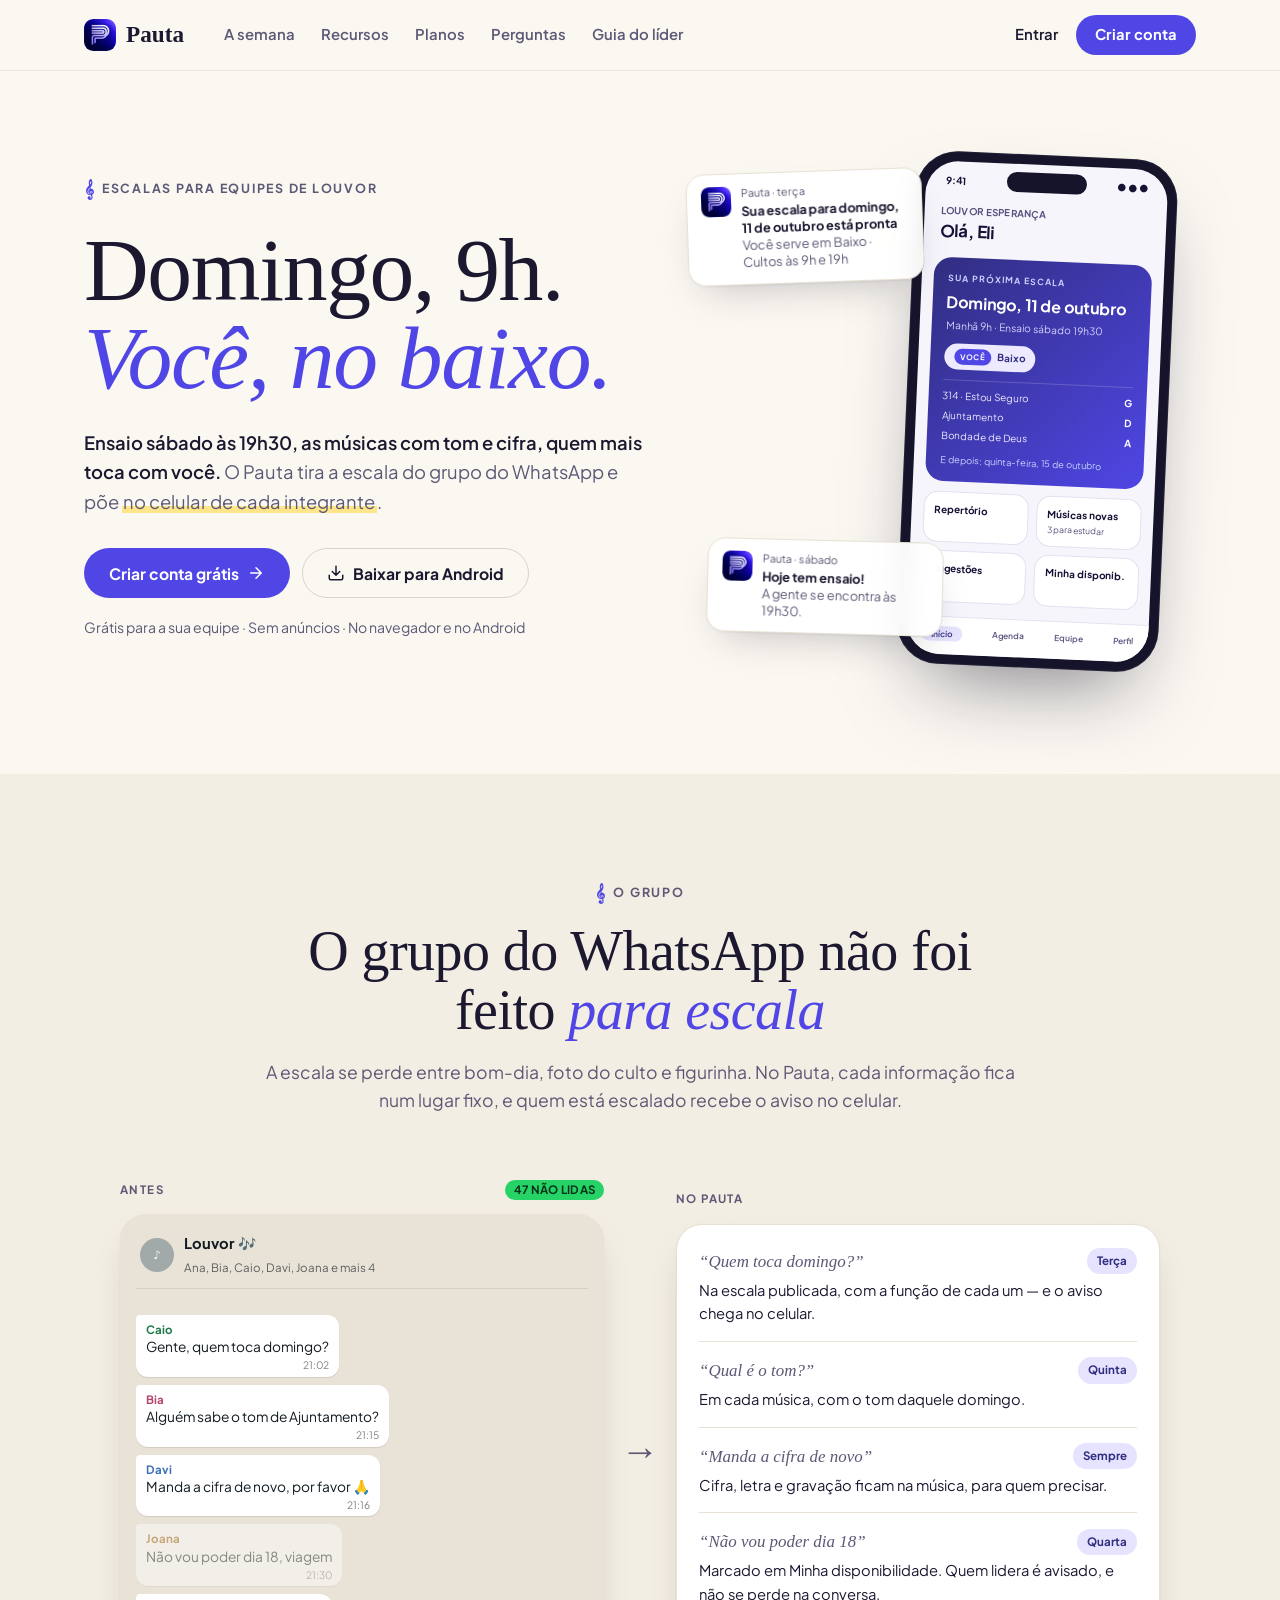
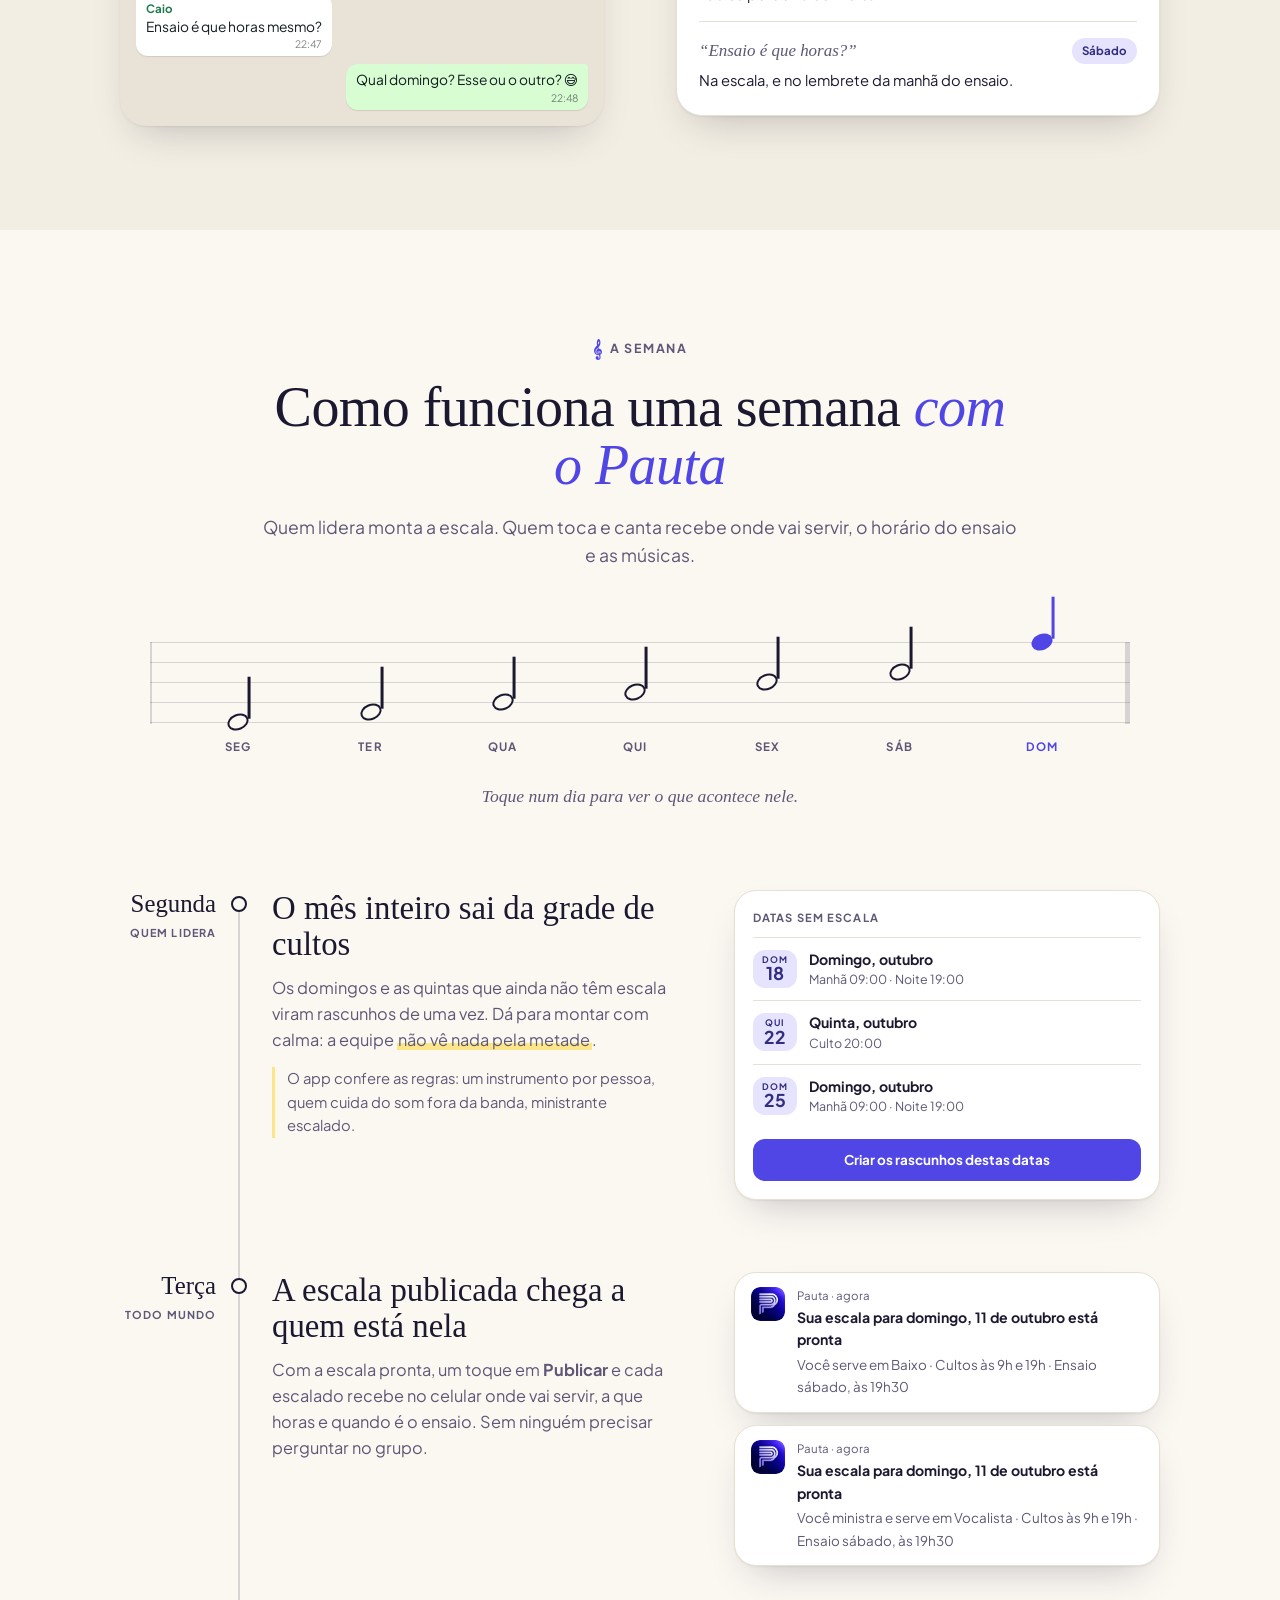
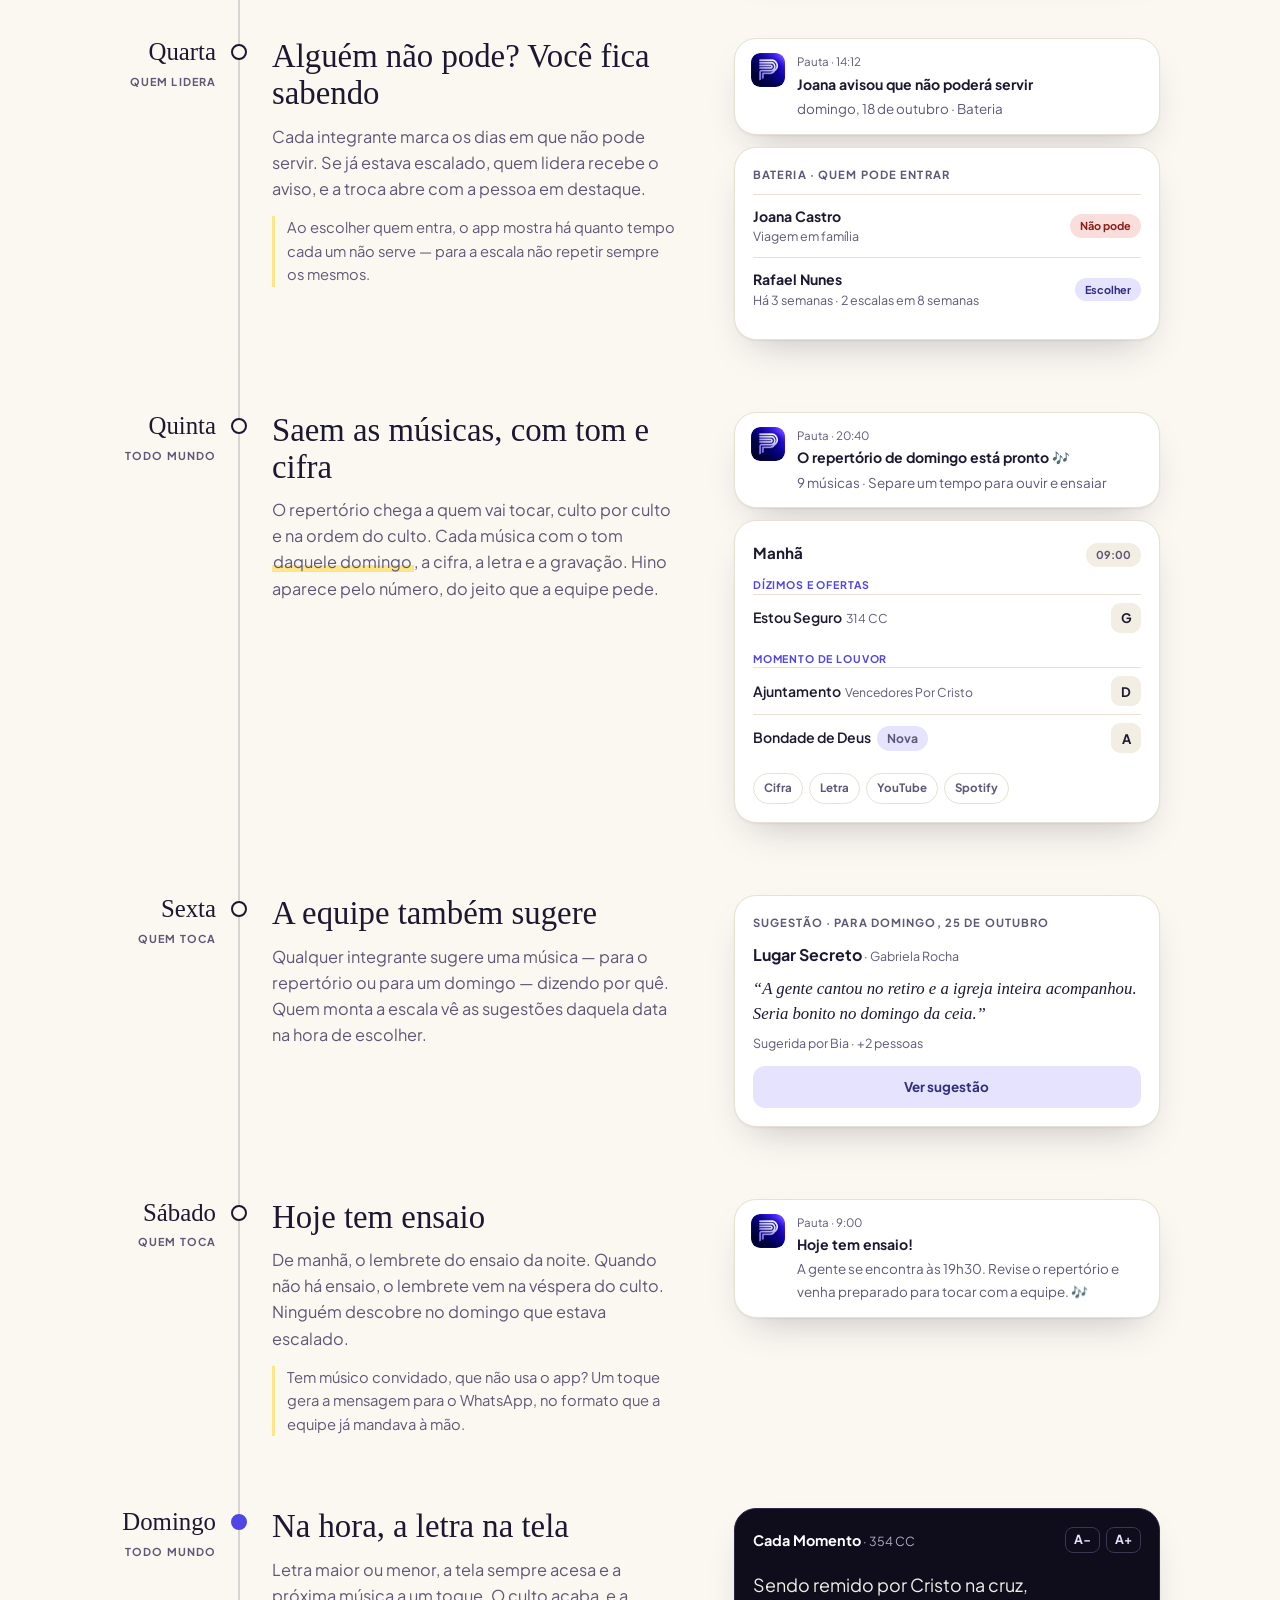
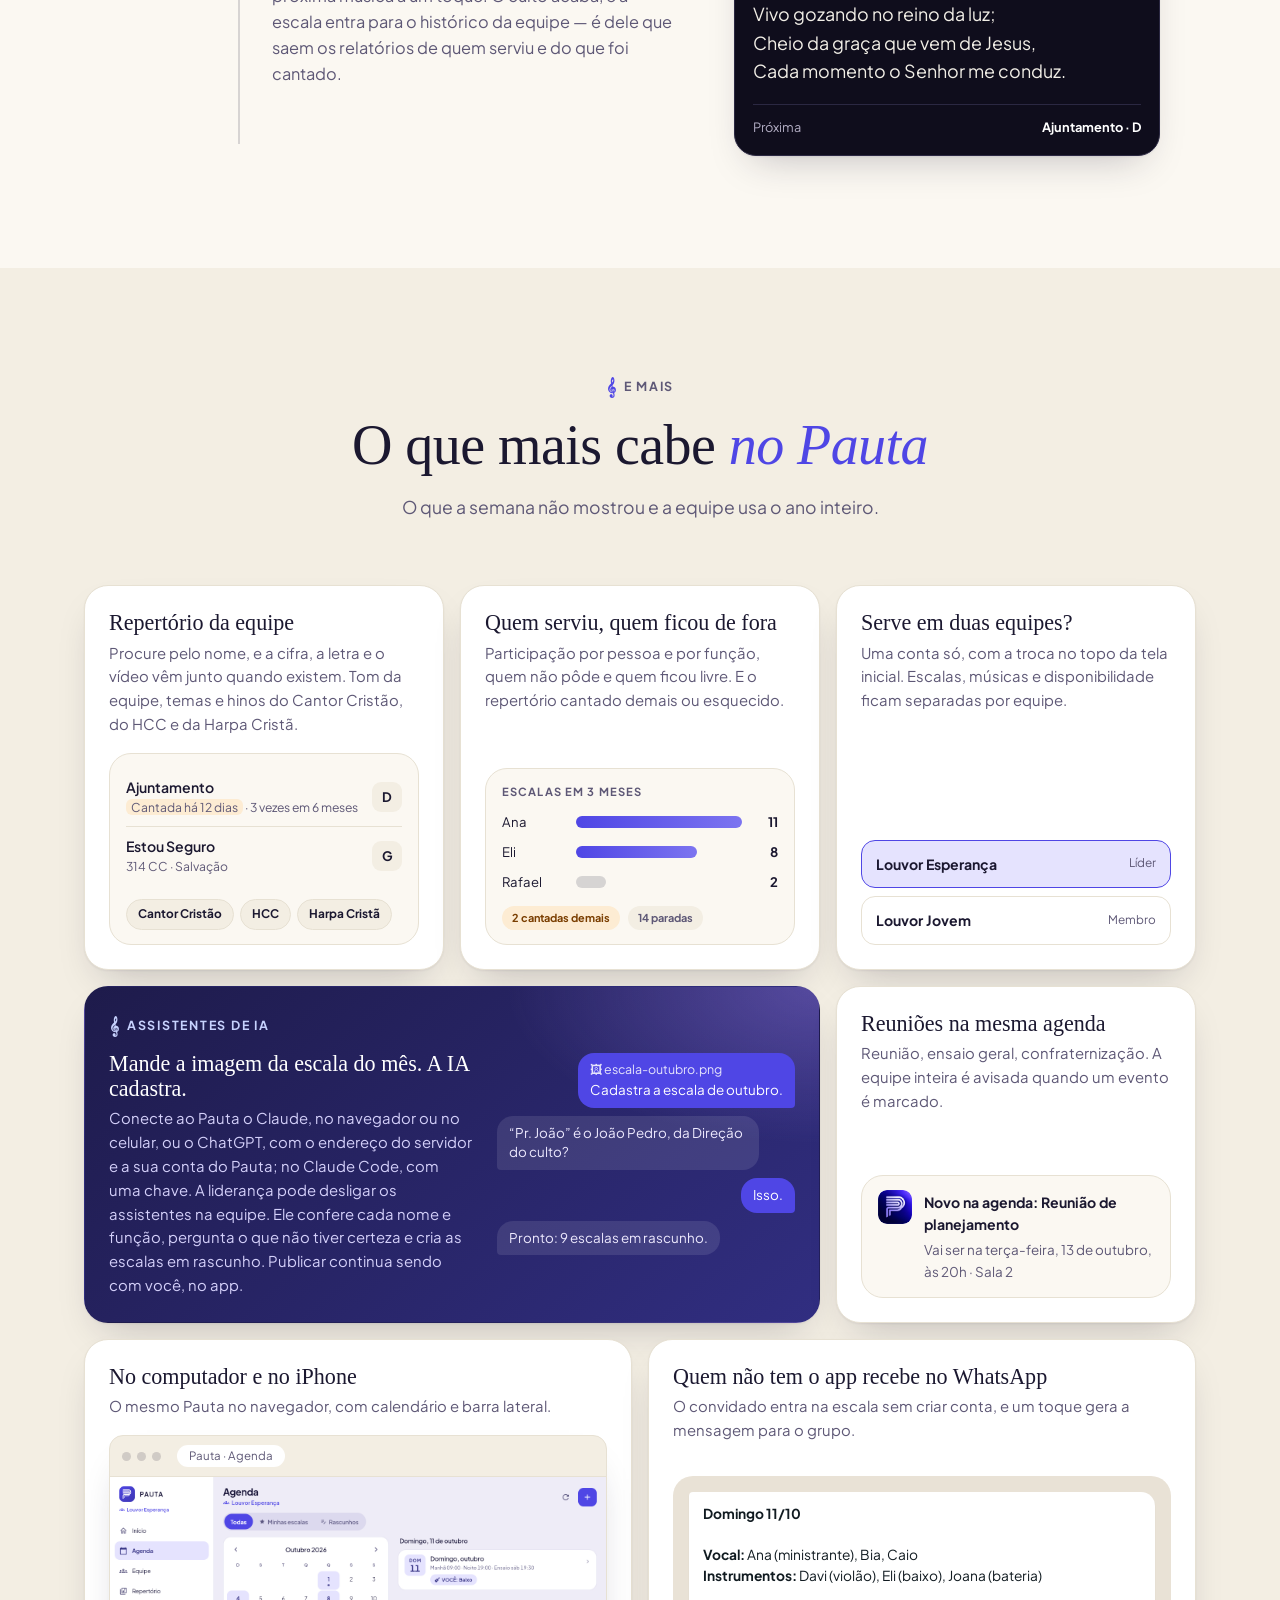
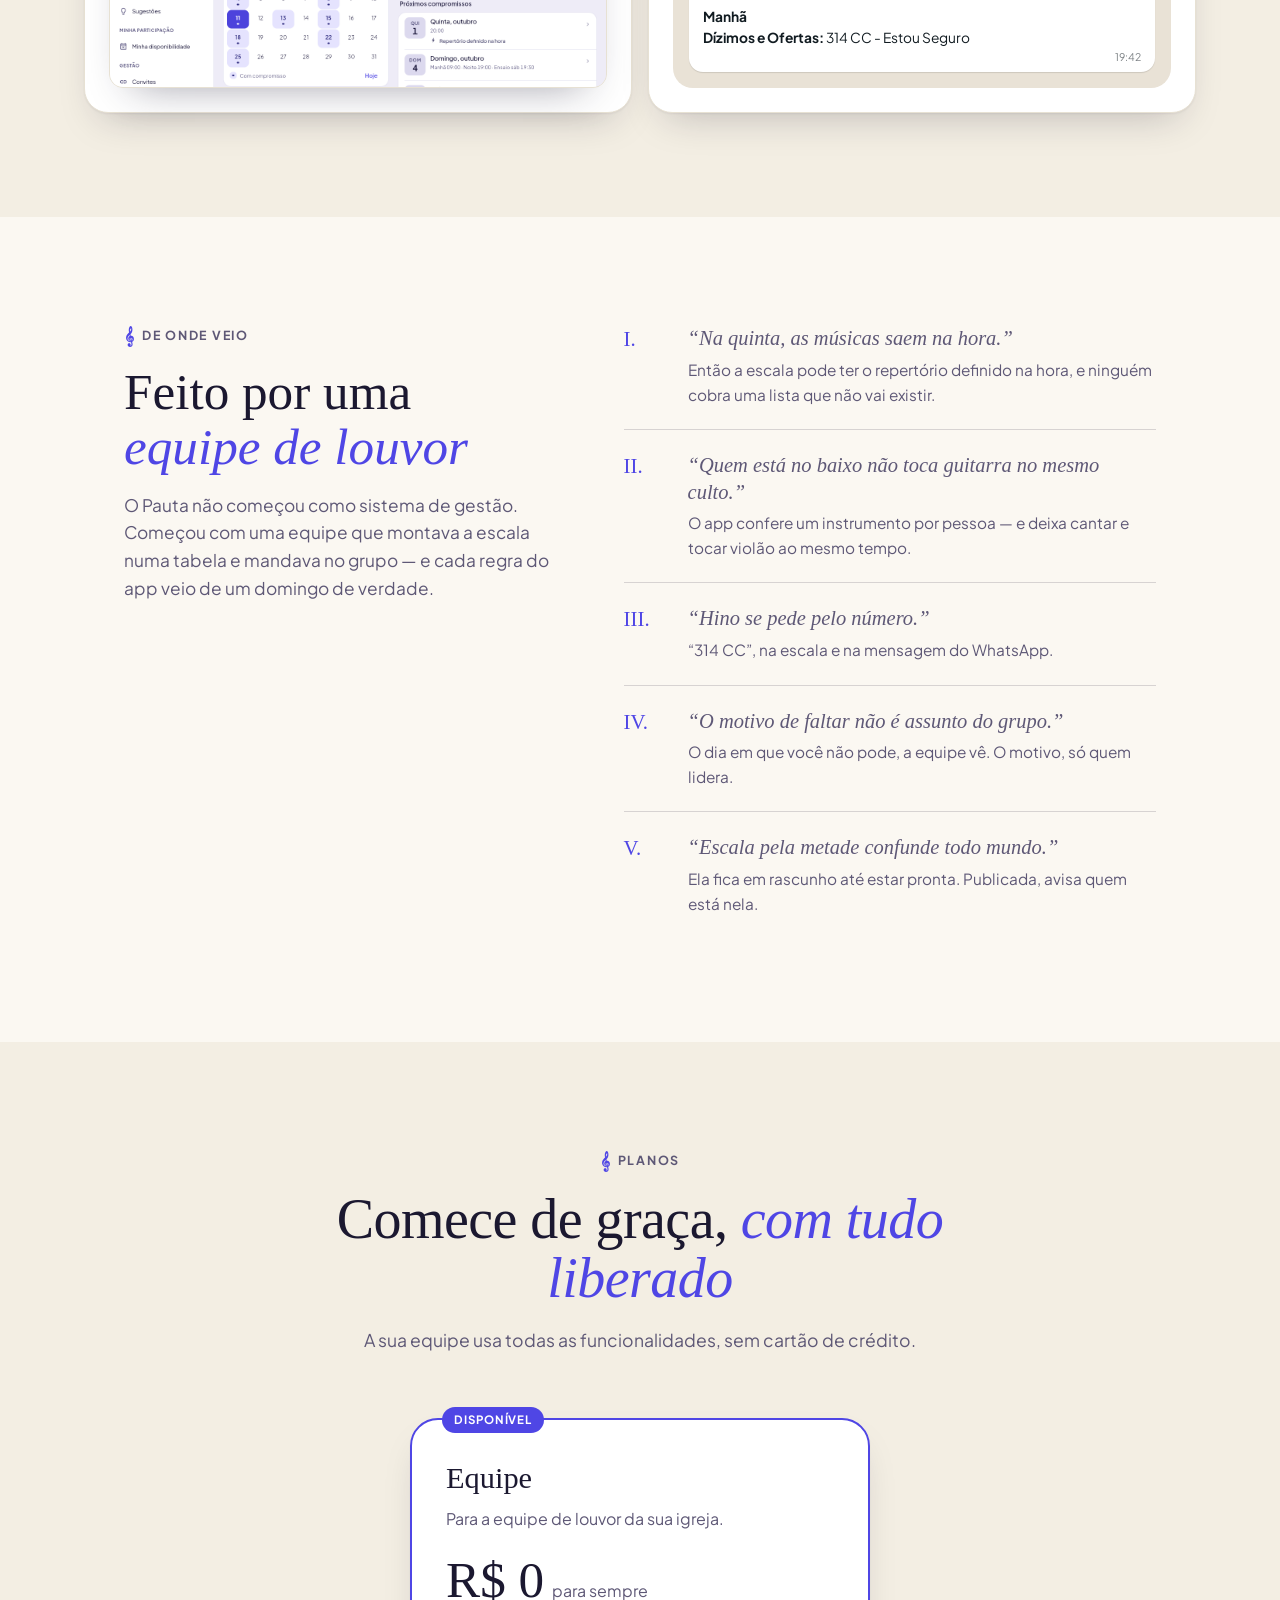
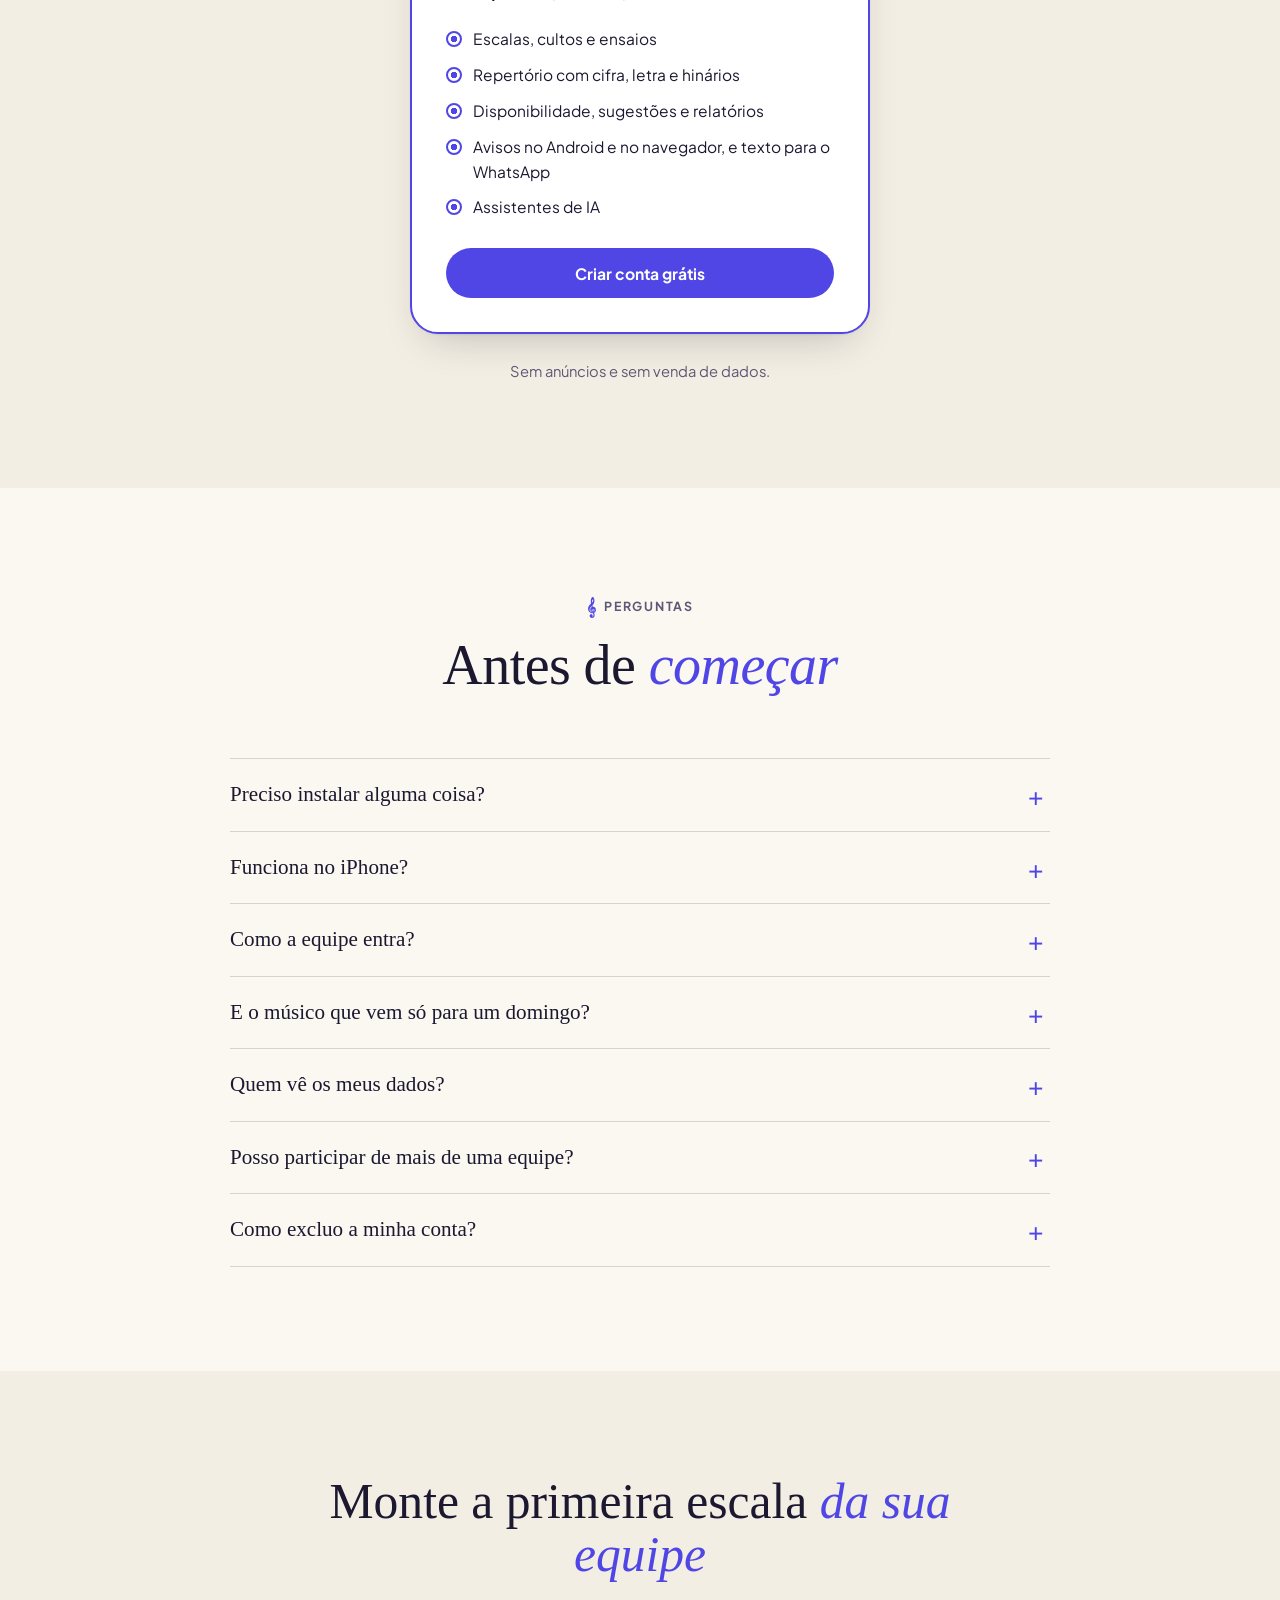
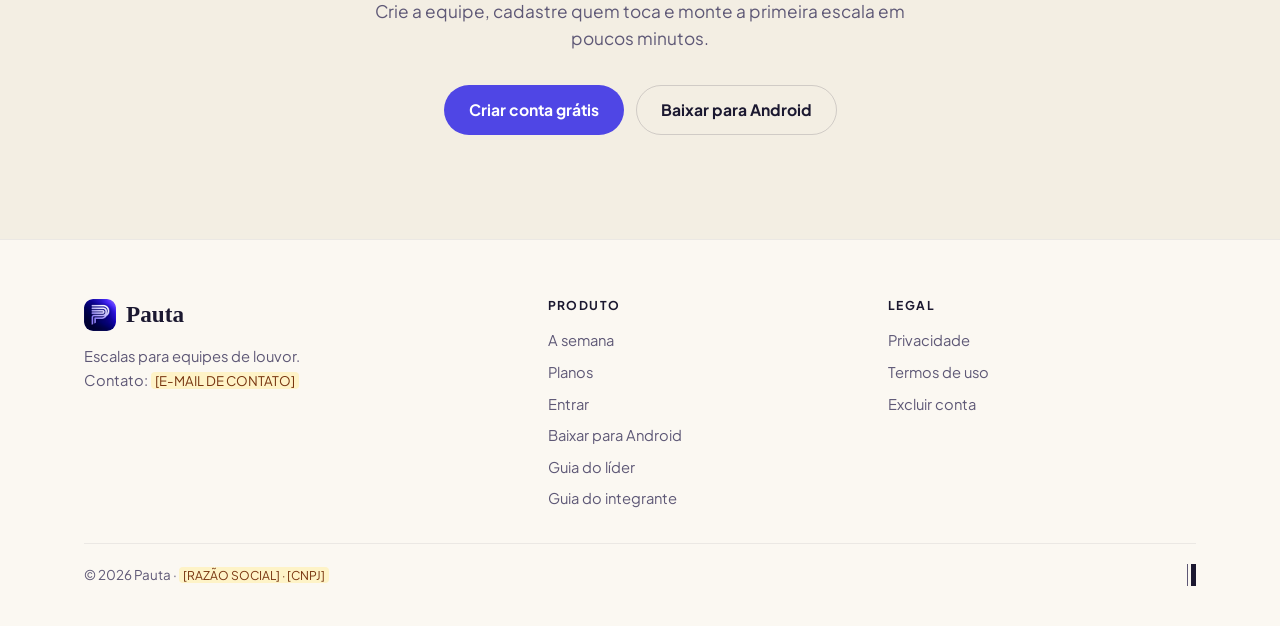
<file: index.html>
<!DOCTYPE html>
<html lang="pt-BR">
<head>
  <meta charset="UTF-8">
  <meta name="viewport" content="width=device-width, initial-scale=1">
  <title>Pauta — Escalas para equipes de louvor</title>
  <meta name="description" content="O Pauta organiza a semana da equipe de louvor: a escala, o ensaio e as músicas com tom, cifra e letra, no celular de cada um. No navegador e no Android.">
  <meta name="theme-color" content="#FBF8F2">
  <link rel="icon" type="image/png" sizes="32x32" href="assets/img/icon-32.png">
  <link rel="apple-touch-icon" href="assets/img/icon-180.png">
  <link rel="preload" href="assets/fonts/PlusJakartaSans-Regular.ttf" as="font" type="font/ttf" crossorigin>
  <link rel="stylesheet" href="assets/styles.css">

  <meta property="og:type" content="website">
  <meta property="og:locale" content="pt_BR">
  <meta property="og:site_name" content="Pauta">
  <meta property="og:title" content="Pauta — Escalas para equipes de louvor">
  <meta property="og:description" content="Domingo, 9h. Você, no baixo. A escala, o ensaio e as músicas com tom e cifra no celular de cada um.">
  <meta property="og:url" content="https://pautalouvor.com.br/">
  <meta property="og:image" content="https://pautalouvor.com.br/assets/img/og.png">
  <meta property="og:image:width" content="1200">
  <meta property="og:image:height" content="630">
  <link rel="canonical" href="https://pautalouvor.com.br/">
  <meta name="twitter:card" content="summary_large_image">
  <!--
    Página estática, sem build e sem JavaScript. Desde 15/10/2026 o site é
    pautalouvor.com.br e o app é app.pautalouvor.com.br (os endereços antigos
    do Railway continuam respondendo); ao trocar de novo, procure pelos dois
    neste arquivo, nos guias, no robots.txt e no sitemap.xml.

    Regra herdada do AGENTS.md: o que esta página promete é o que o código
    faz. Os avisos reproduzem os textos reais do backend
    (backend/src/modules/notifications); mudou o texto lá, mude aqui.
  -->
</head>
<body>
  <a class="skip" href="#conteudo">Pular para o conteúdo</a>

  <header class="topbar">
    <div class="wrap">
      <a class="brand" href="#topo" aria-label="Pauta, início">
        <img src="assets/img/icon-96.png" alt="" width="32" height="32">
        <span>Pauta</span>
      </a>
      <nav class="nav" aria-label="Seções">
        <a href="#semana">A semana</a>
        <a href="#recursos">Recursos</a>
        <a href="#planos">Planos</a>
        <a href="#perguntas">Perguntas</a>
        <a href="guia/lider.html">Guia do líder</a>
      </nav>
      <div class="topbar-actions">
        <a class="login" href="https://app.pautalouvor.com.br/#/login">Entrar</a>
        <a class="btn btn-primary btn-sm" href="https://app.pautalouvor.com.br/#/cadastro">Criar conta</a>
      </div>
    </div>
  </header>

  <main id="conteudo">
    <section class="hero" id="topo">
      <div class="wrap grid">
        <div>
          <span class="kicker">Escalas para equipes de louvor</span>
          <h1>Domingo, 9h.<br><em>Você, no baixo.</em></h1>
          <p class="lead">
            <strong>Ensaio sábado às 19h30, as músicas com tom e cifra, quem mais toca com você.</strong>
            O Pauta tira a escala do grupo do WhatsApp e põe <span class="hl">no celular de cada integrante</span>.
          </p>
          <div class="ctas">
            <a class="btn btn-primary" href="https://app.pautalouvor.com.br/#/cadastro">
              Criar conta grátis
              <svg viewBox="0 0 24 24" fill="none" stroke="currentColor" stroke-width="2" stroke-linecap="round" stroke-linejoin="round" aria-hidden="true"><path d="M5 12h14M12 5l7 7-7 7"/></svg>
            </a>
            <a class="btn btn-line" href="https://github.com/simonscabello/pauta-app/releases/latest/download/louve.apk">
              <svg viewBox="0 0 24 24" fill="none" stroke="currentColor" stroke-width="2" stroke-linecap="round" stroke-linejoin="round" aria-hidden="true"><path d="M21 15v4a2 2 0 0 1-2 2H5a2 2 0 0 1-2-2v-4"/><path d="m7 10 5 5 5-5M12 15V3"/></svg>
              Baixar para Android
            </a>
          </div>
          <p class="fine">Grátis para a sua equipe · Sem anúncios · No navegador e no Android</p>
        </div>

        <div class="stage" aria-hidden="true">
          <div class="toast t1">
            <img src="assets/img/icon-96.png" alt="">
            <div>
              <div class="meta">Pauta · terça</div>
              <strong>Sua escala para domingo, 11 de outubro está pronta</strong>
              <span>Você serve em Baixo · Cultos às 9h e 19h</span>
            </div>
          </div>

          <div class="phone">
            <div class="screen">
              <div class="notch"></div>
              <div class="m-status"><span>9:41</span><span>● ● ●</span></div>
              <div class="m-head">
                <div class="m-team">LOUVOR ESPERANÇA</div>
                <div class="m-title">Olá, Eli</div>
              </div>
              <div class="m-hero">
                <div class="m-kicker">Sua próxima escala</div>
                <div class="m-date">Domingo, 11 de outubro</div>
                <div class="m-sub">Manhã 9h · Ensaio sábado 19h30</div>
                <div class="m-role"><b>VOCÊ</b> Baixo</div>
                <div class="m-songs">
                  <div class="m-song"><span>314 · Estou Seguro</span><span>G</span></div>
                  <div class="m-song"><span>Ajuntamento</span><span>D</span></div>
                  <div class="m-song"><span>Bondade de Deus</span><span>A</span></div>
                </div>
                <div class="m-next">E depois: quinta-feira, 15 de outubro</div>
              </div>
              <div class="m-grid">
                <div class="m-tile"><strong>Repertório</strong><small>&nbsp;</small></div>
                <div class="m-tile"><strong>Músicas novas</strong><small>3 para estudar</small></div>
                <div class="m-tile"><strong>Sugestões</strong><small>&nbsp;</small></div>
                <div class="m-tile"><strong>Minha disponib.</strong><small>&nbsp;</small></div>
              </div>
              <div class="m-nav"><span class="on">Início</span><span>Agenda</span><span>Equipe</span><span>Perfil</span></div>
            </div>
          </div>

          <div class="toast t2">
            <img src="assets/img/icon-96.png" alt="">
            <div>
              <div class="meta">Pauta · sábado</div>
              <strong>Hoje tem ensaio!</strong>
              <span>A gente se encontra às 19h30.</span>
            </div>
          </div>
        </div>
      </div>
    </section>

    <section class="block alt" id="grupo">
      <div class="wrap">
        <div class="section-head">
          <span class="kicker">O grupo</span>
          <h2>O grupo do WhatsApp não foi feito <em>para escala</em></h2>
          <p>A escala se perde entre bom-dia, foto do culto e figurinha. No Pauta, cada informação fica num lugar fixo, e quem está escalado recebe o aviso no celular.</p>
        </div>

        <div class="versus">
          <div>
            <div class="cap"><span>Antes</span><span class="unread">47 não lidas</span></div>
            <div class="group" aria-label="Exemplo de conversa no grupo da equipe">
              <div class="head">
                <span class="avatar">♪</span>
                <div><b>Louvor 🎶</b><span>Ana, Bia, Caio, Davi, Joana e mais 4</span></div>
              </div>
              <div class="msg"><span class="who c1">Caio</span>Gente, quem toca domingo?<span class="t">21:02</span></div>
              <div class="msg"><span class="who c2">Bia</span>Alguém sabe o tom de Ajuntamento?<span class="t">21:15</span></div>
              <div class="msg"><span class="who c3">Davi</span>Manda a cifra de novo, por favor 🙏<span class="t">21:16</span></div>
              <div class="msg faded"><span class="who c4">Joana</span>Não vou poder dia 18, viagem<span class="t">21:30</span></div>
              <div class="msg"><span class="who c1">Caio</span>Ensaio é que horas mesmo?<span class="t">22:47</span></div>
              <div class="msg me">Qual domingo? Esse ou o outro? 😅<span class="t">22:48</span></div>
            </div>
          </div>

          <div class="arrow" aria-hidden="true">→</div>

          <div>
            <div class="cap"><span>No Pauta</span></div>
            <div class="answers">
              <div class="answer"><span class="q">“Quem toca domingo?”</span><span class="tag">Terça</span><span class="where">Na escala publicada, com a função de cada um — e o aviso chega no celular.</span></div>
              <div class="answer"><span class="q">“Qual é o tom?”</span><span class="tag">Quinta</span><span class="where">Em cada música, com o tom daquele domingo.</span></div>
              <div class="answer"><span class="q">“Manda a cifra de novo”</span><span class="tag">Sempre</span><span class="where">Cifra, letra e gravação ficam na música, para quem precisar.</span></div>
              <div class="answer"><span class="q">“Não vou poder dia 18”</span><span class="tag">Quarta</span><span class="where">Marcado em Minha disponibilidade. Quem lidera é avisado, e não se perde na conversa.</span></div>
              <div class="answer"><span class="q">“Ensaio é que horas?”</span><span class="tag">Sábado</span><span class="where">Na escala, e no lembrete da manhã do ensaio.</span></div>
            </div>
          </div>
        </div>
      </div>
    </section>

    <section class="week" id="semana">
      <div class="wrap">
        <div class="section-head">
          <span class="kicker">A semana</span>
          <h2>Como funciona uma semana <em>com o Pauta</em></h2>
          <p>Quem lidera monta a escala. Quem toca e canta recebe onde vai servir, o horário do ensaio e as músicas.</p>
        </div>
        <div class="staff-band in-week">
          <nav class="staff" aria-label="Os dias da semana de uma escala">
            <a class="note" href="#segunda" style="left:9%"><i style="top:80px"></i><b>Seg</b></a>
            <a class="note" href="#terca" style="left:22.5%"><i style="top:70px"></i><b>Ter</b></a>
            <a class="note" href="#quarta" style="left:36%"><i style="top:60px"></i><b>Qua</b></a>
            <a class="note" href="#quinta" style="left:49.5%"><i style="top:50px"></i><b>Qui</b></a>
            <a class="note" href="#sexta" style="left:63%"><i style="top:40px"></i><b>Sex</b></a>
            <a class="note" href="#sabado" style="left:76.5%"><i style="top:30px"></i><b>Sáb</b></a>
            <a class="note sun" href="#domingo" style="left:91%"><i style="top:0"></i><b>Dom</b></a>
          </nav>
          <p class="staff-caption">Toque num dia para ver o que acontece nele.</p>
        </div>

        <div class="days">
          <article class="day" id="segunda">
            <div class="when"><span class="d">Segunda</span><span class="who">Quem lidera</span></div>
            <div class="copy">
              <h3>O mês inteiro sai da grade de cultos</h3>
              <p>Os domingos e as quintas que ainda não têm escala viram rascunhos de uma vez. Dá para montar com calma: a equipe <span class="hl">não vê nada pela metade</span>.</p>
              <p class="aside">O app confere as regras: um instrumento por pessoa, quem cuida do som fora da banda, ministrante escalado.</p>
            </div>
            <div class="snip" aria-hidden="true">
              <div class="label">Datas sem escala</div>
              <div class="snip-row"><div class="datebox"><small>DOM</small><strong>18</strong></div><div class="t"><strong>Domingo, outubro</strong><span>Manhã 09:00 · Noite 19:00</span></div></div>
              <div class="snip-row"><div class="datebox"><small>QUI</small><strong>22</strong></div><div class="t"><strong>Quinta, outubro</strong><span>Culto 20:00</span></div></div>
              <div class="snip-row"><div class="datebox"><small>DOM</small><strong>25</strong></div><div class="t"><strong>Domingo, outubro</strong><span>Manhã 09:00 · Noite 19:00</span></div></div>
              <span class="snip-btn">Criar os rascunhos destas datas</span>
            </div>
          </article>

          <article class="day" id="terca">
            <div class="when"><span class="d">Terça</span><span class="who">Todo mundo</span></div>
            <div class="copy">
              <h3>A escala publicada chega a quem está nela</h3>
              <p>Com a escala pronta, um toque em <strong>Publicar</strong> e cada escalado recebe no celular onde vai servir, a que horas e quando é o ensaio. Sem ninguém precisar perguntar no grupo.</p>
            </div>
            <div aria-hidden="true">
              <div class="snip small push">
                <img src="assets/img/icon-96.png" alt="">
                <div>
                  <div class="meta">Pauta · agora</div>
                  <strong>Sua escala para domingo, 11 de outubro está pronta</strong>
                  <span>Você serve em Baixo · Cultos às 9h e 19h · Ensaio sábado, às 19h30</span>
                </div>
              </div>
              <div class="snip small push">
                <img src="assets/img/icon-96.png" alt="">
                <div>
                  <div class="meta">Pauta · agora</div>
                  <strong>Sua escala para domingo, 11 de outubro está pronta</strong>
                  <span>Você ministra e serve em Vocalista · Cultos às 9h e 19h · Ensaio sábado, às 19h30</span>
                </div>
              </div>
            </div>
          </article>

          <article class="day" id="quarta">
            <div class="when"><span class="d">Quarta</span><span class="who">Quem lidera</span></div>
            <div class="copy">
              <h3>Alguém não pode? Você fica sabendo</h3>
              <p>Cada integrante marca os dias em que não pode servir. Se já estava escalado, quem lidera recebe o aviso, e a troca abre com a pessoa em destaque.</p>
              <p class="aside">Ao escolher quem entra, o app mostra há quanto tempo cada um não serve — para a escala não repetir sempre os mesmos.</p>
            </div>
            <div aria-hidden="true">
              <div class="snip small push">
                <img src="assets/img/icon-96.png" alt="">
                <div>
                  <div class="meta">Pauta · 14:12</div>
                  <strong>Joana avisou que não poderá servir</strong>
                  <span>domingo, 18 de outubro · Bateria</span>
                </div>
              </div>
              <div class="snip">
                <div class="label">Bateria · quem pode entrar</div>
                <div class="snip-row"><div class="t"><strong>Joana Castro</strong><span>Viagem em família</span></div><span class="pill warn">Não pode</span></div>
                <div class="snip-row"><div class="t"><strong>Rafael Nunes</strong><span>Há 3 semanas · 2 escalas em 8 semanas</span></div><span class="pill brand">Escolher</span></div>
              </div>
            </div>
          </article>

          <article class="day" id="quinta">
            <div class="when"><span class="d">Quinta</span><span class="who">Todo mundo</span></div>
            <div class="copy">
              <h3>Saem as músicas, com tom e cifra</h3>
              <p>O repertório chega a quem vai tocar, culto por culto e na ordem do culto. Cada música com o tom <span class="hl">daquele domingo</span>, a cifra, a letra e a gravação. Hino aparece pelo número, do jeito que a equipe pede.</p>
            </div>
            <div aria-hidden="true">
              <div class="snip small push">
                <img src="assets/img/icon-96.png" alt="">
                <div>
                  <div class="meta">Pauta · 20:40</div>
                  <strong>O repertório de domingo está pronto 🎶</strong>
                  <span>9 músicas · Separe um tempo para ouvir e ensaiar</span>
                </div>
              </div>
              <div class="snip">
                <div class="set-h"><strong>Manhã</strong><span class="pill">09:00</span></div>
                <div class="moment">Dízimos e Ofertas</div>
                <div class="song"><div class="n"><strong>Estou Seguro</strong><span>314 CC</span></div><span class="key">G</span></div>
                <div class="moment">Momento de Louvor</div>
                <div class="song"><div class="n"><strong>Ajuntamento</strong><span>Vencedores Por Cristo</span></div><span class="key">D</span></div>
                <div class="song"><div class="n"><strong>Bondade de Deus</strong> <span class="pill brand">Nova</span></div><span class="key">A</span></div>
                <div class="chips"><span class="chip">Cifra</span><span class="chip">Letra</span><span class="chip">YouTube</span><span class="chip">Spotify</span></div>
              </div>
            </div>
          </article>

          <article class="day" id="sexta">
            <div class="when"><span class="d">Sexta</span><span class="who">Quem toca</span></div>
            <div class="copy">
              <h3>A equipe também sugere</h3>
              <p>Qualquer integrante sugere uma música — para o repertório ou para um domingo — dizendo por quê. Quem monta a escala vê as sugestões daquela data na hora de escolher.</p>
            </div>
            <div class="snip" aria-hidden="true">
              <div class="label">Sugestão · para domingo, 25 de outubro</div>
              <strong style="font-size:1rem">Lugar Secreto</strong> <span class="by">· Gabriela Rocha</span>
              <p class="quote">“A gente cantou no retiro e a igreja inteira acompanhou. Seria bonito no domingo da ceia.”</p>
              <p class="by">Sugerida por Bia · +2 pessoas</p>
              <span class="snip-btn soft">Ver sugestão</span>
            </div>
          </article>

          <article class="day" id="sabado">
            <div class="when"><span class="d">Sábado</span><span class="who">Quem toca</span></div>
            <div class="copy">
              <h3>Hoje tem ensaio</h3>
              <p>De manhã, o lembrete do ensaio da noite. Quando não há ensaio, o lembrete vem na véspera do culto. Ninguém descobre no domingo que estava escalado.</p>
              <p class="aside">Tem músico convidado, que não usa o app? Um toque gera a mensagem para o WhatsApp, no formato que a equipe já mandava à mão.</p>
            </div>
            <div aria-hidden="true">
              <div class="snip small push">
                <img src="assets/img/icon-96.png" alt="">
                <div>
                  <div class="meta">Pauta · 9:00</div>
                  <strong>Hoje tem ensaio!</strong>
                  <span>A gente se encontra às 19h30. Revise o repertório e venha preparado para tocar com a equipe. 🎶</span>
                </div>
              </div>
            </div>
          </article>

          <article class="day sun" id="domingo">
            <div class="when"><span class="d">Domingo</span><span class="who">Todo mundo</span></div>
            <div class="copy">
              <h3>Na hora, a letra na tela</h3>
              <p>Letra maior ou menor, a tela sempre acesa e a próxima música a um toque. O culto acaba, e a escala entra para o histórico da equipe — é dele que saem os relatórios de quem serviu e do que foi cantado.</p>
            </div>
            <div class="snip lyrics" aria-hidden="true">
              <div class="top"><span><b>Cada Momento</b> · 354 CC</span><span class="ctrl"><span>A−</span><span>A+</span></span></div>
              <!--
                Domínio público: letra de Daniel Webster Whittle (1840–1901),
                tradução de Salomão Luiz Ginsburg (1867–1927), 1909. É o texto
                do Cantor Cristão, e não o do HCC 183, que pode ter sido revisto.
                Letra de outra música não entra aqui sem a mesma conferência.
              -->
              <p class="verse">Sendo remido por Cristo na cruz,<br>Vivo gozando no reino da luz;<br>Cheio da graça que vem de Jesus,<br>Cada momento o Senhor me conduz.</p>
              <div class="next"><span>Próxima</span><b>Ajuntamento · D</b></div>
            </div>
          </article>
        </div>
      </div>
    </section>

    <section class="block alt" id="recursos">
      <div class="wrap">
        <div class="section-head">
          <span class="kicker">E mais</span>
          <h2>O que mais cabe <em>no Pauta</em></h2>
          <p>O que a semana não mostrou e a equipe usa o ano inteiro.</p>
        </div>

        <div class="bento">
          <article class="tile w2">
            <div>
              <h3>Repertório da equipe</h3>
              <p>Procure pelo nome, e a cifra, a letra e o vídeo vêm junto quando existem. Tom da equipe, temas e hinos do Cantor Cristão, do HCC e da Harpa Cristã.</p>
            </div>
            <div class="demo snip" aria-hidden="true">
              <div class="song"><div class="n"><strong>Ajuntamento</strong><span class="hist"><span class="recent">Cantada há 12 dias</span> · 3 vezes em 6 meses</span></div><span class="key">D</span></div>
              <div class="song"><div class="n"><strong>Estou Seguro</strong><span class="hist">314 CC · Salvação</span></div><span class="key">G</span></div>
              <div class="books"><span class="book">Cantor Cristão</span><span class="book">HCC</span><span class="book">Harpa Cristã</span></div>
            </div>
          </article>

          <article class="tile w2">
            <div>
              <h3>Quem serviu, quem ficou de fora</h3>
              <p>Participação por pessoa e por função, quem não pôde e quem ficou livre. E o repertório cantado demais ou esquecido.</p>
            </div>
            <div class="demo snip" aria-hidden="true">
              <div class="label">Escalas em 3 meses</div>
              <div class="bars">
                <div class="bar"><span>Ana</span><i style="width:100%"></i><b>11</b></div>
                <div class="bar"><span>Eli</span><i style="width:73%"></i><b>8</b></div>
                <div class="bar"><span>Rafael</span><i class="low" style="width:18%"></i><b>2</b></div>
              </div>
              <div class="flags"><span class="pill draft">2 cantadas demais</span><span class="pill">14 paradas</span></div>
            </div>
          </article>

          <article class="tile w2">
            <div>
              <h3>Serve em duas equipes?</h3>
              <p>Uma conta só, com a troca no topo da tela inicial. Escalas, músicas e disponibilidade ficam separadas por equipe.</p>
            </div>
            <div class="demo teams hide-sm" aria-hidden="true">
              <div class="teamrow on"><b>Louvor Esperança</b><span>Líder</span></div>
              <div class="teamrow"><b>Louvor Jovem</b><span>Membro</span></div>
            </div>
          </article>

          <article class="tile w4 dark">
            <div class="ai-grid">
              <div>
                <span class="kicker">Assistentes de IA</span>
                <h3 style="margin-top:10px">Mande a imagem da escala do mês. A IA cadastra.</h3>
                <p>Conecte ao Pauta o Claude, no navegador ou no celular, ou o ChatGPT, com o endereço do servidor e a sua conta do Pauta; no Claude Code, com uma chave. A liderança pode desligar os assistentes na equipe. Ele confere cada nome e função, pergunta o que não tiver certeza e cria as escalas em rascunho. Publicar continua sendo com você, no app.</p>
              </div>
              <div class="chat" aria-hidden="true">
                <div class="bubble me"><span class="file">🖼 escala-outubro.png</span>Cadastra a escala de outubro.</div>
                <div class="bubble ai">“Pr. João” é o João Pedro, da Direção do culto?</div>
                <div class="bubble me">Isso.</div>
                <div class="bubble ai">Pronto: 9 escalas em rascunho.</div>
              </div>
            </div>
          </article>

          <article class="tile w2">
            <div>
              <h3>Reuniões na mesma agenda</h3>
              <p>Reunião, ensaio geral, confraternização. A equipe inteira é avisada quando um evento é marcado.</p>
            </div>
            <div class="demo snip small push hide-sm" aria-hidden="true">
              <img src="assets/img/icon-96.png" alt="">
              <div>
                <strong>Novo na agenda: Reunião de planejamento</strong>
                <span>Vai ser na terça-feira, 13 de outubro, às 20h · Sala 2</span>
              </div>
            </div>
          </article>

          <article class="tile w3">
            <div>
              <h3>No computador e no iPhone</h3>
              <p>O mesmo Pauta no navegador, com calendário e barra lateral.</p>
            </div>
            <div class="demo browser hide-sm" aria-hidden="true">
              <div class="bar-top"><i></i><i></i><i></i><span>Pauta · Agenda</span></div>
              <img src="assets/img/app-agenda.png" alt="" width="1280" height="800" loading="lazy">
            </div>
          </article>

          <article class="tile w3">
            <div>
              <h3>Quem não tem o app recebe no WhatsApp</h3>
              <p>O convidado entra na escala sem criar conta, e um toque gera a mensagem para o grupo.</p>
            </div>
            <div class="demo wa-wrap" aria-hidden="true">
              <div class="wa-msg"><b>Domingo 11/10</b>

<b>Vocal:</b> Ana (ministrante), Bia, Caio
<b>Instrumentos:</b> Davi (violão), Eli (baixo), Joana (bateria)

<b>Manhã</b>
<b>Dízimos e Ofertas:</b> 314 CC - Estou Seguro<span class="time">19:42</span></div>
            </div>
          </article>
        </div>
      </div>
    </section>

    <section class="block" id="origem">
      <div class="wrap origin">
        <div class="intro">
          <span class="kicker">De onde veio</span>
          <h2>Feito por uma <em>equipe de louvor</em></h2>
          <p>O Pauta não começou como sistema de gestão. Começou com uma equipe que montava a escala numa tabela e mandava no grupo — e cada regra do app veio de um domingo de verdade.</p>
        </div>
        <ol class="rules">
          <li><span class="q">“Na quinta, as músicas saem na hora.”</span><span>Então a escala pode ter o repertório definido na hora, e ninguém cobra uma lista que não vai existir.</span></li>
          <li><span class="q">“Quem está no baixo não toca guitarra no mesmo culto.”</span><span>O app confere um instrumento por pessoa — e deixa cantar e tocar violão ao mesmo tempo.</span></li>
          <li><span class="q">“Hino se pede pelo número.”</span><span>“314 CC”, na escala e na mensagem do WhatsApp.</span></li>
          <li><span class="q">“O motivo de faltar não é assunto do grupo.”</span><span>O dia em que você não pode, a equipe vê. O motivo, só quem lidera.</span></li>
          <li><span class="q">“Escala pela metade confunde todo mundo.”</span><span>Ela fica em rascunho até estar pronta. Publicada, avisa quem está nela.</span></li>
        </ol>
      </div>
    </section>

    <section class="block alt" id="planos">
      <div class="wrap">
        <div class="section-head">
          <span class="kicker">Planos</span>
          <h2>Comece de graça, <em>com tudo liberado</em></h2>
          <p>A sua equipe usa todas as funcionalidades, sem cartão de crédito.</p>
        </div>
        <div class="plans">
          <article class="plan featured">
            <span class="ribbon">Disponível</span>
            <h3>Equipe</h3>
            <p class="for">Para a equipe de louvor da sua igreja.</p>
            <div class="price"><strong>R$ 0</strong><span>para sempre</span></div>
            <ul class="ticks">
              <li>Escalas, cultos e ensaios</li>
              <li>Repertório com cifra, letra e hinários</li>
              <li>Disponibilidade, sugestões e relatórios</li>
              <li>Avisos no Android e no navegador, e texto para o WhatsApp</li>
              <li>Assistentes de IA</li>
            </ul>
            <a class="btn btn-primary" href="https://app.pautalouvor.com.br/#/cadastro">Criar conta grátis</a>
          </article>
          <!-- O plano "Igreja" fica escondido até o dono decidir os
               diferenciais e o preço: no ar, ele mostrava o marcador
               [DIFERENCIAIS DO PLANO]. Para mostrar, tire o `hidden`. -->
          <article class="plan" hidden>
            <h3>Igreja</h3>
            <p class="for">Para igrejas com várias equipes e ministérios.</p>
            <div class="price"><strong class="ask">Sob consulta</strong></div>
            <ul class="ticks">
              <li>Tudo do plano Equipe</li>
              <li><mark class="todo">[DIFERENCIAIS DO PLANO]</mark></li>
            </ul>
            <a class="btn btn-line" href="#contato">Fale com a gente</a>
          </article>
        </div>
        <p class="plans-note">Sem anúncios e sem venda de dados.</p>
      </div>
    </section>

    <section class="block" id="perguntas">
      <div class="wrap">
        <div class="section-head">
          <span class="kicker">Perguntas</span>
          <h2>Antes de <em>começar</em></h2>
        </div>
        <div class="faq">
          <details>
            <summary>Preciso instalar alguma coisa?</summary>
            <p>Não. O Pauta funciona no navegador do celular ou do computador. No Android, também dá para instalar o aplicativo, que é o que recebe os avisos de escala e os lembretes.</p>
          </details>
          <details>
            <summary>Funciona no iPhone?</summary>
            <p>Sim, pelo navegador (Safari ou outro). Ainda não há aplicativo na App Store, e por isso o iPhone não recebe os avisos no celular.</p>
          </details>
          <details>
            <summary>Como a equipe entra?</summary>
            <p>Quem lidera cria a equipe e cadastra os integrantes. Depois, manda a cada um um convite com código; a pessoa cria a conta e já cai na equipe, com as funções que exerce.</p>
          </details>
          <details>
            <summary>E o músico que vem só para um domingo?</summary>
            <p>Ele entra como convidado: aparece na escala e na mensagem do WhatsApp, sem precisar criar conta.</p>
          </details>
          <details>
            <summary>Quem vê os meus dados?</summary>
            <p>Só a sua equipe. Outras equipes não veem nada. O motivo de você não poder num domingo fica só com quem lidera, e o Pauta não mostra anúncios nem vende dados.</p>
            <p>Os detalhes estão na <a href="https://app.pautalouvor.com.br/privacidade.html">política de privacidade</a>.</p>
          </details>
          <details>
            <summary>Posso participar de mais de uma equipe?</summary>
            <p>Sim. A mesma conta participa de quantas equipes precisar, e a troca é feita no topo da tela inicial.</p>
          </details>
          <details>
            <summary>Como excluo a minha conta?</summary>
            <p>Pelo próprio app, em Perfil › Meus dados › Excluir minha conta. O passo a passo também está <a href="https://app.pautalouvor.com.br/excluir-conta.html">nesta página</a>.</p>
          </details>
        </div>
      </div>
    </section>

    <section class="end alt">
      <div class="wrap">
        <h2>Monte a primeira escala <em>da sua equipe</em></h2>
        <p>Crie a equipe, cadastre quem toca e monte a primeira escala em poucos minutos.</p>
        <div class="ctas">
          <a class="btn btn-primary" href="https://app.pautalouvor.com.br/#/cadastro">Criar conta grátis</a>
          <a class="btn btn-line" href="https://github.com/simonscabello/pauta-app/releases/latest/download/louve.apk">Baixar para Android</a>
        </div>
      </div>
    </section>
  </main>

  <footer id="contato">
    <div class="wrap">
      <div class="cols">
        <div class="about">
          <a class="brand" href="#topo"><img src="assets/img/icon-96.png" alt="" width="32" height="32"><span>Pauta</span></a>
          <p>Escalas para equipes de louvor.</p>
          <p>Contato: <mark class="todo">[E-MAIL DE CONTATO]</mark></p>
        </div>
        <div>
          <h4>Produto</h4>
          <ul>
            <li><a href="#semana">A semana</a></li>
            <li><a href="#planos">Planos</a></li>
            <li><a href="https://app.pautalouvor.com.br/#/login">Entrar</a></li>
            <li><a href="https://github.com/simonscabello/pauta-app/releases/latest/download/louve.apk">Baixar para Android</a></li>
            <li><a href="guia/lider.html">Guia do líder</a></li>
            <li><a href="guia/integrante.html">Guia do integrante</a></li>
          </ul>
        </div>
        <div>
          <h4>Legal</h4>
          <ul>
            <li><a href="https://app.pautalouvor.com.br/privacidade.html">Privacidade</a></li>
            <li><a href="https://app.pautalouvor.com.br/termos.html">Termos de uso</a></li>
            <li><a href="https://app.pautalouvor.com.br/excluir-conta.html">Excluir conta</a></li>
          </ul>
        </div>
      </div>
      <div class="copy">
        <span>© 2026 Pauta · <mark class="todo">[RAZÃO SOCIAL] · [CNPJ]</mark></span>
        <span class="fim" aria-hidden="true" title="Fim"><i></i><i></i></span>
      </div>
    </div>
  </footer>
</body>
</html>
</file>
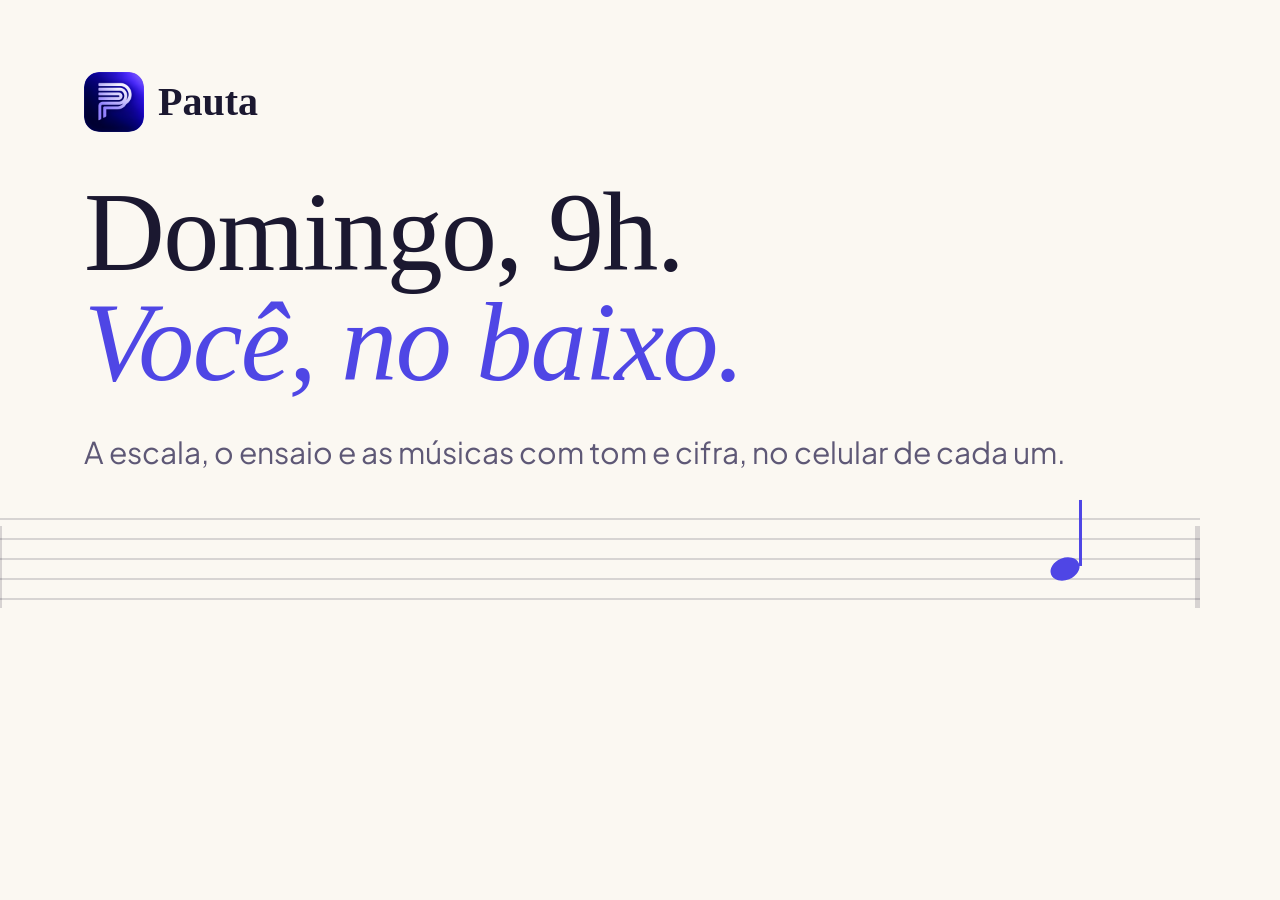
<file: og-source.html>
<!DOCTYPE html><html><head><meta charset="utf-8">
<!-- Fonte da imagem de compartilhamento (assets/img/og.png, 1200x630). Não vai para o ar: o Dockerfile não a copia. Para regerar, veja a seção Site de apresentação do AGENTS.md. -->
<link rel="stylesheet" href="assets/styles.css">
<style>
html,body{margin:0;width:1200px;height:630px;overflow:hidden;background:#FBF8F2;color:#1B1830}
.og{width:1200px;height:630px;box-sizing:border-box;padding:70px 84px;position:relative}
.og .b{display:flex;align-items:center;gap:14px;font-family:var(--serif);font-size:40px;font-weight:600}
.og .b img{width:60px;height:60px;border-radius:15px}
.og h1{font-family:var(--serif);font-weight:400;font-size:112px;line-height:.98;letter-spacing:-.015em;margin:44px 0 30px}
.og h1 em{color:#4F46E5}
.og p{font-size:30px;color:#5E5876;margin:0}
.og .staff{position:absolute;left:0;right:0;bottom:30px;height:82px;max-width:none;
background:repeating-linear-gradient(180deg,rgba(27,24,48,.16) 0 2px,transparent 2px 20px) 0 0/100% 82px no-repeat}
.og .dot{position:absolute;right:120px;bottom:50px;width:30px;height:22px;border-radius:50%;background:#4F46E5;transform:rotate(-22deg)}
.og .dot::after{content:"";position:absolute;right:-2px;bottom:8px;width:3px;height:66px;background:#4F46E5;transform:rotate(22deg);transform-origin:bottom}
</style></head><body><div class="og"><div class="staff"></div><div class="dot"></div>
<div class="b"><img src="assets/img/icon-180.png" alt="">Pauta</div>
<h1>Domingo, 9h.<br><em>Você, no baixo.</em></h1>
<p>A escala, o ensaio e as músicas com tom e cifra, no celular de cada um.</p>
</div></body></html>
</file>
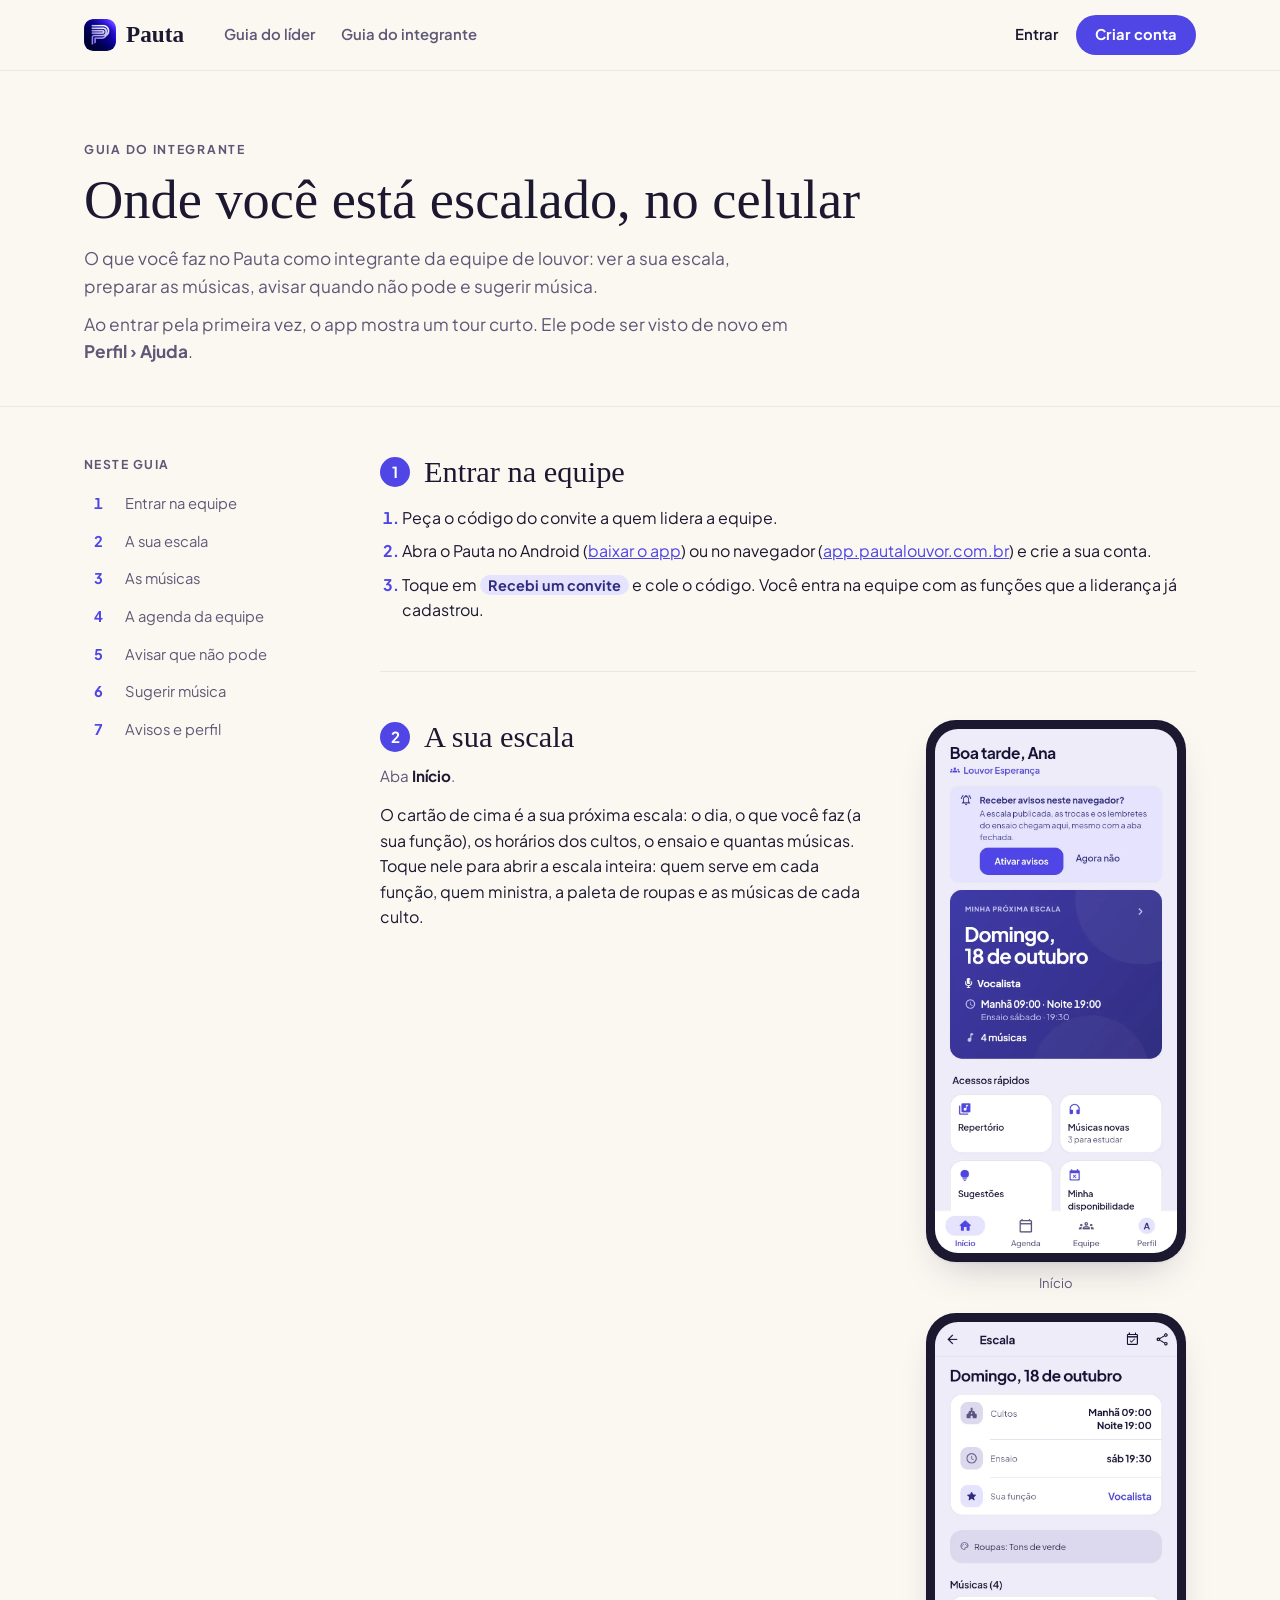
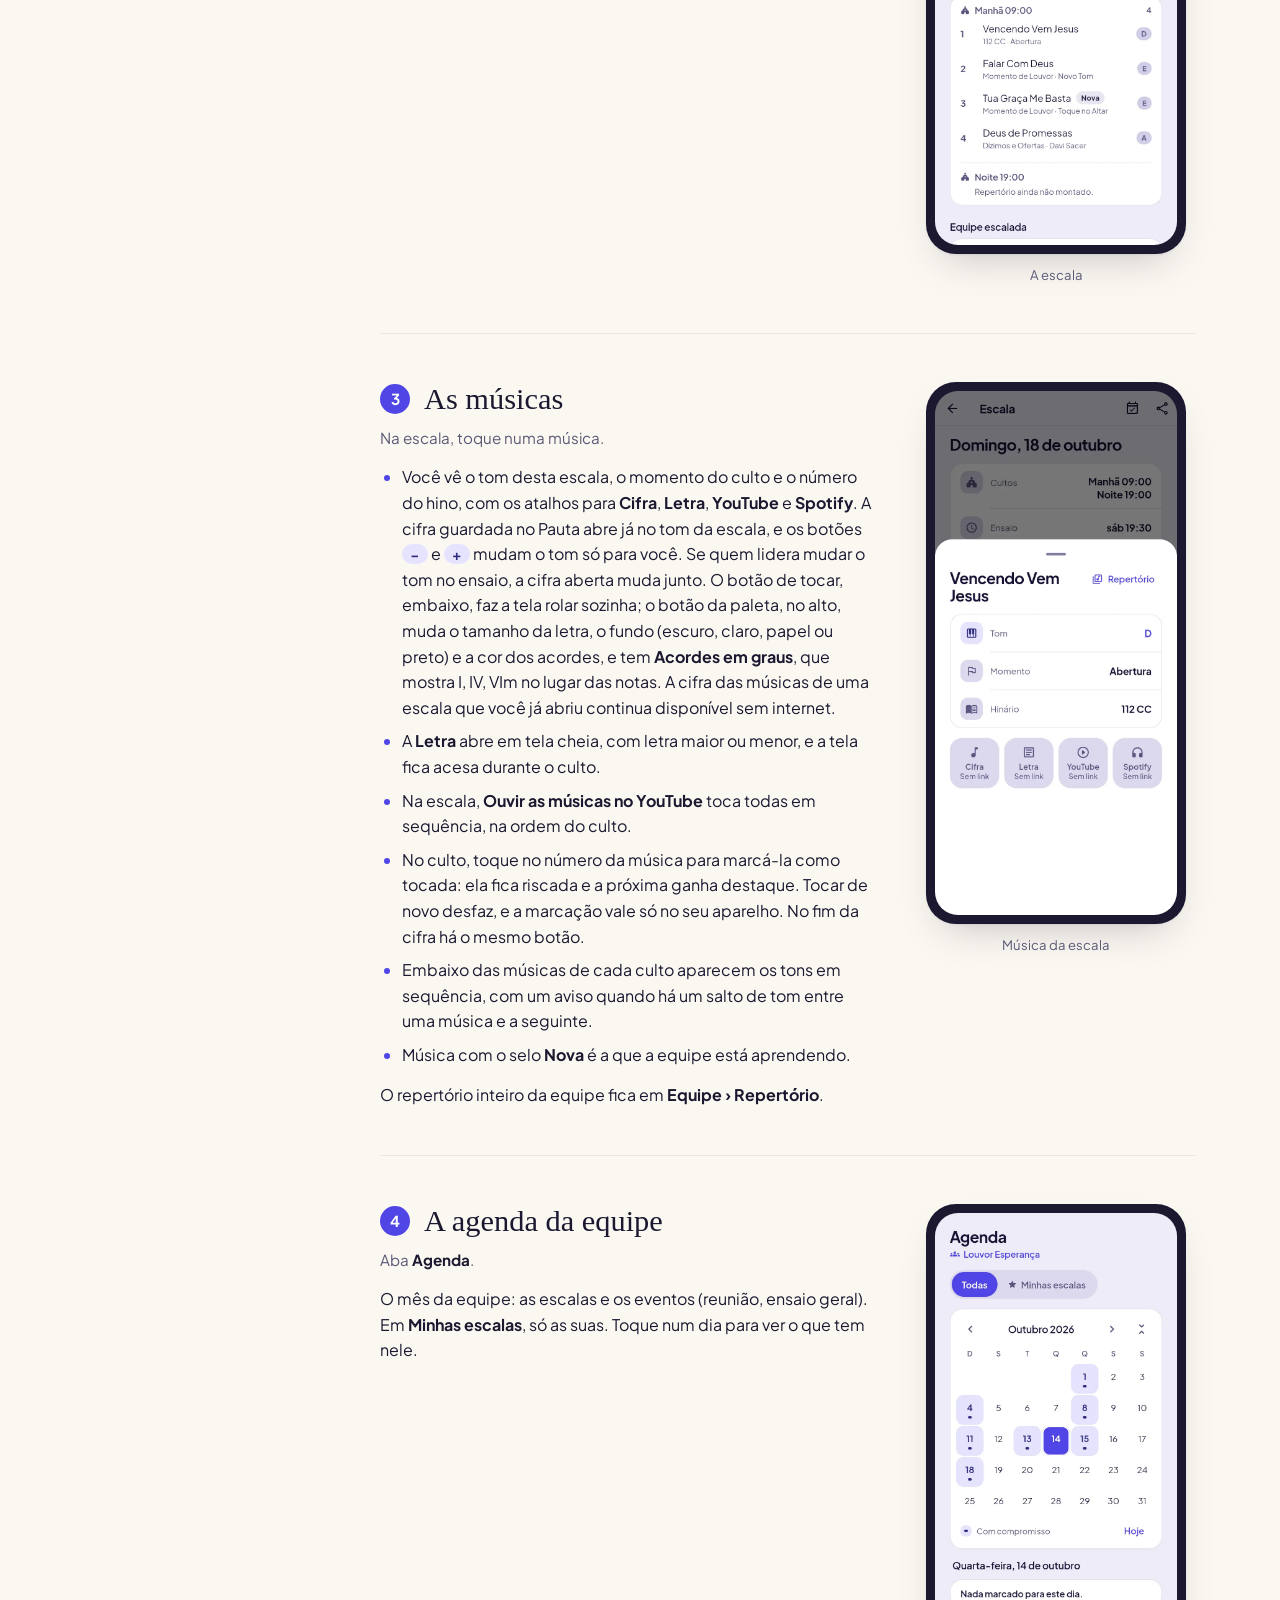
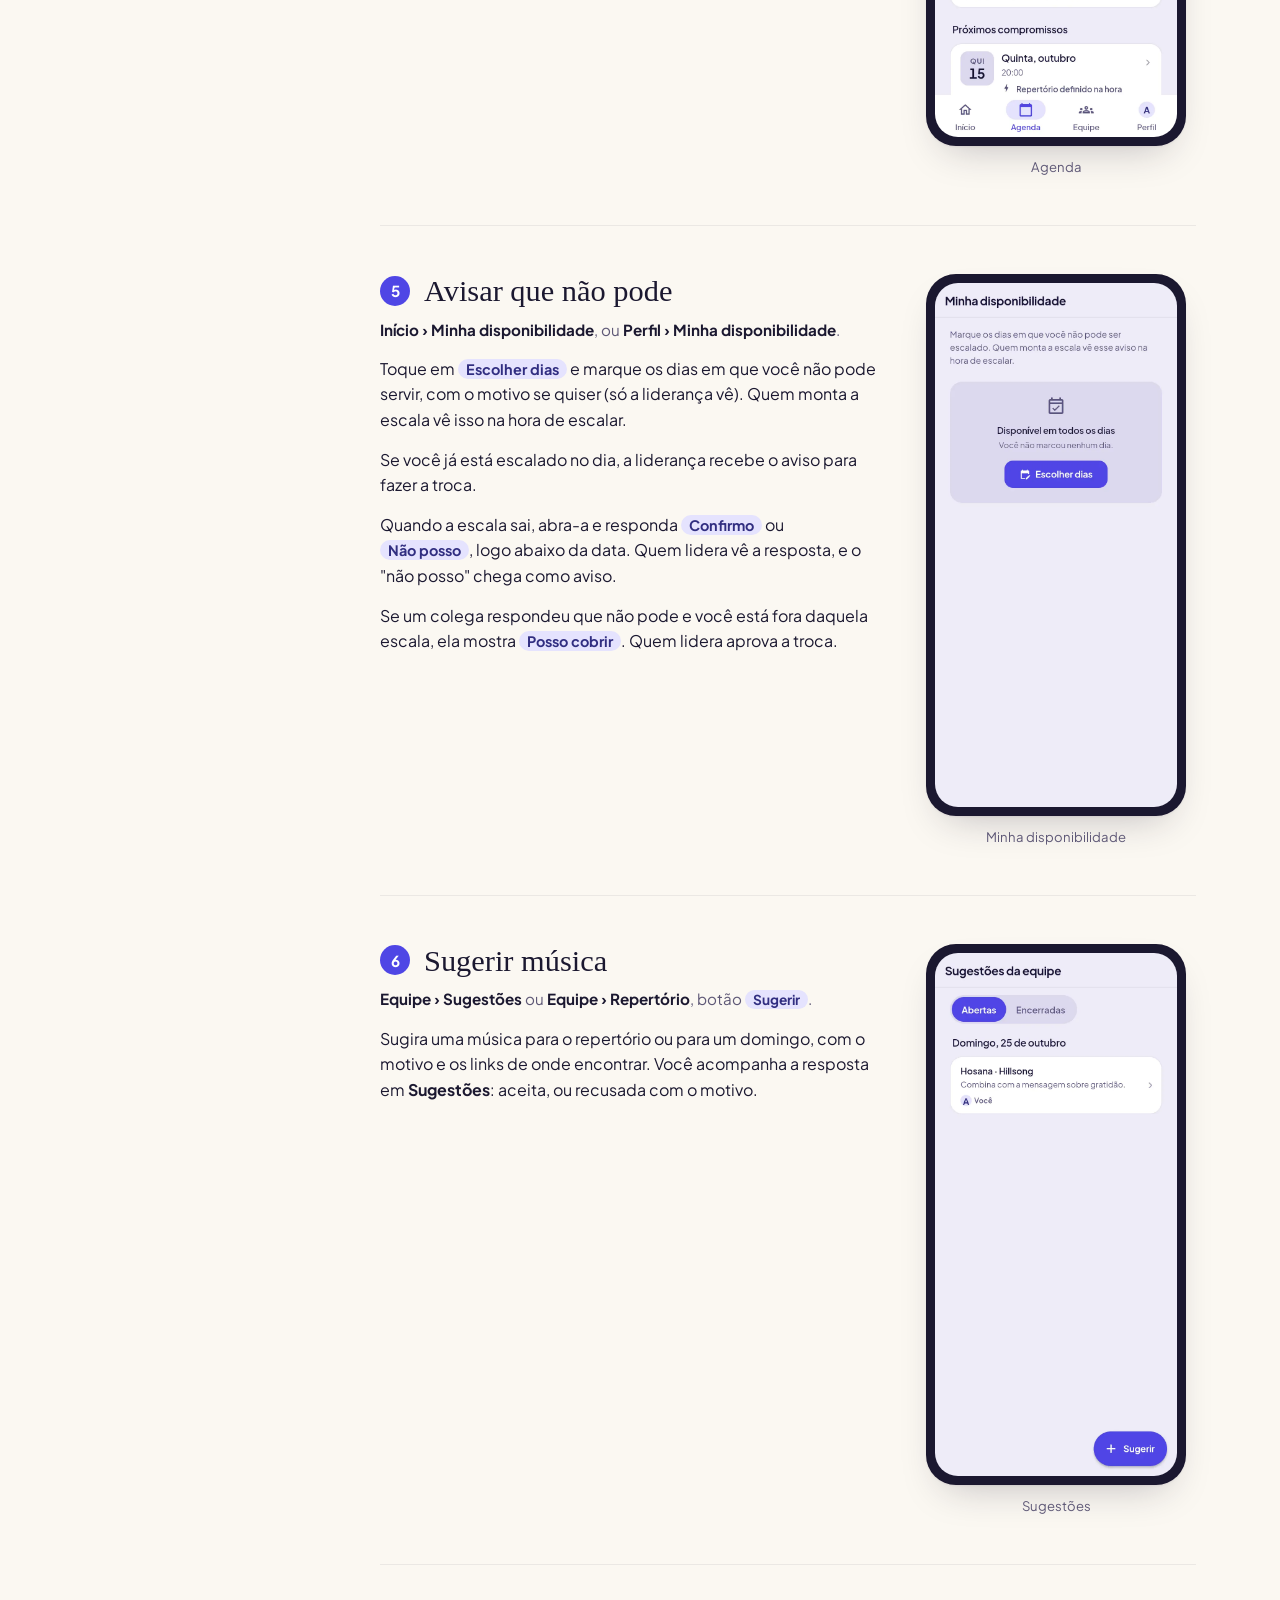
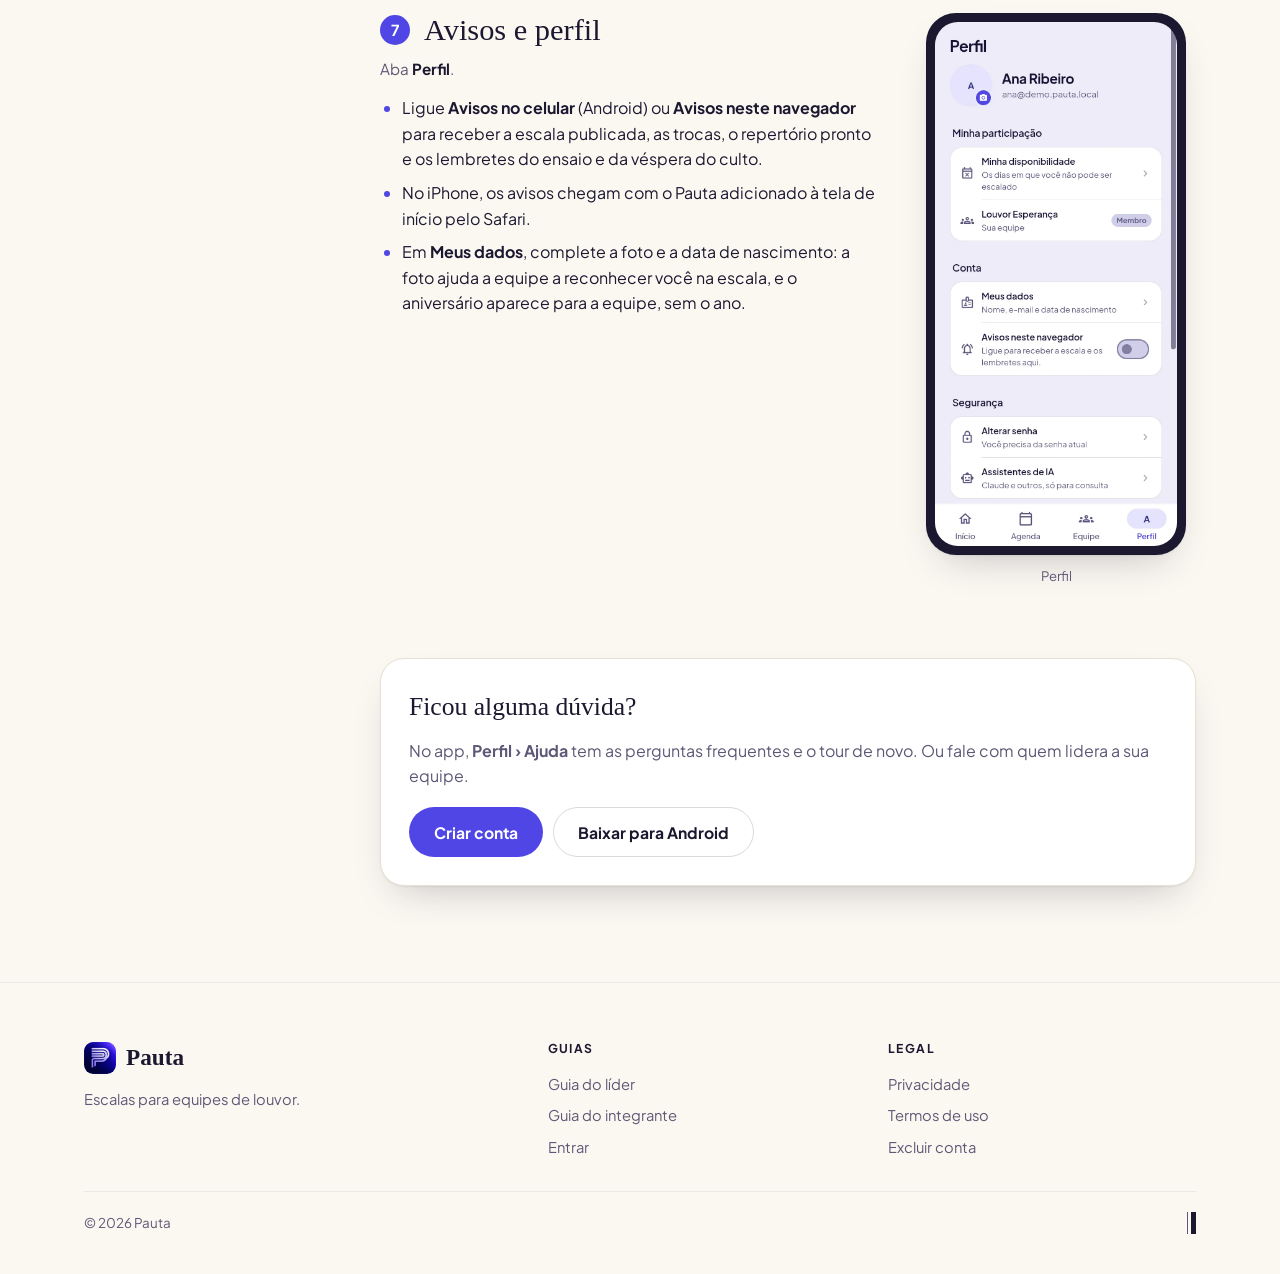
<file: guia/integrante.html>
<!DOCTYPE html>
<html lang="pt-BR">
<head>
  <meta charset="UTF-8">
  <meta name="viewport" content="width=device-width, initial-scale=1">
  <title>Guia do integrante — Pauta</title>
  <meta name="description" content="Como entrar na equipe pelo convite, ver onde você está escalado, ouvir as músicas, avisar que não pode e sugerir música no Pauta.">
  <meta name="theme-color" content="#FBF8F2">
  <link rel="icon" type="image/png" sizes="32x32" href="/assets/img/icon-32.png">
  <link rel="apple-touch-icon" href="/assets/img/icon-180.png">
  <link rel="preload" href="/assets/fonts/PlusJakartaSans-Regular.ttf" as="font" type="font/ttf" crossorigin>
  <link rel="stylesheet" href="/assets/styles.css">

  <meta property="og:type" content="article">
  <meta property="og:locale" content="pt_BR">
  <meta property="og:site_name" content="Pauta">
  <meta property="og:title" content="Guia do integrante — Pauta">
  <meta property="og:description" content="Onde você está escalado, as músicas e os avisos, no celular.">
  <meta property="og:url" content="https://pautalouvor.com.br/guia/integrante.html">
  <meta property="og:image" content="https://pautalouvor.com.br/assets/img/og.png">
  <link rel="canonical" href="https://pautalouvor.com.br/guia/integrante.html">
  <!--
    Descreve o app de hoje, com capturas da equipe fictícia "Louvor Esperança"
    (banco local). Mudou um fluxo citado aqui: mude o guia e a captura na
    mesma entrega. Ver docs/produto/onboarding.md, "Mapa do conteúdo".
  -->
</head>
<body>
  <a class="skip" href="#conteudo">Pular para o conteúdo</a>

  <header class="topbar">
    <div class="wrap">
      <a class="brand" href="/" aria-label="Pauta, início">
        <img src="/assets/img/icon-96.png" alt="" width="32" height="32">
        <span>Pauta</span>
      </a>
      <nav class="nav" aria-label="Guias">
        <a href="/guia/lider.html">Guia do líder</a>
        <a href="/guia/integrante.html" aria-current="page">Guia do integrante</a>
      </nav>
      <div class="topbar-actions">
        <a class="login" href="https://app.pautalouvor.com.br/#/login">Entrar</a>
        <a class="btn btn-primary btn-sm" href="https://app.pautalouvor.com.br/#/cadastro">Criar conta</a>
      </div>
    </div>
  </header>

  <main id="conteudo">
    <section class="guia-topo">
      <div class="wrap">
        <span class="eyebrow">Guia do integrante</span>
        <h1>Onde você está escalado, no celular</h1>
        <p class="lead">O que você faz no Pauta como integrante da equipe de louvor: ver a sua escala, preparar as músicas, avisar quando não pode e sugerir música.</p>
        <p class="lead">Ao entrar pela primeira vez, o app mostra um tour curto. Ele pode ser visto de novo em <b>Perfil › Ajuda</b>.</p>
      </div>
    </section>

    <div class="wrap guia">
      <nav class="indice" aria-label="Neste guia">
        <details open>
          <summary>Neste guia</summary>
          <h2>Neste guia</h2>
          <ol>
            <li><a href="#entrar">Entrar na equipe</a></li>
            <li><a href="#escala">A sua escala</a></li>
            <li><a href="#musicas">As músicas</a></li>
            <li><a href="#agenda">A agenda da equipe</a></li>
            <li><a href="#disponibilidade">Avisar que não pode</a></li>
            <li><a href="#sugerir">Sugerir música</a></li>
            <li><a href="#avisos">Avisos e perfil</a></li>
          </ol>
        </details>
      </nav>

      <div>
        <section class="passo so-texto" id="entrar">
          <div>
            <h2><span class="n">1</span>Entrar na equipe</h2>
            <ol>
              <li>Peça o código do convite a quem lidera a equipe.</li>
              <li>Abra o Pauta no Android (<a href="https://github.com/simonscabello/pauta-app/releases/latest/download/louve.apk">baixar o app</a>) ou no navegador (<a href="https://app.pautalouvor.com.br">app.pautalouvor.com.br</a>) e crie a sua conta.</li>
              <li>Toque em <kbd>Recebi um convite</kbd> e cole o código. Você entra na equipe com as funções que a liderança já cadastrou.</li>
            </ol>
          </div>
        </section>

        <section class="passo" id="escala">
          <div>
            <h2><span class="n">2</span>A sua escala</h2>
            <p class="onde">Aba <b>Início</b>.</p>
            <p>O cartão de cima é a sua próxima escala: o dia, o que você faz (a sua função), os horários dos cultos, o ensaio e quantas músicas. Toque nele para abrir a escala inteira: quem serve em cada função, quem ministra, a paleta de roupas e as músicas de cada culto.</p>
          </div>
          <div class="telas">
            <figure class="celular"><div class="moldura"><img src="/assets/img/guia/membro-inicio-202610.webp" alt="Início, com a próxima escala da pessoa no topo" width="390" height="844" loading="lazy"></div><figcaption>Início</figcaption></figure>
            <figure class="celular"><div class="moldura"><img src="/assets/img/guia/membro-escala-202610.webp" alt="A escala, com cultos, ensaio, a sua função e as músicas" width="390" height="844" loading="lazy"></div><figcaption>A escala</figcaption></figure>
          </div>
        </section>

        <section class="passo" id="musicas">
          <div>
            <h2><span class="n">3</span>As músicas</h2>
            <p class="onde">Na escala, toque numa música.</p>
            <ul>
              <li>Você vê o tom desta escala, o momento do culto e o número do hino, com os atalhos para <b>Cifra</b>, <b>Letra</b>, <b>YouTube</b> e <b>Spotify</b>. A cifra guardada no Pauta abre já no tom da escala, e os botões <kbd>−</kbd> e <kbd>+</kbd> mudam o tom só para você. Se quem lidera mudar o tom no ensaio, a cifra aberta muda junto. O botão de tocar, embaixo, faz a tela rolar sozinha; o botão da paleta, no alto, muda o tamanho da letra, o fundo (escuro, claro, papel ou preto) e a cor dos acordes, e tem <b>Acordes em graus</b>, que mostra I, IV, VIm no lugar das notas. A cifra das músicas de uma escala que você já abriu continua disponível sem internet.</li>
              <li>A <b>Letra</b> abre em tela cheia, com letra maior ou menor, e a tela fica acesa durante o culto.</li>
              <li>Na escala, <b>Ouvir as músicas no YouTube</b> toca todas em sequência, na ordem do culto.</li>
              <li>No culto, toque no número da música para marcá-la como tocada: ela fica riscada e a próxima ganha destaque. Tocar de novo desfaz, e a marcação vale só no seu aparelho. No fim da cifra há o mesmo botão.</li>
              <li>Embaixo das músicas de cada culto aparecem os tons em sequência, com um aviso quando há um salto de tom entre uma música e a seguinte.</li>
              <li>Música com o selo <b>Nova</b> é a que a equipe está aprendendo.</li>
            </ul>
            <p>O repertório inteiro da equipe fica em <b>Equipe › Repertório</b>.</p>
          </div>
          <div class="telas">
            <figure class="celular"><div class="moldura"><img src="/assets/img/guia/membro-musica-202610.webp" alt="Detalhe da música na escala, com tom, momento, hinário e os atalhos" width="390" height="844" loading="lazy"></div><figcaption>Música da escala</figcaption></figure>
          </div>
        </section>

        <section class="passo" id="agenda">
          <div>
            <h2><span class="n">4</span>A agenda da equipe</h2>
            <p class="onde">Aba <b>Agenda</b>.</p>
            <p>O mês da equipe: as escalas e os eventos (reunião, ensaio geral). Em <b>Minhas escalas</b>, só as suas. Toque num dia para ver o que tem nele.</p>
          </div>
          <div class="telas">
            <figure class="celular"><div class="moldura"><img src="/assets/img/guia/membro-agenda-202610.webp" alt="Agenda com o calendário do mês" width="390" height="844" loading="lazy"></div><figcaption>Agenda</figcaption></figure>
          </div>
        </section>

        <section class="passo" id="disponibilidade">
          <div>
            <h2><span class="n">5</span>Avisar que não pode</h2>
            <p class="onde"><b>Início › Minha disponibilidade</b>, ou <b>Perfil › Minha disponibilidade</b>.</p>
            <p>Toque em <kbd>Escolher dias</kbd> e marque os dias em que você não pode servir, com o motivo se quiser (só a liderança vê). Quem monta a escala vê isso na hora de escalar.</p>
            <p>Se você já está escalado no dia, a liderança recebe o aviso para fazer a troca.</p>
            <p>Quando a escala sai, abra-a e responda <kbd>Confirmo</kbd> ou <kbd>Não posso</kbd>, logo abaixo da data. Quem lidera vê a resposta, e o "não posso" chega como aviso.</p>
            <p>Se um colega respondeu que não pode e você está fora daquela escala, ela mostra <kbd>Posso cobrir</kbd>. Quem lidera aprova a troca.</p>
          </div>
          <div class="telas">
            <figure class="celular"><div class="moldura"><img src="/assets/img/guia/membro-disponibilidade-202610.webp" alt="Minha disponibilidade, com o botão Escolher dias" width="390" height="844" loading="lazy"></div><figcaption>Minha disponibilidade</figcaption></figure>
          </div>
        </section>

        <section class="passo" id="sugerir">
          <div>
            <h2><span class="n">6</span>Sugerir música</h2>
            <p class="onde"><b>Equipe › Sugestões</b> ou <b>Equipe › Repertório</b>, botão <kbd>Sugerir</kbd>.</p>
            <p>Sugira uma música para o repertório ou para um domingo, com o motivo e os links de onde encontrar. Você acompanha a resposta em <b>Sugestões</b>: aceita, ou recusada com o motivo.</p>
          </div>
          <div class="telas">
            <figure class="celular"><div class="moldura"><img src="/assets/img/guia/membro-sugestoes-202610.webp" alt="Sugestões da equipe, com uma sugestão sua aberta" width="390" height="844" loading="lazy"></div><figcaption>Sugestões</figcaption></figure>
          </div>
        </section>

        <section class="passo" id="avisos">
          <div>
            <h2><span class="n">7</span>Avisos e perfil</h2>
            <p class="onde">Aba <b>Perfil</b>.</p>
            <ul>
              <li>Ligue <b>Avisos no celular</b> (Android) ou <b>Avisos neste navegador</b> para receber a escala publicada, as trocas, o repertório pronto e os lembretes do ensaio e da véspera do culto.</li>
              <li>No iPhone, os avisos chegam com o Pauta adicionado à tela de início pelo Safari.</li>
              <li>Em <b>Meus dados</b>, complete a foto e a data de nascimento: a foto ajuda a equipe a reconhecer você na escala, e o aniversário aparece para a equipe, sem o ano.</li>
            </ul>
          </div>
          <div class="telas">
            <figure class="celular"><div class="moldura"><img src="/assets/img/guia/membro-perfil-202610.webp" alt="Perfil, com Minha disponibilidade, Meus dados e os avisos" width="390" height="844" loading="lazy"></div><figcaption>Perfil</figcaption></figure>
          </div>
        </section>

        <div class="guia-fim">
          <h2>Ficou alguma dúvida?</h2>
          <p>No app, <b>Perfil › Ajuda</b> tem as perguntas frequentes e o tour de novo. Ou fale com quem lidera a sua equipe.</p>
          <div class="ctas">
            <a class="btn btn-primary" href="https://app.pautalouvor.com.br/#/cadastro">Criar conta</a>
            <a class="btn btn-line" href="https://github.com/simonscabello/pauta-app/releases/latest/download/louve.apk">Baixar para Android</a>
          </div>
        </div>
      </div>
    </div>
  </main>

  <footer id="contato">
    <div class="wrap">
      <div class="cols">
        <div class="about">
          <a class="brand" href="/"><img src="/assets/img/icon-96.png" alt="" width="32" height="32"><span>Pauta</span></a>
          <p>Escalas para equipes de louvor.</p>
        </div>
        <div>
          <h4>Guias</h4>
          <ul>
            <li><a href="/guia/lider.html">Guia do líder</a></li>
            <li><a href="/guia/integrante.html">Guia do integrante</a></li>
            <li><a href="https://app.pautalouvor.com.br/#/login">Entrar</a></li>
          </ul>
        </div>
        <div>
          <h4>Legal</h4>
          <ul>
            <li><a href="https://app.pautalouvor.com.br/privacidade.html">Privacidade</a></li>
            <li><a href="https://app.pautalouvor.com.br/termos.html">Termos de uso</a></li>
            <li><a href="https://app.pautalouvor.com.br/excluir-conta.html">Excluir conta</a></li>
          </ul>
        </div>
      </div>
      <div class="copy">
        <span>© 2026 Pauta</span>
        <span class="fim" aria-hidden="true" title="Fim"><i></i><i></i></span>
      </div>
    </div>
  </footer>
</body>
</html>
</file>
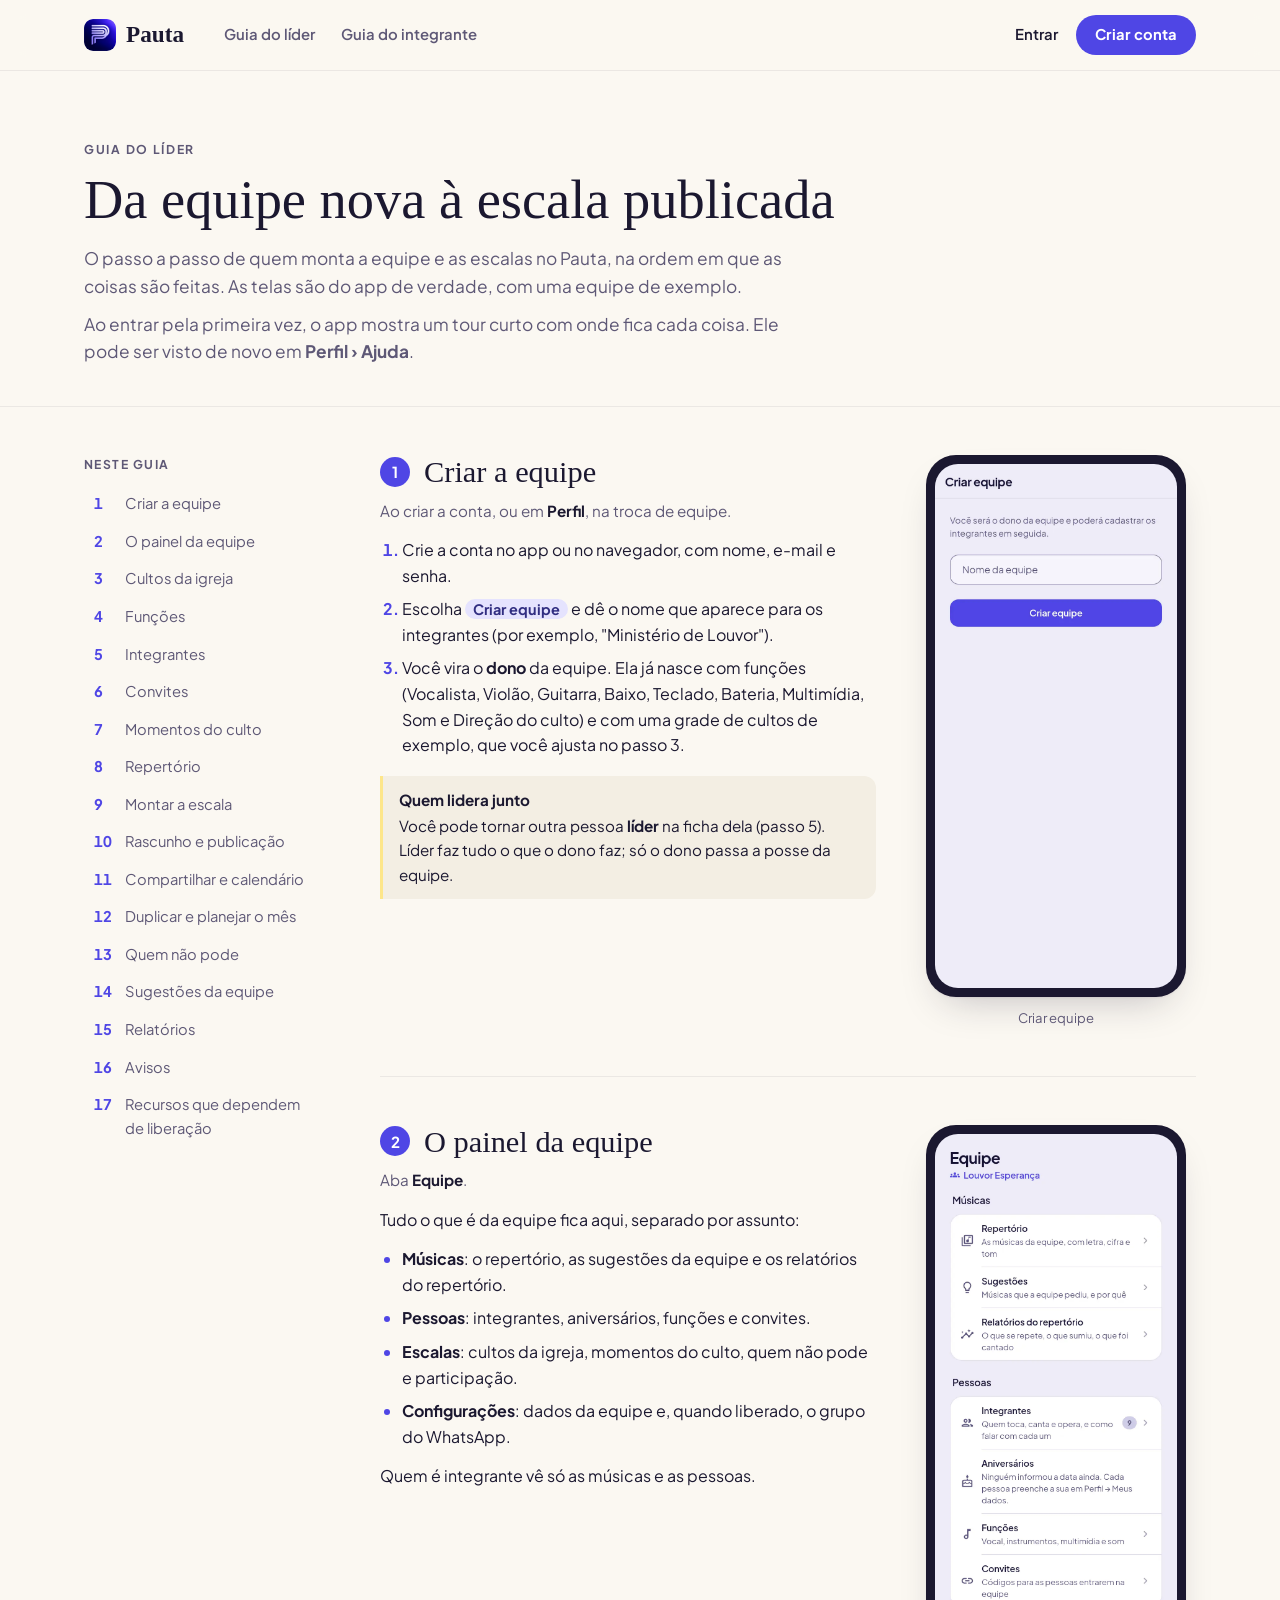
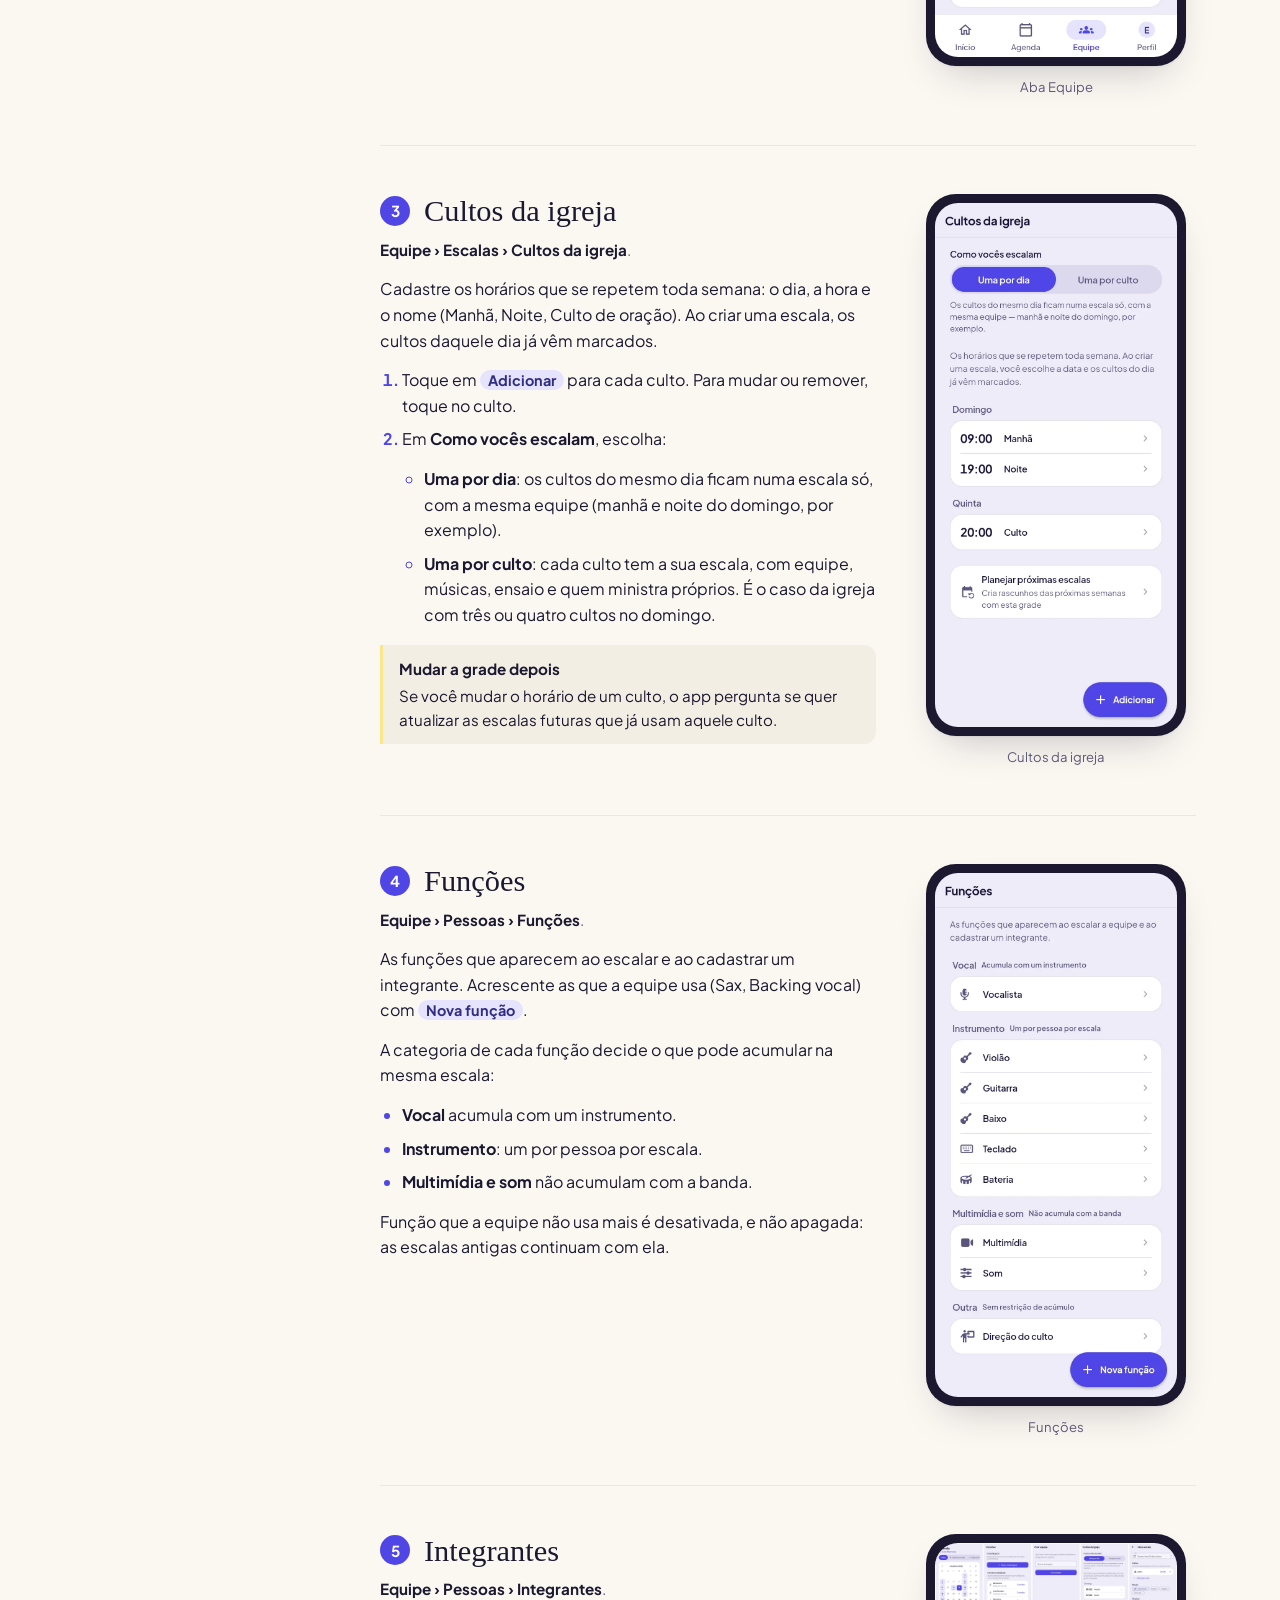
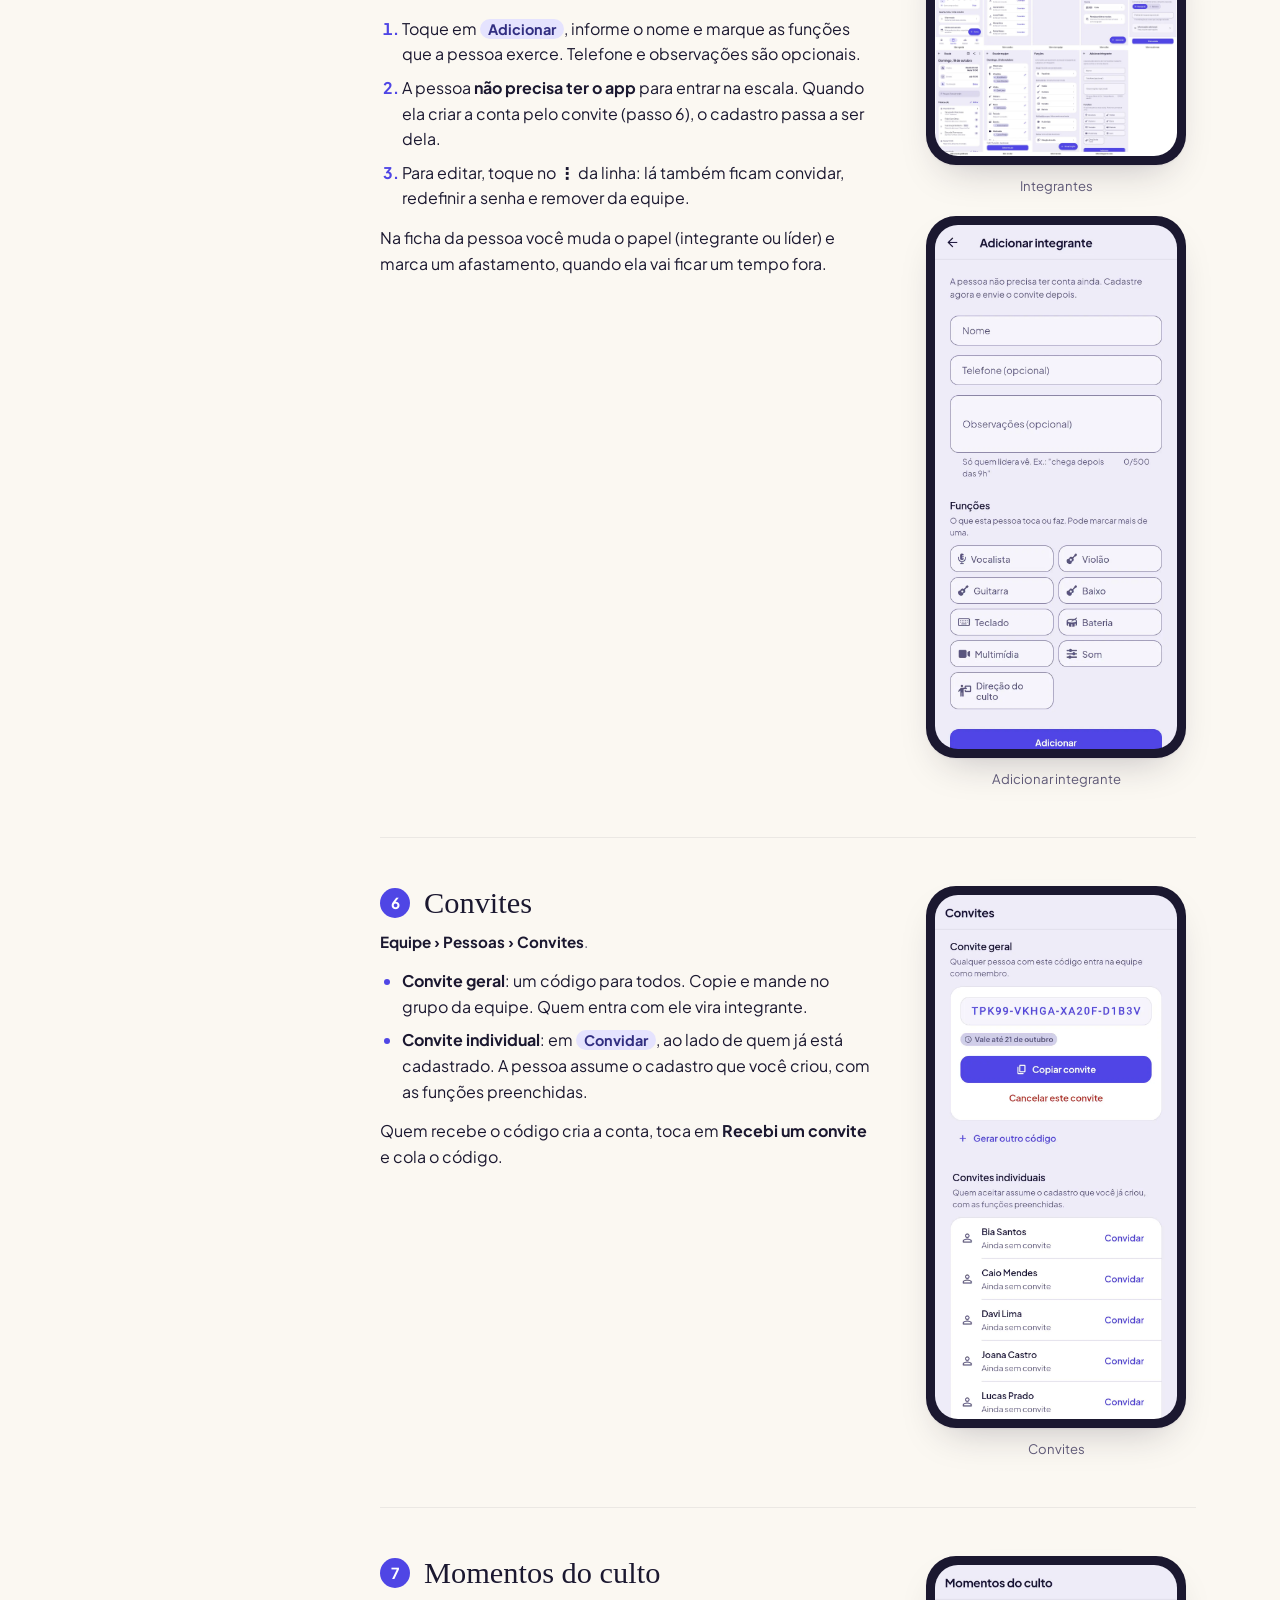
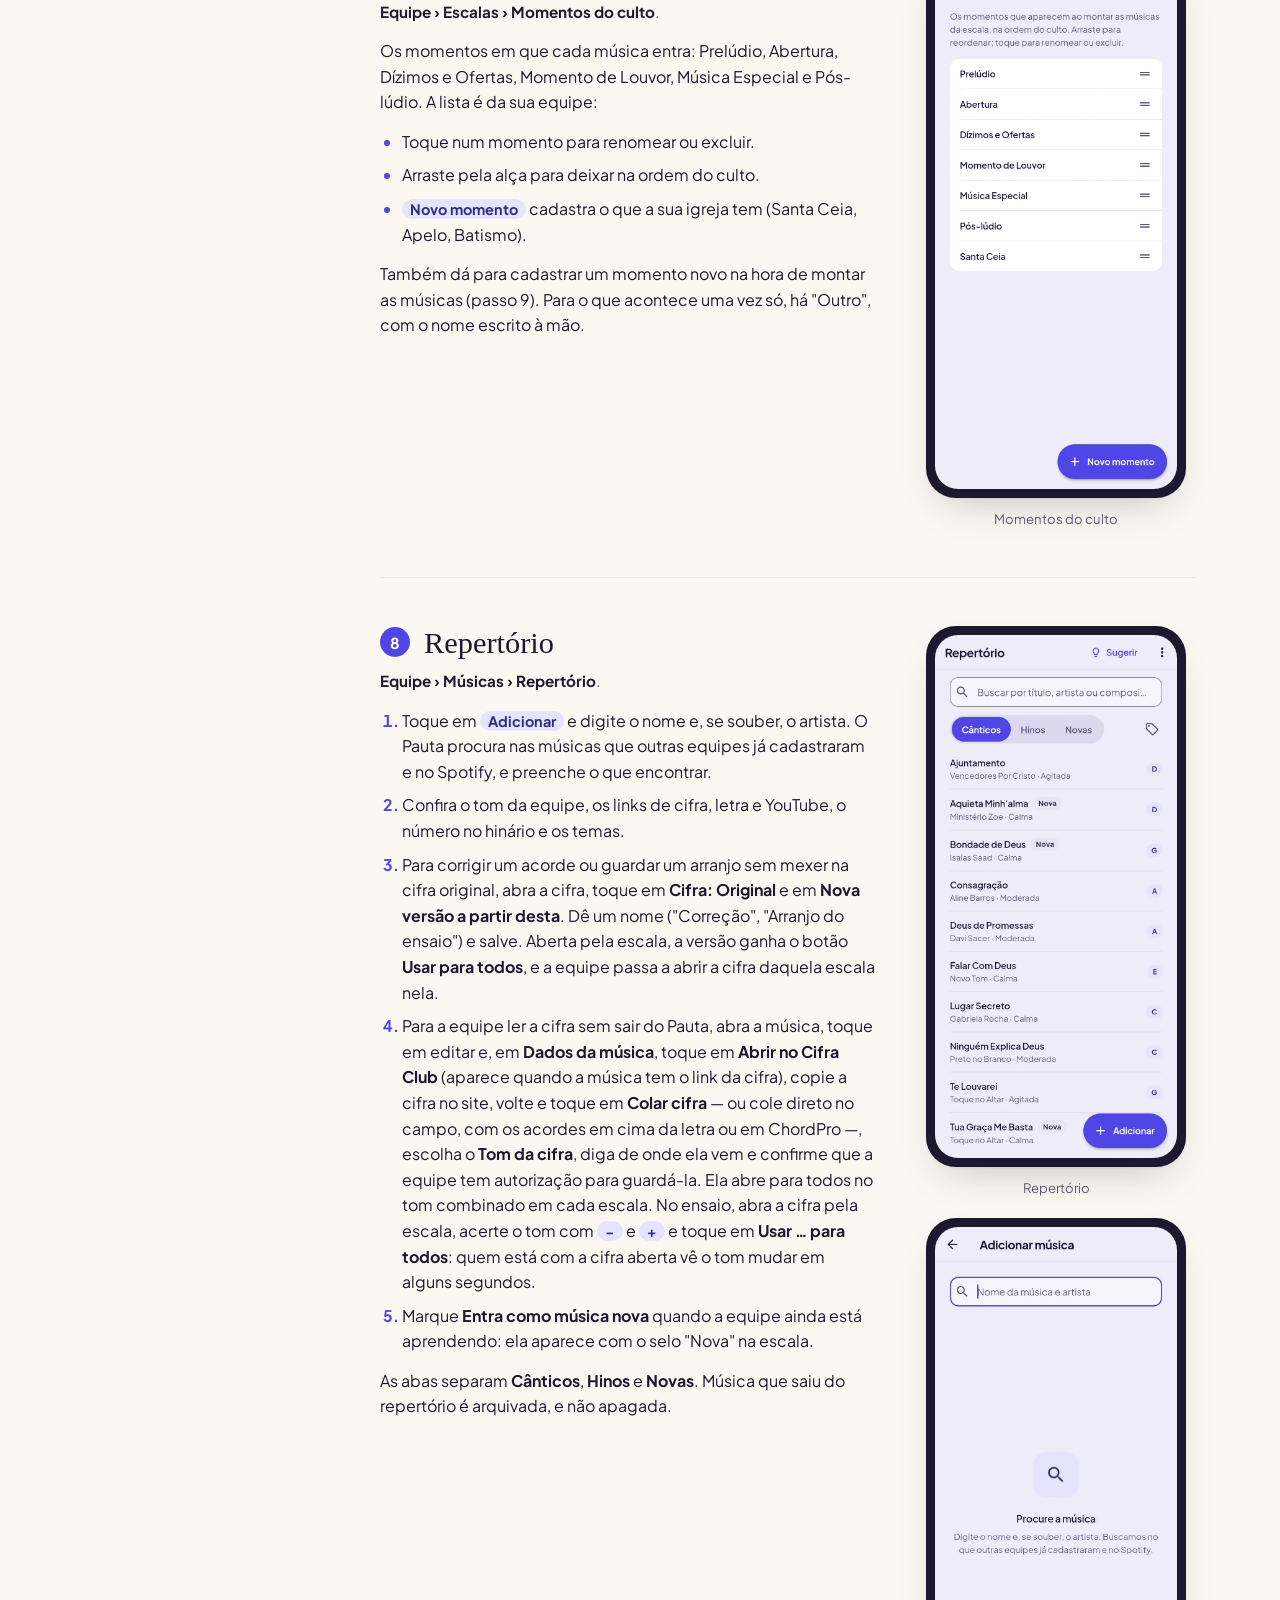
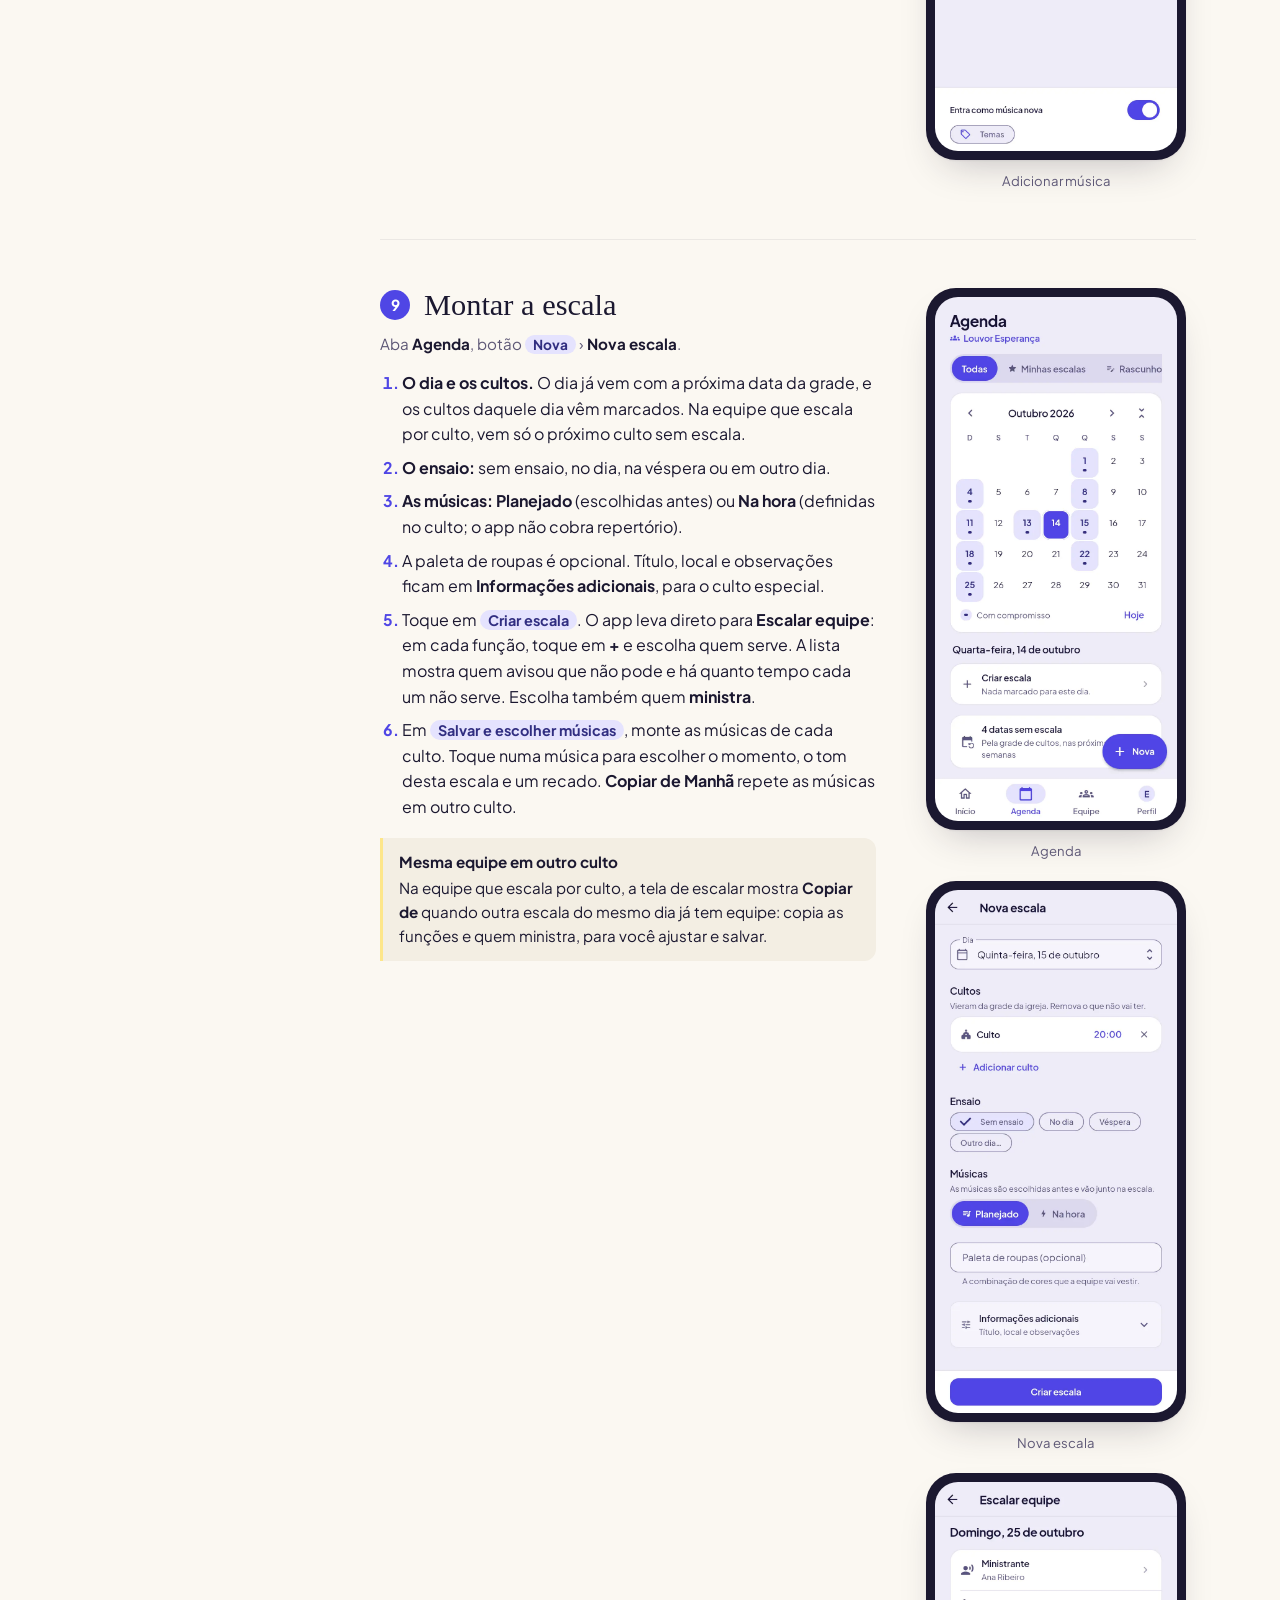
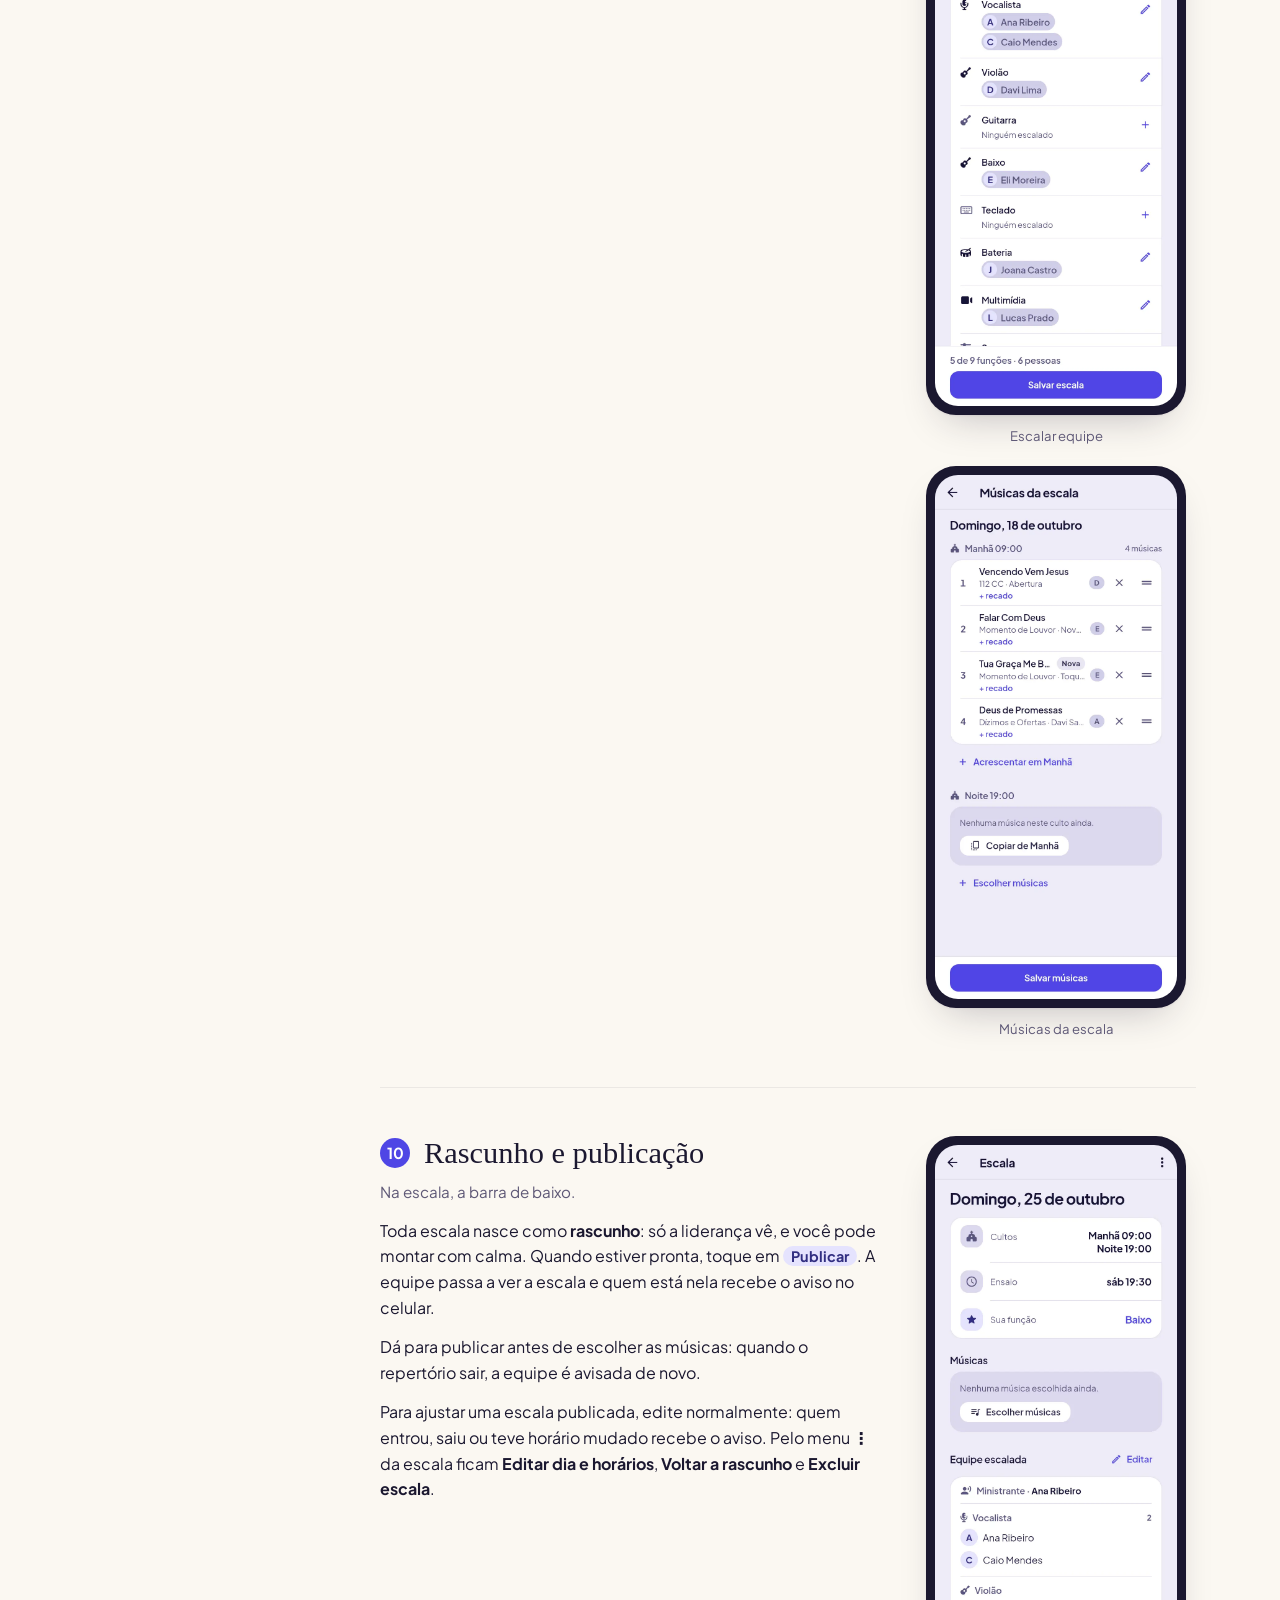
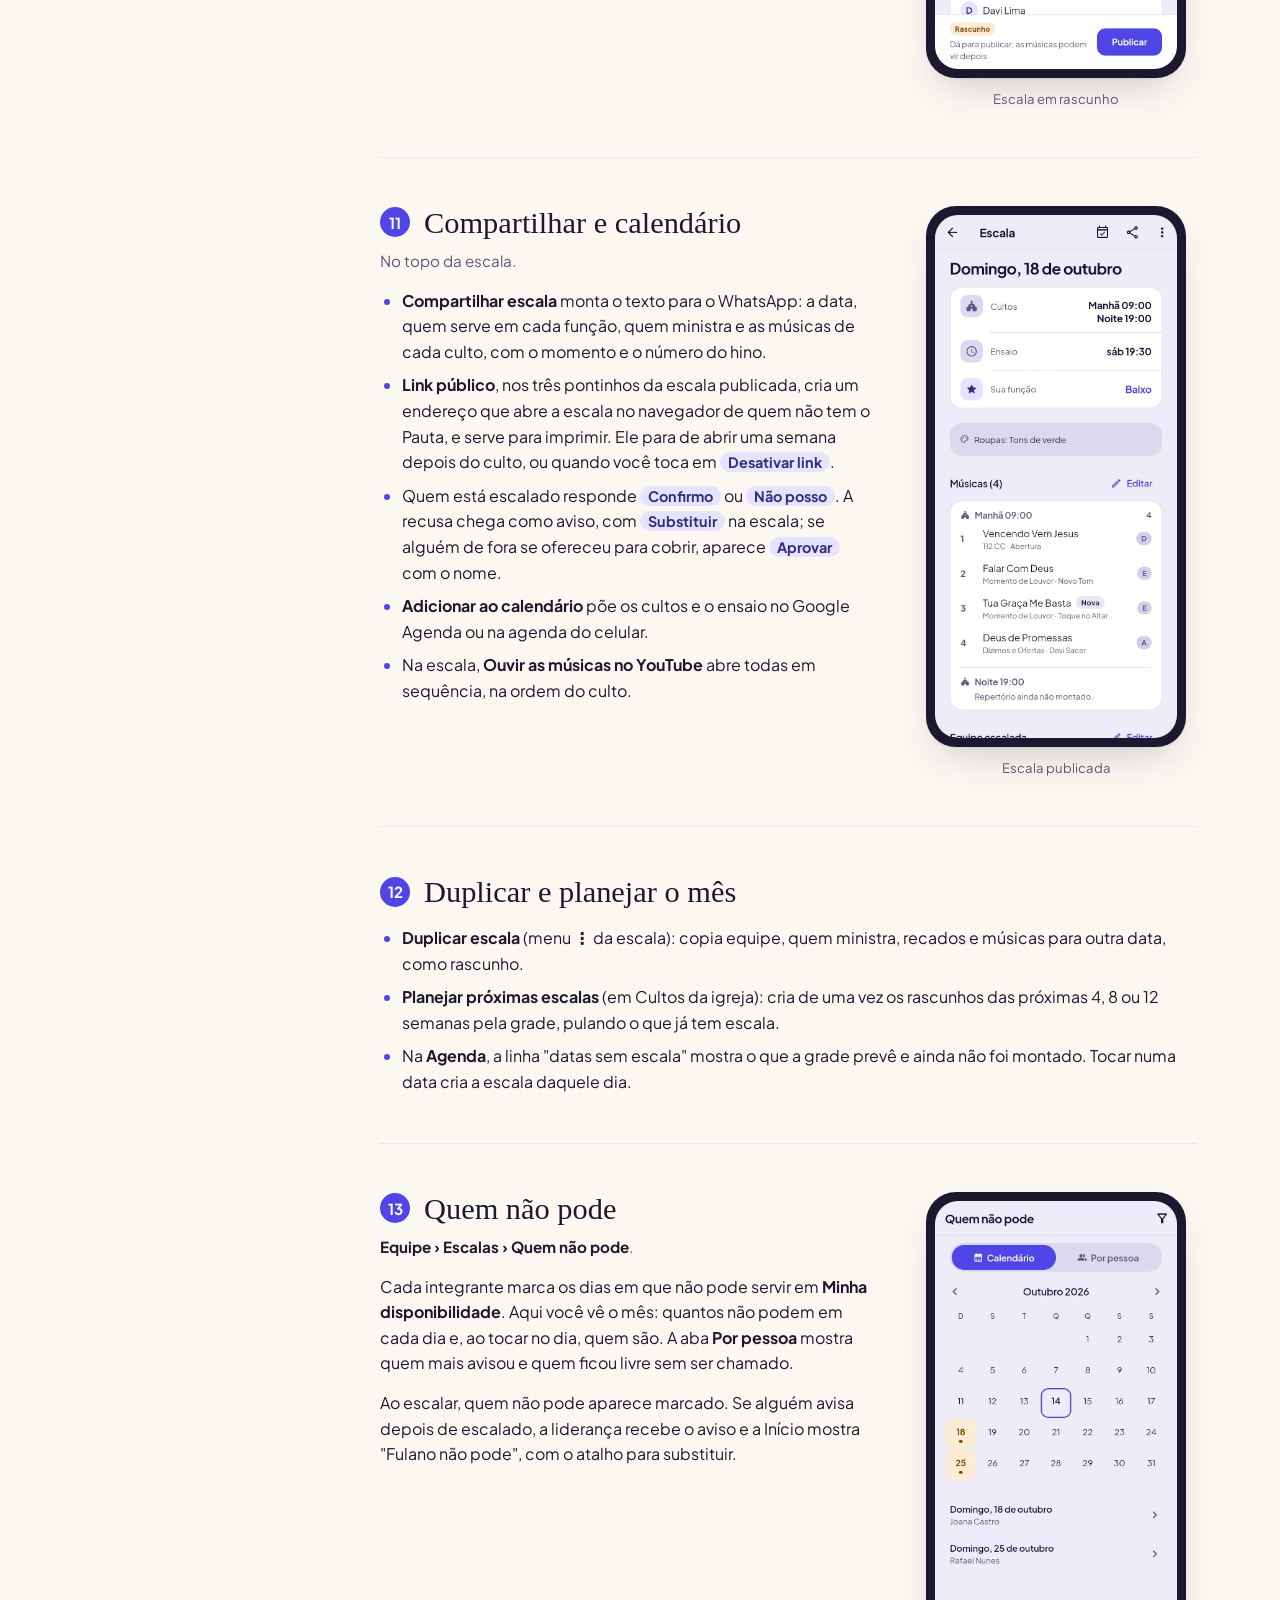
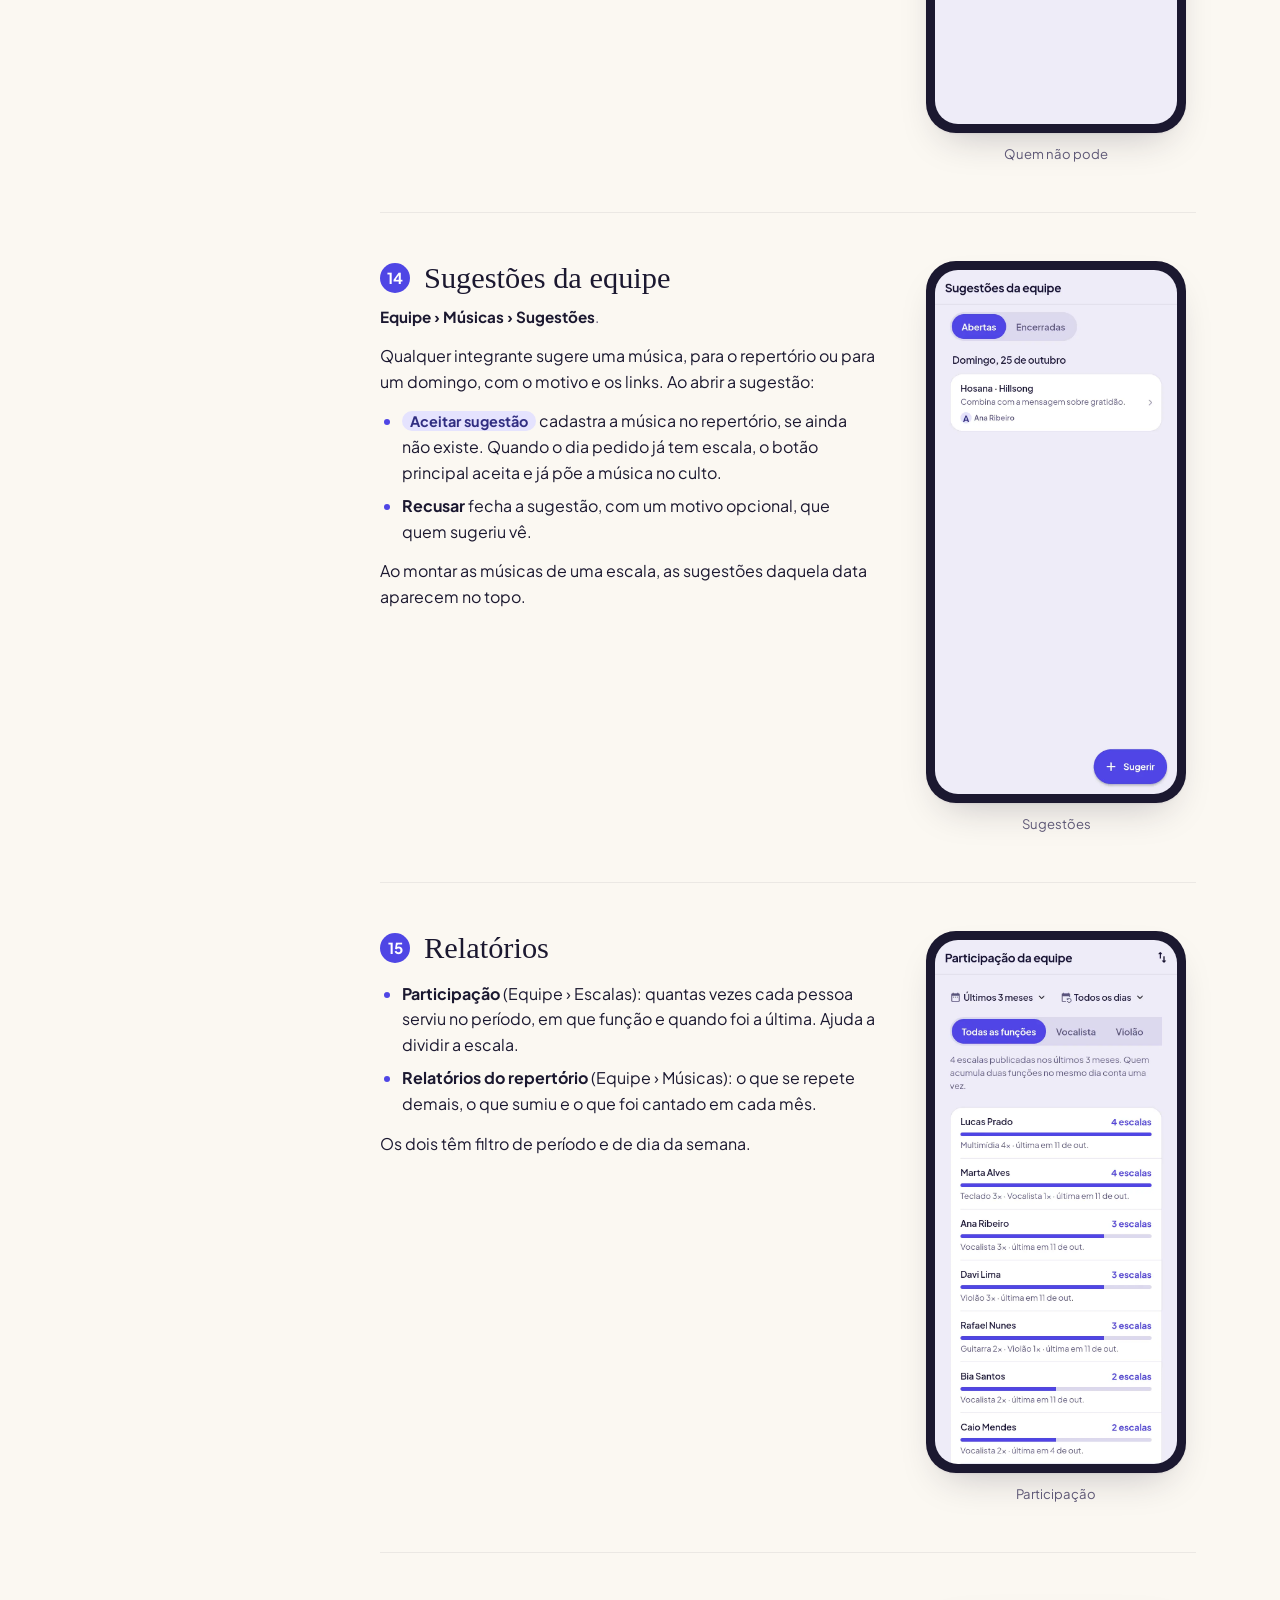
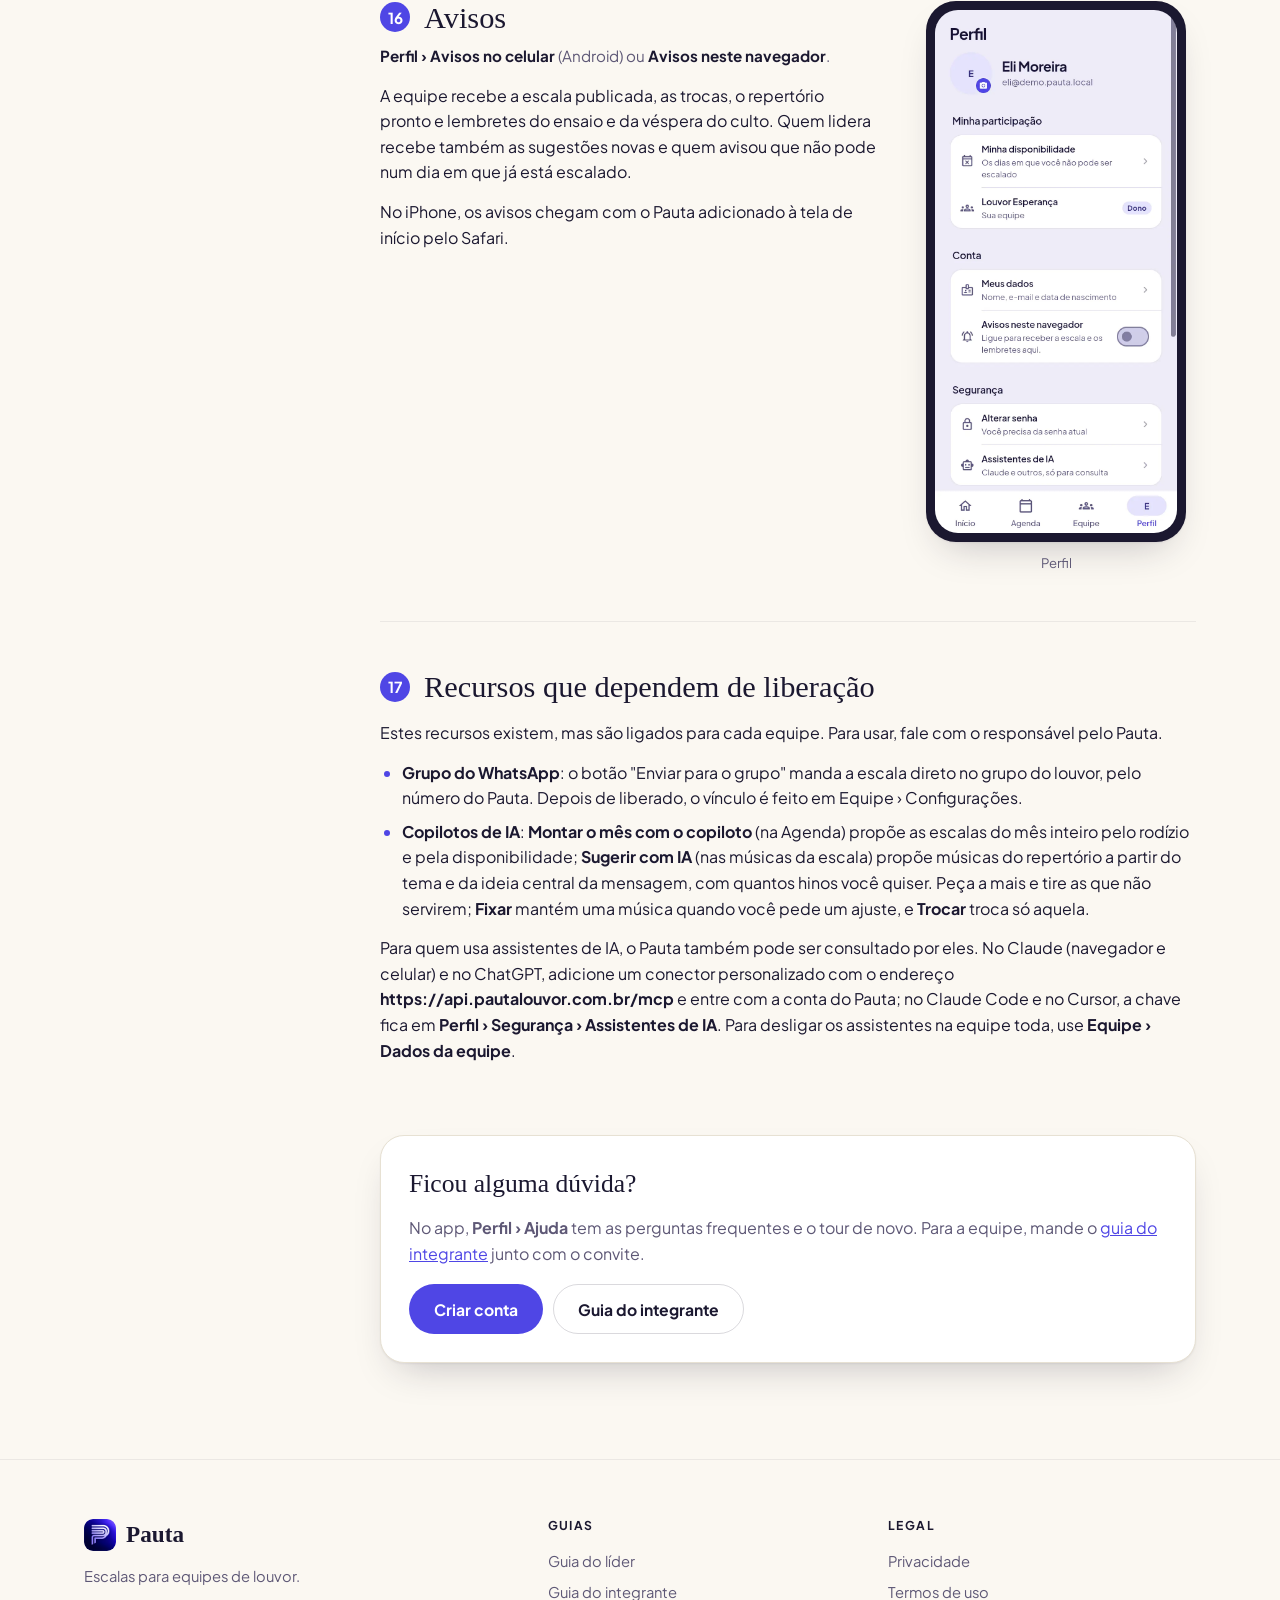
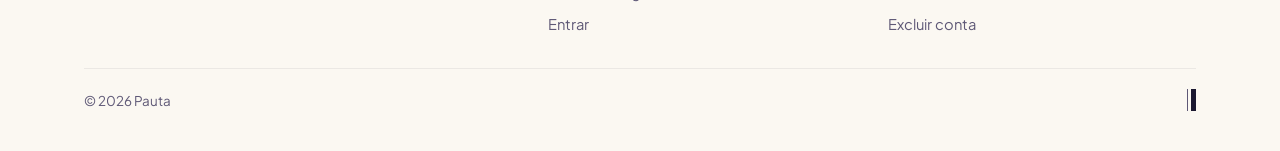
<file: guia/lider.html>
<!DOCTYPE html>
<html lang="pt-BR">
<head>
  <meta charset="UTF-8">
  <meta name="viewport" content="width=device-width, initial-scale=1">
  <title>Guia do líder — Pauta</title>
  <meta name="description" content="Passo a passo para quem lidera a equipe de louvor no Pauta: cultos, integrantes, convites, repertório, montar e publicar a escala.">
  <meta name="theme-color" content="#FBF8F2">
  <link rel="icon" type="image/png" sizes="32x32" href="/assets/img/icon-32.png">
  <link rel="apple-touch-icon" href="/assets/img/icon-180.png">
  <link rel="preload" href="/assets/fonts/PlusJakartaSans-Regular.ttf" as="font" type="font/ttf" crossorigin>
  <link rel="stylesheet" href="/assets/styles.css">

  <meta property="og:type" content="article">
  <meta property="og:locale" content="pt_BR">
  <meta property="og:site_name" content="Pauta">
  <meta property="og:title" content="Guia do líder — Pauta">
  <meta property="og:description" content="Da equipe nova à escala publicada, tela por tela.">
  <meta property="og:url" content="https://pautalouvor.com.br/guia/lider.html">
  <meta property="og:image" content="https://pautalouvor.com.br/assets/img/og.png">
  <link rel="canonical" href="https://pautalouvor.com.br/guia/lider.html">
  <!--
    Este guia descreve o app de hoje, com capturas reais da equipe fictícia
    "Louvor Esperança" do banco local (nunca de uma equipe de verdade).
    Mudou um fluxo, uma tela ou um texto citado aqui: mude o guia e a
    captura na mesma entrega. O mapa do que cada tela afeta está em
    docs/produto/onboarding.md, "Mapa do conteúdo".
  -->
</head>
<body>
  <a class="skip" href="#conteudo">Pular para o conteúdo</a>

  <header class="topbar">
    <div class="wrap">
      <a class="brand" href="/" aria-label="Pauta, início">
        <img src="/assets/img/icon-96.png" alt="" width="32" height="32">
        <span>Pauta</span>
      </a>
      <nav class="nav" aria-label="Guias">
        <a href="/guia/lider.html" aria-current="page">Guia do líder</a>
        <a href="/guia/integrante.html">Guia do integrante</a>
      </nav>
      <div class="topbar-actions">
        <a class="login" href="https://app.pautalouvor.com.br/#/login">Entrar</a>
        <a class="btn btn-primary btn-sm" href="https://app.pautalouvor.com.br/#/cadastro">Criar conta</a>
      </div>
    </div>
  </header>

  <main id="conteudo">
    <section class="guia-topo">
      <div class="wrap">
        <span class="eyebrow">Guia do líder</span>
        <h1>Da equipe nova à escala publicada</h1>
        <p class="lead">O passo a passo de quem monta a equipe e as escalas no Pauta, na ordem em que as coisas são feitas. As telas são do app de verdade, com uma equipe de exemplo.</p>
        <p class="lead">Ao entrar pela primeira vez, o app mostra um tour curto com onde fica cada coisa. Ele pode ser visto de novo em <b>Perfil › Ajuda</b>.</p>
      </div>
    </section>

    <div class="wrap guia">
      <nav class="indice" aria-label="Neste guia">
        <details open>
          <summary>Neste guia</summary>
          <h2>Neste guia</h2>
          <ol>
            <li><a href="#criar">Criar a equipe</a></li>
            <li><a href="#painel">O painel da equipe</a></li>
            <li><a href="#cultos">Cultos da igreja</a></li>
            <li><a href="#funcoes">Funções</a></li>
            <li><a href="#integrantes">Integrantes</a></li>
            <li><a href="#convites">Convites</a></li>
            <li><a href="#momentos">Momentos do culto</a></li>
            <li><a href="#repertorio">Repertório</a></li>
            <li><a href="#escala">Montar a escala</a></li>
            <li><a href="#publicar">Rascunho e publicação</a></li>
            <li><a href="#compartilhar">Compartilhar e calendário</a></li>
            <li><a href="#planejar">Duplicar e planejar o mês</a></li>
            <li><a href="#quem-nao-pode">Quem não pode</a></li>
            <li><a href="#sugestoes">Sugestões da equipe</a></li>
            <li><a href="#relatorios">Relatórios</a></li>
            <li><a href="#avisos">Avisos</a></li>
            <li><a href="#liberacao">Recursos que dependem de liberação</a></li>
          </ol>
        </details>
      </nav>

      <div>
        <section class="passo" id="criar">
          <div>
            <h2><span class="n">1</span>Criar a equipe</h2>
            <p class="onde">Ao criar a conta, ou em <b>Perfil</b>, na troca de equipe.</p>
            <ol>
              <li>Crie a conta no app ou no navegador, com nome, e-mail e senha.</li>
              <li>Escolha <kbd>Criar equipe</kbd> e dê o nome que aparece para os integrantes (por exemplo, "Ministério de Louvor").</li>
              <li>Você vira o <b>dono</b> da equipe. Ela já nasce com funções (Vocalista, Violão, Guitarra, Baixo, Teclado, Bateria, Multimídia, Som e Direção do culto) e com uma grade de cultos de exemplo, que você ajusta no passo 3.</li>
            </ol>
            <div class="dica"><b>Quem lidera junto</b>Você pode tornar outra pessoa <b>líder</b> na ficha dela (passo 5). Líder faz tudo o que o dono faz; só o dono passa a posse da equipe.</div>
          </div>
          <div class="telas">
            <figure class="celular"><div class="moldura"><img src="/assets/img/guia/lider-criar-equipe-202610.webp" alt="Tela Criar equipe, com o campo Nome da equipe" width="390" height="844" loading="lazy"></div><figcaption>Criar equipe</figcaption></figure>
          </div>
        </section>

        <section class="passo" id="painel">
          <div>
            <h2><span class="n">2</span>O painel da equipe</h2>
            <p class="onde">Aba <b>Equipe</b>.</p>
            <p>Tudo o que é da equipe fica aqui, separado por assunto:</p>
            <ul>
              <li><b>Músicas</b>: o repertório, as sugestões da equipe e os relatórios do repertório.</li>
              <li><b>Pessoas</b>: integrantes, aniversários, funções e convites.</li>
              <li><b>Escalas</b>: cultos da igreja, momentos do culto, quem não pode e participação.</li>
              <li><b>Configurações</b>: dados da equipe e, quando liberado, o grupo do WhatsApp.</li>
            </ul>
            <p>Quem é integrante vê só as músicas e as pessoas.</p>
          </div>
          <div class="telas">
            <figure class="celular"><div class="moldura"><img src="/assets/img/guia/lider-painel-202610.webp" alt="Aba Equipe com os grupos Músicas e Pessoas" width="390" height="844" loading="lazy"></div><figcaption>Aba Equipe</figcaption></figure>
          </div>
        </section>

        <section class="passo" id="cultos">
          <div>
            <h2><span class="n">3</span>Cultos da igreja</h2>
            <p class="onde"><b>Equipe › Escalas › Cultos da igreja</b>.</p>
            <p>Cadastre os horários que se repetem toda semana: o dia, a hora e o nome (Manhã, Noite, Culto de oração). Ao criar uma escala, os cultos daquele dia já vêm marcados.</p>
            <ol>
              <li>Toque em <kbd>Adicionar</kbd> para cada culto. Para mudar ou remover, toque no culto.</li>
              <li>Em <b>Como vocês escalam</b>, escolha:
                <ul>
                  <li><b>Uma por dia</b>: os cultos do mesmo dia ficam numa escala só, com a mesma equipe (manhã e noite do domingo, por exemplo).</li>
                  <li><b>Uma por culto</b>: cada culto tem a sua escala, com equipe, músicas, ensaio e quem ministra próprios. É o caso da igreja com três ou quatro cultos no domingo.</li>
                </ul>
              </li>
            </ol>
            <div class="dica"><b>Mudar a grade depois</b>Se você mudar o horário de um culto, o app pergunta se quer atualizar as escalas futuras que já usam aquele culto.</div>
          </div>
          <div class="telas">
            <figure class="celular"><div class="moldura"><img src="/assets/img/guia/lider-cultos-202610.webp" alt="Cultos da igreja, com Como vocês escalam no topo e os cultos de domingo e quinta" width="390" height="844" loading="lazy"></div><figcaption>Cultos da igreja</figcaption></figure>
          </div>
        </section>

        <section class="passo" id="funcoes">
          <div>
            <h2><span class="n">4</span>Funções</h2>
            <p class="onde"><b>Equipe › Pessoas › Funções</b>.</p>
            <p>As funções que aparecem ao escalar e ao cadastrar um integrante. Acrescente as que a equipe usa (Sax, Backing vocal) com <kbd>Nova função</kbd>.</p>
            <p>A categoria de cada função decide o que pode acumular na mesma escala:</p>
            <ul>
              <li><b>Vocal</b> acumula com um instrumento.</li>
              <li><b>Instrumento</b>: um por pessoa por escala.</li>
              <li><b>Multimídia e som</b> não acumulam com a banda.</li>
            </ul>
            <p>Função que a equipe não usa mais é desativada, e não apagada: as escalas antigas continuam com ela.</p>
          </div>
          <div class="telas">
            <figure class="celular"><div class="moldura"><img src="/assets/img/guia/lider-funcoes-202610.webp" alt="Funções agrupadas por Vocal, Instrumento e Multimídia e som" width="390" height="844" loading="lazy"></div><figcaption>Funções</figcaption></figure>
          </div>
        </section>

        <section class="passo" id="integrantes">
          <div>
            <h2><span class="n">5</span>Integrantes</h2>
            <p class="onde"><b>Equipe › Pessoas › Integrantes</b>.</p>
            <ol>
              <li>Toque em <kbd>Adicionar</kbd>, informe o nome e marque as funções que a pessoa exerce. Telefone e observações são opcionais.</li>
              <li>A pessoa <b>não precisa ter o app</b> para entrar na escala. Quando ela criar a conta pelo convite (passo 6), o cadastro passa a ser dela.</li>
              <li>Para editar, toque no <b>⋮</b> da linha: lá também ficam convidar, redefinir a senha e remover da equipe.</li>
            </ol>
            <p>Na ficha da pessoa você muda o papel (integrante ou líder) e marca um afastamento, quando ela vai ficar um tempo fora.</p>
          </div>
          <div class="telas">
            <figure class="celular"><div class="moldura"><img src="/assets/img/guia/lider-integrantes-202610.webp" alt="Lista de integrantes" width="390" height="844" loading="lazy"></div><figcaption>Integrantes</figcaption></figure>
            <figure class="celular"><div class="moldura"><img src="/assets/img/guia/lider-integrante-novo-202610.webp" alt="Formulário Adicionar integrante, com nome e funções" width="390" height="844" loading="lazy"></div><figcaption>Adicionar integrante</figcaption></figure>
          </div>
        </section>

        <section class="passo" id="convites">
          <div>
            <h2><span class="n">6</span>Convites</h2>
            <p class="onde"><b>Equipe › Pessoas › Convites</b>.</p>
            <ul>
              <li><b>Convite geral</b>: um código para todos. Copie e mande no grupo da equipe. Quem entra com ele vira integrante.</li>
              <li><b>Convite individual</b>: em <kbd>Convidar</kbd>, ao lado de quem já está cadastrado. A pessoa assume o cadastro que você criou, com as funções preenchidas.</li>
            </ul>
            <p>Quem recebe o código cria a conta, toca em <b>Recebi um convite</b> e cola o código.</p>
          </div>
          <div class="telas">
            <figure class="celular"><div class="moldura"><img src="/assets/img/guia/lider-convites-202610.webp" alt="Convites, com o código do convite geral e os convites individuais" width="390" height="844" loading="lazy"></div><figcaption>Convites</figcaption></figure>
          </div>
        </section>

        <section class="passo" id="momentos">
          <div>
            <h2><span class="n">7</span>Momentos do culto</h2>
            <p class="onde"><b>Equipe › Escalas › Momentos do culto</b>.</p>
            <p>Os momentos em que cada música entra: Prelúdio, Abertura, Dízimos e Ofertas, Momento de Louvor, Música Especial e Pós-lúdio. A lista é da sua equipe:</p>
            <ul>
              <li>Toque num momento para renomear ou excluir.</li>
              <li>Arraste pela alça para deixar na ordem do culto.</li>
              <li><kbd>Novo momento</kbd> cadastra o que a sua igreja tem (Santa Ceia, Apelo, Batismo).</li>
            </ul>
            <p>Também dá para cadastrar um momento novo na hora de montar as músicas (passo 9). Para o que acontece uma vez só, há "Outro", com o nome escrito à mão.</p>
          </div>
          <div class="telas">
            <figure class="celular"><div class="moldura"><img src="/assets/img/guia/lider-momentos-202610.webp" alt="Momentos do culto, com Santa Ceia no fim da lista" width="390" height="844" loading="lazy"></div><figcaption>Momentos do culto</figcaption></figure>
          </div>
        </section>

        <section class="passo" id="repertorio">
          <div>
            <h2><span class="n">8</span>Repertório</h2>
            <p class="onde"><b>Equipe › Músicas › Repertório</b>.</p>
            <ol>
              <li>Toque em <kbd>Adicionar</kbd> e digite o nome e, se souber, o artista. O Pauta procura nas músicas que outras equipes já cadastraram e no Spotify, e preenche o que encontrar.</li>
              <li>Confira o tom da equipe, os links de cifra, letra e YouTube, o número no hinário e os temas.</li>
              <li>Para corrigir um acorde ou guardar um arranjo sem mexer na cifra original, abra a cifra, toque em <b>Cifra: Original</b> e em <b>Nova versão a partir desta</b>. Dê um nome ("Correção", "Arranjo do ensaio") e salve. Aberta pela escala, a versão ganha o botão <b>Usar para todos</b>, e a equipe passa a abrir a cifra daquela escala nela.</li>
              <li>Para a equipe ler a cifra sem sair do Pauta, abra a música, toque em editar e, em <b>Dados da música</b>, toque em <b>Abrir no Cifra Club</b> (aparece quando a música tem o link da cifra), copie a cifra no site, volte e toque em <b>Colar cifra</b> — ou cole direto no campo, com os acordes em cima da letra ou em ChordPro —, escolha o <b>Tom da cifra</b>, diga de onde ela vem e confirme que a equipe tem autorização para guardá-la. Ela abre para todos no tom combinado em cada escala. No ensaio, abra a cifra pela escala, acerte o tom com <kbd>−</kbd> e <kbd>+</kbd> e toque em <b>Usar … para todos</b>: quem está com a cifra aberta vê o tom mudar em alguns segundos.</li>
              <li>Marque <b>Entra como música nova</b> quando a equipe ainda está aprendendo: ela aparece com o selo "Nova" na escala.</li>
            </ol>
            <p>As abas separam <b>Cânticos</b>, <b>Hinos</b> e <b>Novas</b>. Música que saiu do repertório é arquivada, e não apagada.</p>
          </div>
          <div class="telas">
            <figure class="celular"><div class="moldura"><img src="/assets/img/guia/lider-repertorio-202610.webp" alt="Repertório da equipe, com as abas Cânticos, Hinos e Novas" width="390" height="844" loading="lazy"></div><figcaption>Repertório</figcaption></figure>
            <figure class="celular"><div class="moldura"><img src="/assets/img/guia/lider-musica-nova-202610.webp" alt="Adicionar música, com a busca por nome e artista" width="390" height="844" loading="lazy"></div><figcaption>Adicionar música</figcaption></figure>
          </div>
        </section>

        <section class="passo" id="escala">
          <div>
            <h2><span class="n">9</span>Montar a escala</h2>
            <p class="onde">Aba <b>Agenda</b>, botão <kbd>Nova</kbd> › <b>Nova escala</b>.</p>
            <ol>
              <li><b>O dia e os cultos.</b> O dia já vem com a próxima data da grade, e os cultos daquele dia vêm marcados. Na equipe que escala por culto, vem só o próximo culto sem escala.</li>
              <li><b>O ensaio:</b> sem ensaio, no dia, na véspera ou em outro dia.</li>
              <li><b>As músicas:</b> <b>Planejado</b> (escolhidas antes) ou <b>Na hora</b> (definidas no culto; o app não cobra repertório).</li>
              <li>A paleta de roupas é opcional. Título, local e observações ficam em <b>Informações adicionais</b>, para o culto especial.</li>
              <li>Toque em <kbd>Criar escala</kbd>. O app leva direto para <b>Escalar equipe</b>: em cada função, toque em <b>+</b> e escolha quem serve. A lista mostra quem avisou que não pode e há quanto tempo cada um não serve. Escolha também quem <b>ministra</b>.</li>
              <li>Em <kbd>Salvar e escolher músicas</kbd>, monte as músicas de cada culto. Toque numa música para escolher o momento, o tom desta escala e um recado. <b>Copiar de Manhã</b> repete as músicas em outro culto.</li>
            </ol>
            <div class="dica"><b>Mesma equipe em outro culto</b>Na equipe que escala por culto, a tela de escalar mostra <b>Copiar de</b> quando outra escala do mesmo dia já tem equipe: copia as funções e quem ministra, para você ajustar e salvar.</div>
          </div>
          <div class="telas">
            <figure class="celular"><div class="moldura"><img src="/assets/img/guia/lider-agenda-202610.webp" alt="Agenda com o calendário do mês e o botão Nova" width="390" height="844" loading="lazy"></div><figcaption>Agenda</figcaption></figure>
            <figure class="celular"><div class="moldura"><img src="/assets/img/guia/lider-escala-nova-202610.webp" alt="Nova escala, com dia, cultos, ensaio e músicas" width="390" height="844" loading="lazy"></div><figcaption>Nova escala</figcaption></figure>
            <figure class="celular"><div class="moldura"><img src="/assets/img/guia/lider-escalar-202610.webp" alt="Escalar equipe, com ministrante e as funções preenchidas" width="390" height="844" loading="lazy"></div><figcaption>Escalar equipe</figcaption></figure>
            <figure class="celular"><div class="moldura"><img src="/assets/img/guia/lider-musicas-escala-202610.webp" alt="Músicas da escala, por culto, com momento e tom" width="390" height="844" loading="lazy"></div><figcaption>Músicas da escala</figcaption></figure>
          </div>
        </section>

        <section class="passo" id="publicar">
          <div>
            <h2><span class="n">10</span>Rascunho e publicação</h2>
            <p class="onde">Na escala, a barra de baixo.</p>
            <p>Toda escala nasce como <b>rascunho</b>: só a liderança vê, e você pode montar com calma. Quando estiver pronta, toque em <kbd>Publicar</kbd>. A equipe passa a ver a escala e quem está nela recebe o aviso no celular.</p>
            <p>Dá para publicar antes de escolher as músicas: quando o repertório sair, a equipe é avisada de novo.</p>
            <p>Para ajustar uma escala publicada, edite normalmente: quem entrou, saiu ou teve horário mudado recebe o aviso. Pelo menu <b>⋮</b> da escala ficam <b>Editar dia e horários</b>, <b>Voltar a rascunho</b> e <b>Excluir escala</b>.</p>
          </div>
          <div class="telas">
            <figure class="celular"><div class="moldura"><img src="/assets/img/guia/lider-rascunho-202610.webp" alt="Escala em rascunho, com o botão Publicar na barra de baixo" width="390" height="844" loading="lazy"></div><figcaption>Escala em rascunho</figcaption></figure>
          </div>
        </section>

        <section class="passo" id="compartilhar">
          <div>
            <h2><span class="n">11</span>Compartilhar e calendário</h2>
            <p class="onde">No topo da escala.</p>
            <ul>
              <li><b>Compartilhar escala</b> monta o texto para o WhatsApp: a data, quem serve em cada função, quem ministra e as músicas de cada culto, com o momento e o número do hino.</li>
              <li><b>Link público</b>, nos três pontinhos da escala publicada, cria um endereço que abre a escala no navegador de quem não tem o Pauta, e serve para imprimir. Ele para de abrir uma semana depois do culto, ou quando você toca em <kbd>Desativar link</kbd>.</li>
              <li>Quem está escalado responde <kbd>Confirmo</kbd> ou <kbd>Não posso</kbd>. A recusa chega como aviso, com <kbd>Substituir</kbd> na escala; se alguém de fora se ofereceu para cobrir, aparece <kbd>Aprovar</kbd> com o nome.</li>
              <li><b>Adicionar ao calendário</b> põe os cultos e o ensaio no Google Agenda ou na agenda do celular.</li>
              <li>Na escala, <b>Ouvir as músicas no YouTube</b> abre todas em sequência, na ordem do culto.</li>
            </ul>
          </div>
          <div class="telas">
            <figure class="celular"><div class="moldura"><img src="/assets/img/guia/lider-escala-publicada-202610.webp" alt="Escala publicada, com cultos, ensaio, músicas e os botões do topo" width="390" height="844" loading="lazy"></div><figcaption>Escala publicada</figcaption></figure>
          </div>
        </section>

        <section class="passo so-texto" id="planejar">
          <div>
            <h2><span class="n">12</span>Duplicar e planejar o mês</h2>
            <ul>
              <li><b>Duplicar escala</b> (menu <b>⋮</b> da escala): copia equipe, quem ministra, recados e músicas para outra data, como rascunho.</li>
              <li><b>Planejar próximas escalas</b> (em Cultos da igreja): cria de uma vez os rascunhos das próximas 4, 8 ou 12 semanas pela grade, pulando o que já tem escala.</li>
              <li>Na <b>Agenda</b>, a linha "datas sem escala" mostra o que a grade prevê e ainda não foi montado. Tocar numa data cria a escala daquele dia.</li>
            </ul>
          </div>
        </section>

        <section class="passo" id="quem-nao-pode">
          <div>
            <h2><span class="n">13</span>Quem não pode</h2>
            <p class="onde"><b>Equipe › Escalas › Quem não pode</b>.</p>
            <p>Cada integrante marca os dias em que não pode servir em <b>Minha disponibilidade</b>. Aqui você vê o mês: quantos não podem em cada dia e, ao tocar no dia, quem são. A aba <b>Por pessoa</b> mostra quem mais avisou e quem ficou livre sem ser chamado.</p>
            <p>Ao escalar, quem não pode aparece marcado. Se alguém avisa depois de escalado, a liderança recebe o aviso e a Início mostra "Fulano não pode", com o atalho para substituir.</p>
          </div>
          <div class="telas">
            <figure class="celular"><div class="moldura"><img src="/assets/img/guia/lider-quem-nao-pode-202610.webp" alt="Quem não pode, com o calendário do mês" width="390" height="844" loading="lazy"></div><figcaption>Quem não pode</figcaption></figure>
          </div>
        </section>

        <section class="passo" id="sugestoes">
          <div>
            <h2><span class="n">14</span>Sugestões da equipe</h2>
            <p class="onde"><b>Equipe › Músicas › Sugestões</b>.</p>
            <p>Qualquer integrante sugere uma música, para o repertório ou para um domingo, com o motivo e os links. Ao abrir a sugestão:</p>
            <ul>
              <li><kbd>Aceitar sugestão</kbd> cadastra a música no repertório, se ainda não existe. Quando o dia pedido já tem escala, o botão principal aceita e já põe a música no culto.</li>
              <li><b>Recusar</b> fecha a sugestão, com um motivo opcional, que quem sugeriu vê.</li>
            </ul>
            <p>Ao montar as músicas de uma escala, as sugestões daquela data aparecem no topo.</p>
          </div>
          <div class="telas">
            <figure class="celular"><div class="moldura"><img src="/assets/img/guia/lider-sugestoes-202610.webp" alt="Sugestões da equipe, com uma sugestão aberta para domingo" width="390" height="844" loading="lazy"></div><figcaption>Sugestões</figcaption></figure>
          </div>
        </section>

        <section class="passo" id="relatorios">
          <div>
            <h2><span class="n">15</span>Relatórios</h2>
            <ul>
              <li><b>Participação</b> (Equipe › Escalas): quantas vezes cada pessoa serviu no período, em que função e quando foi a última. Ajuda a dividir a escala.</li>
              <li><b>Relatórios do repertório</b> (Equipe › Músicas): o que se repete demais, o que sumiu e o que foi cantado em cada mês.</li>
            </ul>
            <p>Os dois têm filtro de período e de dia da semana.</p>
          </div>
          <div class="telas">
            <figure class="celular"><div class="moldura"><img src="/assets/img/guia/lider-participacao-202610.webp" alt="Participação da equipe por pessoa" width="390" height="844" loading="lazy"></div><figcaption>Participação</figcaption></figure>
          </div>
        </section>

        <section class="passo" id="avisos">
          <div>
            <h2><span class="n">16</span>Avisos</h2>
            <p class="onde"><b>Perfil › Avisos no celular</b> (Android) ou <b>Avisos neste navegador</b>.</p>
            <p>A equipe recebe a escala publicada, as trocas, o repertório pronto e lembretes do ensaio e da véspera do culto. Quem lidera recebe também as sugestões novas e quem avisou que não pode num dia em que já está escalado.</p>
            <p>No iPhone, os avisos chegam com o Pauta adicionado à tela de início pelo Safari.</p>
          </div>
          <div class="telas">
            <figure class="celular"><div class="moldura"><img src="/assets/img/guia/lider-perfil-202610.webp" alt="Perfil, com a opção de avisos" width="390" height="844" loading="lazy"></div><figcaption>Perfil</figcaption></figure>
          </div>
        </section>

        <section class="passo so-texto" id="liberacao">
          <div>
            <h2><span class="n">17</span>Recursos que dependem de liberação</h2>
            <p>Estes recursos existem, mas são ligados para cada equipe. Para usar, fale com o responsável pelo Pauta.</p>
            <ul>
              <li><b>Grupo do WhatsApp</b>: o botão "Enviar para o grupo" manda a escala direto no grupo do louvor, pelo número do Pauta. Depois de liberado, o vínculo é feito em Equipe › Configurações.</li>
              <li><b>Copilotos de IA</b>: <b>Montar o mês com o copiloto</b> (na Agenda) propõe as escalas do mês inteiro pelo rodízio e pela disponibilidade; <b>Sugerir com IA</b> (nas músicas da escala) propõe músicas do repertório a partir do tema e da ideia central da mensagem, com quantos hinos você quiser. Peça a mais e tire as que não servirem; <b>Fixar</b> mantém uma música quando você pede um ajuste, e <b>Trocar</b> troca só aquela.</li>
            </ul>
            <p>Para quem usa assistentes de IA, o Pauta também pode ser consultado por eles. No Claude (navegador e celular) e no ChatGPT, adicione um conector personalizado com o endereço <b>https://api.pautalouvor.com.br/mcp</b> e entre com a conta do Pauta; no Claude Code e no Cursor, a chave fica em <b>Perfil › Segurança › Assistentes de IA</b>. Para desligar os assistentes na equipe toda, use <b>Equipe › Dados da equipe</b>.</p>
          </div>
        </section>

        <div class="guia-fim">
          <h2>Ficou alguma dúvida?</h2>
          <p>No app, <b>Perfil › Ajuda</b> tem as perguntas frequentes e o tour de novo. Para a equipe, mande o <a href="/guia/integrante.html">guia do integrante</a> junto com o convite.</p>
          <div class="ctas">
            <a class="btn btn-primary" href="https://app.pautalouvor.com.br/#/cadastro">Criar conta</a>
            <a class="btn btn-line" href="/guia/integrante.html">Guia do integrante</a>
          </div>
        </div>
      </div>
    </div>
  </main>

  <footer id="contato">
    <div class="wrap">
      <div class="cols">
        <div class="about">
          <a class="brand" href="/"><img src="/assets/img/icon-96.png" alt="" width="32" height="32"><span>Pauta</span></a>
          <p>Escalas para equipes de louvor.</p>
        </div>
        <div>
          <h4>Guias</h4>
          <ul>
            <li><a href="/guia/lider.html">Guia do líder</a></li>
            <li><a href="/guia/integrante.html">Guia do integrante</a></li>
            <li><a href="https://app.pautalouvor.com.br/#/login">Entrar</a></li>
          </ul>
        </div>
        <div>
          <h4>Legal</h4>
          <ul>
            <li><a href="https://app.pautalouvor.com.br/privacidade.html">Privacidade</a></li>
            <li><a href="https://app.pautalouvor.com.br/termos.html">Termos de uso</a></li>
            <li><a href="https://app.pautalouvor.com.br/excluir-conta.html">Excluir conta</a></li>
          </ul>
        </div>
      </div>
      <div class="copy">
        <span>© 2026 Pauta</span>
        <span class="fim" aria-hidden="true" title="Fim"><i></i><i></i></span>
      </div>
    </div>
  </footer>
</body>
</html>
</file>
<file: assets/styles.css>
/*
  Site de apresentação do Pauta. Sem build: este arquivo é servido como está.
  Identidade própria: papel de partitura, a pauta como fio condutor e a
  semana de uma escala contada dia a dia. As cores da marca vêm de
  app/lib/core/theme/app_colors.dart.
  A fonte de título é uma pilha de serifadas do sistema (Palatino no Windows,
  Iowan no Apple, Georgia no resto): nada é baixado de terceiros.
*/

@font-face {
  font-family: "Plus Jakarta Sans";
  src: url("fonts/PlusJakartaSans-Regular.ttf") format("truetype");
  font-weight: 400; font-style: normal; font-display: swap;
}
@font-face {
  font-family: "Plus Jakarta Sans";
  src: url("fonts/PlusJakartaSans-SemiBold.ttf") format("truetype");
  font-weight: 600; font-style: normal; font-display: swap;
}
@font-face {
  font-family: "Plus Jakarta Sans";
  src: url("fonts/PlusJakartaSans-Bold.ttf") format("truetype");
  font-weight: 700 800; font-style: normal; font-display: swap;
}

:root {
  --serif: "Iowan Old Style", "Palatino Linotype", "Book Antiqua", Palatino, Georgia, serif;
  --sans: "Plus Jakarta Sans", system-ui, -apple-system, "Segoe UI", Roboto, sans-serif;

  --paper: #FBF8F2;
  --paper-2: #F3EEE3;
  --card: #FFFFFF;
  --ink: #1B1830;
  --ink-soft: #5E5876;
  --staff: rgba(27, 24, 48, .16);
  --staff-soft: rgba(27, 24, 48, .07);
  --line: #E7E1D3;
  --brand: #4F46E5;
  --brand-ink: #312E81;
  --brand-soft: #E5E3FE;
  --mark: #FDE68A;
  --mark-ink: #1B1830;
  --amber-bg: #FDECD3;
  --amber-ink: #7A3E00;
  --shadow: 0 1px 2px rgba(27, 24, 48, .06), 0 18px 40px -18px rgba(27, 24, 48, .28);

  --wrap: 1160px;
  --gutter: 24px;
  color-scheme: light;
}

@media (prefers-color-scheme: dark) {
  :root:not([data-theme="light"]) {
    --paper: #15131F;
    --paper-2: #1B1928;
    --card: #232036;
    --ink: #F1EEE6;
    --ink-soft: #B3AEC4;
    --staff: rgba(241, 238, 230, .18);
    --staff-soft: rgba(241, 238, 230, .07);
    --line: #34304A;
    --brand: #B4ABFF;
    --brand-ink: #D9D4FF;
    --brand-soft: #2E2A4B;
    --mark: rgba(250, 204, 21, .3);
    --mark-ink: #F1EEE6;
    --amber-bg: #5A3405;
    --amber-ink: #FDECD3;
    --shadow: 0 1px 2px rgba(0, 0, 0, .4), 0 18px 40px -18px rgba(0, 0, 0, .7);
    color-scheme: dark;
  }
}
:root[data-theme="dark"] {
  --paper: #15131F; --paper-2: #1B1928; --card: #232036; --ink: #F1EEE6;
  --ink-soft: #B3AEC4; --staff: rgba(241, 238, 230, .18); --staff-soft: rgba(241, 238, 230, .07);
  --line: #34304A; --brand: #B4ABFF; --brand-ink: #D9D4FF; --brand-soft: #2E2A4B;
  --mark: rgba(250, 204, 21, .3); --mark-ink: #F1EEE6; --amber-bg: #5A3405; --amber-ink: #FDECD3;
  --shadow: 0 1px 2px rgba(0, 0, 0, .4), 0 18px 40px -18px rgba(0, 0, 0, .7);
  color-scheme: dark;
}

*, *::before, *::after { box-sizing: border-box; }
html { scroll-behavior: smooth; scroll-padding-top: 84px; -webkit-text-size-adjust: 100%; }
@media (prefers-reduced-motion: reduce) { html { scroll-behavior: auto; } }
body {
  margin: 0; background: var(--paper); color: var(--ink);
  font: 16px/1.6 var(--sans); -webkit-font-smoothing: antialiased; overflow-x: hidden;
}
img { max-width: 100%; display: block; }
a { color: var(--brand); }
p { margin: 0; }
h1, h2, h3 { margin: 0; }
:focus-visible { outline: 3px solid var(--brand); outline-offset: 3px; border-radius: 6px; }
.wrap { width: 100%; max-width: var(--wrap); margin: 0 auto; padding: 0 var(--gutter); }
@media (max-width: 480px) { :root { --gutter: 16px; } }
.skip { position: absolute; left: 12px; top: -60px; z-index: 100; background: var(--card); color: var(--ink); padding: 8px 14px; border-radius: 10px; }
.skip:focus { top: 12px; }

/* marca-texto: o grifo que o músico faz na partitura */
.hl {
  background: linear-gradient(transparent 68%, var(--mark) 68%, var(--mark) 98%, transparent 98%);
  padding: 0 .08em; color: inherit;
}

/* ---------- botões ---------- */
.btn {
  display: inline-flex; align-items: center; justify-content: center; gap: 8px;
  min-height: 50px; padding: 0 24px; border-radius: 999px;
  font: inherit; font-weight: 700; font-size: .98rem; text-decoration: none;
  border: 1.5px solid transparent; white-space: nowrap;
  transition: transform .15s ease, background-color .15s ease, border-color .15s ease;
}
.btn:hover { transform: translateY(-1px); }
.btn svg { width: 18px; height: 18px; flex: none; }
.btn-primary { background: #4F46E5; color: #fff; }
.btn-primary:hover { background: #4338CA; }
.btn-line { color: var(--ink); border-color: var(--staff); background: transparent; }
.btn-line:hover { border-color: var(--ink); }
.btn-sm { min-height: 40px; padding: 0 18px; font-size: .92rem; }

/* ---------- cabeçalho ---------- */
.topbar {
  position: sticky; top: 0; z-index: 50;
  background: color-mix(in srgb, var(--paper) 86%, transparent);
  backdrop-filter: saturate(140%) blur(12px); -webkit-backdrop-filter: saturate(140%) blur(12px);
  border-bottom: 1px solid var(--staff-soft);
}
.topbar .wrap { display: flex; align-items: center; gap: 28px; height: 70px; }
.brand { display: inline-flex; align-items: center; gap: 10px; color: var(--ink); text-decoration: none; font-family: var(--serif); font-size: 1.45rem; font-weight: 600; }
.brand img { width: 32px; height: 32px; border-radius: 9px; }
.nav { display: flex; gap: 2px; }
.nav a { color: var(--ink-soft); text-decoration: none; font-weight: 600; font-size: .93rem; padding: 8px 12px; border-radius: 999px; }
.nav a:hover { color: var(--ink); background: var(--staff-soft); }
.topbar-actions { margin-left: auto; display: flex; align-items: center; gap: 6px; }
.topbar-actions .login { color: var(--ink); text-decoration: none; font-weight: 600; font-size: .93rem; padding: 8px 12px; }
.topbar-actions .login:hover { text-decoration: underline; }
@media (max-width: 900px) { .nav { display: none; } }
@media (max-width: 380px) { .brand span { display: none; } }

/* ---------- topo ---------- */
.hero { position: relative; padding: 64px 0 96px; }
.hero .grid {
  display: grid; grid-template-columns: minmax(0, 1.05fr) minmax(0, .95fr);
  gap: 40px; align-items: center;
}
.kicker {
  display: inline-block; font-size: .78rem; font-weight: 700; letter-spacing: .14em;
  text-transform: uppercase; color: var(--ink-soft);
}
.kicker::before { content: "𝄞"; font-family: var(--serif); font-size: 1.35em; margin-right: 8px; color: var(--brand); vertical-align: -2px; letter-spacing: 0; }
.hero h1 {
  font-family: var(--serif); font-weight: 400; letter-spacing: -.015em;
  font-size: clamp(3rem, 7.4vw, 5.6rem); line-height: .98; margin: 22px 0 26px;
}
.hero h1 em { font-style: italic; color: var(--brand); }
.hero .lead { font-size: 1.15rem; color: var(--ink-soft); max-width: 31em; }
.hero .lead strong { color: var(--ink); font-weight: 600; }
.ctas { display: flex; flex-wrap: wrap; gap: 12px; margin-top: 32px; }
.fine { margin-top: 18px; font-size: .88rem; color: var(--ink-soft); }

@media (max-width: 940px) {
  .hero { padding-top: 40px; padding-bottom: 64px; }
  .hero .grid { grid-template-columns: 1fr; gap: 48px; }
}
@media (max-width: 480px) { .ctas .btn { width: 100%; } }

/* celular e avisos */
.stage { position: relative; display: flex; justify-content: flex-end; padding: 20px 28px 10px 0; }
.phone {
  position: relative; width: 262px; background: #16142A; border-radius: 42px; padding: 10px;
  box-shadow: 0 40px 80px -30px rgba(27, 24, 48, .55), 0 0 0 1px rgba(255, 255, 255, .06) inset;
  transform: rotate(2.5deg);
}
.phone .screen { border-radius: 33px; overflow: hidden; background: #F6F5FC; color: #161236; position: relative; }
.phone .notch { position: absolute; top: 8px; left: 50%; transform: translateX(-50%); width: 80px; height: 20px; border-radius: 12px; background: #16142A; z-index: 2; }

.m-status { display: flex; justify-content: space-between; padding: 12px 20px 4px; font-size: .62rem; font-weight: 700; }
.m-head { padding: 10px 16px 8px; }
.m-team { font-size: .6rem; font-weight: 700; color: #59547F; letter-spacing: .03em; }
.m-title { font-size: 1.05rem; font-weight: 800; letter-spacing: -.01em; }
.m-hero { margin: 4px 12px 10px; padding: 14px; border-radius: 18px; color: #fff; background: linear-gradient(135deg, #312E81, #4F46E5); }
.m-kicker { font-size: .54rem; font-weight: 700; letter-spacing: .12em; text-transform: uppercase; color: #C7D2FE; }
.m-date { font-size: 1rem; font-weight: 800; margin: 4px 0 2px; }
.m-sub { font-size: .64rem; color: #D4D0FA; }
.m-role { display: inline-flex; align-items: center; gap: 6px; margin-top: 10px; background: #EDE9FE; color: #312E81; font-size: .62rem; font-weight: 700; padding: 5px 10px; border-radius: 999px; }
.m-role b { background: #4F46E5; color: #fff; font-size: .48rem; padding: 2px 6px; border-radius: 999px; letter-spacing: .06em; }
.m-songs { margin-top: 10px; border-top: 1px solid rgba(255, 255, 255, .18); padding-top: 8px; display: grid; gap: 4px; }
.m-song { display: flex; justify-content: space-between; font-size: .62rem; color: #EDE9FE; }
.m-song span:last-child { font-weight: 700; color: #fff; }
.m-next { font-size: .58rem; color: #C7D2FE; margin-top: 8px; }
.m-grid { display: grid; grid-template-columns: 1fr 1fr; gap: 8px; padding: 0 12px 14px; }
.m-tile { background: #fff; border-radius: 14px; padding: 10px; border: 1px solid #E2E1F0; }
.m-tile strong { display: block; font-size: .62rem; }
.m-tile small { display: block; font-size: .54rem; color: #59547F; }
.m-nav { display: flex; justify-content: space-around; border-top: 1px solid #E2E1F0; background: #fff; padding: 9px 0 13px; font-size: .52rem; font-weight: 600; color: #59547F; }
.m-nav .on { color: #312E81; background: #E5E3FE; border-radius: 999px; padding: 1px 10px; }

.toast {
  position: absolute; z-index: 3; width: 290px; display: grid; grid-template-columns: 30px 1fr; gap: 10px;
  background: color-mix(in srgb, var(--card) 94%, transparent);
  backdrop-filter: blur(10px); -webkit-backdrop-filter: blur(10px);
  border: 1px solid var(--line); border-radius: 18px; padding: 12px 14px; box-shadow: var(--shadow);
  font-size: .8rem; line-height: 1.35;
}
.toast img { width: 30px; height: 30px; border-radius: 8px; }
.toast .meta { font-size: .68rem; color: var(--ink-soft); margin-bottom: 2px; }
.toast strong { display: block; font-weight: 700; color: var(--ink); }
.toast span { color: var(--ink-soft); }
.stage .toast { width: 236px; }
.stage .toast.t1 { left: 0; top: 36px; transform: rotate(-2deg); }
.stage .toast.t2 { left: 20px; bottom: 44px; transform: rotate(1.5deg); }
@media (max-width: 940px) { .stage { justify-content: center; padding-right: 0; } .stage .toast.t1 { left: 4%; } .stage .toast.t2 { left: auto; right: 4%; } }
@media (max-width: 560px) {
  .stage { flex-direction: column; align-items: center; gap: 12px; }
  .stage .toast { position: relative; left: auto !important; right: auto !important; top: auto !important; bottom: auto !important; transform: none !important; width: 100%; max-width: 340px; }
  .stage .toast.t1 { order: -1; }
  .phone { transform: none; }
}

/* ---------- a pauta com os dias da semana ---------- */
.staff-band { padding: 72px 0 8px; }
.staff {
  position: relative; height: 96px; margin: 0 auto; max-width: 980px;
  background: repeating-linear-gradient(180deg, var(--staff) 0 1.5px, transparent 1.5px 20px) 0 8px / 100% 82px no-repeat;
}
.staff::before, .staff::after { /* barras de compasso nas pontas */
  content: ""; position: absolute; top: 8px; height: 82px; width: 2px; background: var(--staff);
}
.staff::before { left: 0; }
.staff::after { right: 0; width: 5px; box-shadow: -7px 0 0 -3px var(--staff); }
.note {
  position: absolute; width: 60px; margin-left: -30px; height: 100%; top: 0;
  display: block; text-decoration: none;
}
.note i {
  /* cabeça da nota: uma mínima (vazada) nos dias úteis, preenchida no domingo */
  position: absolute; left: 50%; width: 22px; height: 16px; margin-left: -11px;
  border: 2.5px solid var(--ink); border-radius: 50%; transform: rotate(-22deg);
  background: var(--paper); transition: transform .2s ease, border-color .2s ease;
}
.note i::after {
  content: ""; position: absolute; right: -3px; bottom: 5px; width: 2.5px; height: 42px;
  background: var(--ink); transform: rotate(22deg); transform-origin: bottom;
}
.note:hover i, .note:focus-visible i { border-color: var(--brand); transform: rotate(-22deg) scale(1.12); }
.note.sun i { background: var(--brand); border-color: var(--brand); }
.note.sun i::after { background: var(--brand); }
.note b {
  position: absolute; left: 0; right: 0; top: 104px; text-align: center;
  font-size: .72rem; font-weight: 700; letter-spacing: .1em; text-transform: uppercase; color: var(--ink-soft);
}
.note.sun b { color: var(--brand); }
.note:hover b { color: var(--ink); }
.staff-caption { text-align: center; margin-top: 52px; font-family: var(--serif); font-style: italic; font-size: 1.1rem; color: var(--ink-soft); }
@media (max-width: 560px) {
  .note { width: 44px; margin-left: -22px; }
  .note b { font-size: .64rem; letter-spacing: .04em; }
}

/* ---------- a semana ---------- */
.week { padding: 104px 0 112px; }
.section-head { max-width: 760px; margin: 0 auto 64px; text-align: center; }
.section-head h2 { font-family: var(--serif); font-weight: 400; font-size: clamp(2.2rem, 4.6vw, 3.5rem); line-height: 1.05; letter-spacing: -.01em; margin-top: 14px; }
.section-head h2 em { font-style: italic; color: var(--brand); }
.section-head p { color: var(--ink-soft); font-size: 1.1rem; margin-top: 18px; }

.days { position: relative; max-width: 1040px; margin: 0 auto; }
.days::before { /* o fio que liga os dias */
  content: ""; position: absolute; left: 118px; top: 12px; bottom: 12px; width: 2px;
  background: linear-gradient(var(--staff), var(--staff)) center / 2px 100% no-repeat;
}
.day {
  position: relative; display: grid; grid-template-columns: 96px minmax(0, 1fr) minmax(0, 1.05fr);
  gap: 0 56px; align-items: start; padding: 0 0 72px;
}
.day:last-child { padding-bottom: 0; }
.day .when { text-align: right; padding-top: 2px; }
.day .when .d { font-family: var(--serif); font-size: 1.55rem; line-height: 1; display: block; }
.day .when .who { display: block; margin-top: 8px; font-size: .68rem; font-weight: 700; letter-spacing: .1em; text-transform: uppercase; color: var(--ink-soft); }
.day::before { /* o ponto no fio */
  content: ""; position: absolute; left: 111px; top: 6px; width: 16px; height: 16px; border-radius: 50%;
  background: var(--paper); border: 2.5px solid var(--ink);
}
.day.sun::before { background: var(--brand); border-color: var(--brand); }
.day .copy h3 { font-family: var(--serif); font-weight: 400; font-size: clamp(1.6rem, 2.6vw, 2.05rem); line-height: 1.12; }
.day .copy p { color: var(--ink-soft); margin-top: 12px; font-size: 1.02rem; }
.day .copy .aside { margin-top: 14px; font-size: .92rem; color: var(--ink-soft); border-left: 3px solid var(--mark); padding-left: 12px; }

@media (max-width: 860px) {
  .days::before { left: 7px; }
  .day { grid-template-columns: minmax(0, 1fr); gap: 18px; padding-left: 36px; padding-bottom: 64px; }
  .day::before { left: 0; }
  .day .when { text-align: left; display: flex; align-items: baseline; gap: 12px; }
  .day .when .who { margin-top: 0; }
}

/* ---------- recortes do app ---------- */
.snip {
  font-family: var(--sans);
  background: var(--card); border: 1px solid var(--line); border-radius: 22px;
  box-shadow: var(--shadow); padding: 18px; font-size: .88rem; color: var(--ink);
}
.snip .label { font-size: .7rem; font-weight: 700; letter-spacing: .1em; text-transform: uppercase; color: var(--ink-soft); margin-bottom: 10px; }
.snip-row { display: flex; align-items: center; gap: 12px; padding: 10px 0; border-top: 1px solid var(--line); }
.snip-row:first-of-type { border-top: 0; }
.datebox { flex: none; width: 44px; text-align: center; border-radius: 12px; background: var(--brand-soft); color: var(--brand-ink); padding: 5px 0; line-height: 1.05; }
.datebox small { display: block; font-size: .56rem; font-weight: 700; letter-spacing: .08em; }
.datebox strong { font-size: 1.1rem; }
.snip-row .t { flex: 1; min-width: 0; }
.snip-row .t strong { display: block; font-weight: 700; }
.snip-row .t span { display: block; font-size: .78rem; color: var(--ink-soft); }
.pill { font-family: var(--sans); flex: none; font-size: .68rem; font-weight: 700; padding: 3px 10px; border-radius: 999px; background: var(--paper-2); color: var(--ink-soft); }
.pill.draft { background: var(--amber-bg); color: var(--amber-ink); }
.pill.brand { background: var(--brand-soft); color: var(--brand-ink); }
.pill.warn { background: #F9DEDC; color: #8C1D18; }
.snip-btn { margin-top: 12px; display: block; text-align: center; font-weight: 700; font-size: .84rem; color: #fff; background: #4F46E5; border-radius: 12px; padding: 10px; }
.snip-btn.soft { background: var(--brand-soft); color: var(--brand-ink); }

.push { display: grid; grid-template-columns: 34px 1fr; gap: 12px; }
.push img { width: 34px; height: 34px; border-radius: 9px; }
.push .meta { font-size: .72rem; color: var(--ink-soft); }
.push strong { display: block; font-weight: 700; margin: 1px 0 2px; }
.push span { color: var(--ink-soft); font-size: .84rem; }
.snip + .snip { margin-top: 12px; }
.snip.small { padding: 14px 16px; }

.set-h { display: flex; justify-content: space-between; align-items: baseline; margin: 2px 0 6px; }
.set-h strong { font-size: .95rem; }
.moment { font-size: .66rem; font-weight: 700; letter-spacing: .08em; text-transform: uppercase; color: var(--brand); margin-top: 10px; }
.song { display: flex; align-items: center; gap: 10px; padding: 8px 0; border-top: 1px solid var(--line); }
.song:first-of-type { border-top: 0; }
.song .n { flex: 1; min-width: 0; }
.song .n strong { font-weight: 600; }
.song .n span { font-size: .76rem; color: var(--ink-soft); margin-left: 4px; }
.key { flex: none; width: 30px; height: 30px; display: grid; place-items: center; border-radius: 9px; background: var(--paper-2); font-weight: 800; font-size: .82rem; }
.chips { display: flex; flex-wrap: wrap; gap: 6px; margin-top: 12px; }
.chip { font-size: .72rem; font-weight: 700; padding: 5px 10px; border-radius: 999px; border: 1px solid var(--line); color: var(--ink-soft); }

.quote { font-family: var(--serif); font-style: italic; font-size: 1.05rem; line-height: 1.45; margin: 10px 0 8px; }
.by { font-size: .78rem; color: var(--ink-soft); }

.lyrics { background: #0F0D1C; color: #F1EEE6; border-color: #2B2842; }
.lyrics .top { display: flex; justify-content: space-between; align-items: center; font-size: .78rem; color: #B3AEC4; }
.lyrics .top b { color: #fff; font-size: .9rem; }
.lyrics .ctrl { display: flex; gap: 6px; }
.lyrics .ctrl span { border: 1px solid #3A3654; border-radius: 8px; padding: 2px 8px; font-weight: 700; color: #E5E3FE; }
.lyrics .verse { margin: 18px 0; font-size: 1.12rem; line-height: 1.6; color: #F1EEE6; }
@media (max-width: 400px) { .lyrics .verse { font-size: .95rem; } }
.lyrics .next { display: flex; justify-content: space-between; border-top: 1px solid #2B2842; padding-top: 12px; font-size: .8rem; color: #B3AEC4; }
.lyrics .next b { color: #fff; }

/* ---------- chamada final ---------- */
.end { padding: 104px 0; text-align: center; }
.end.alt { background: var(--paper-2); }
.end h2 { font-family: var(--serif); font-weight: 400; font-size: clamp(2rem, 4.2vw, 3.1rem); line-height: 1.08; max-width: 760px; margin: 0 auto; }
.end h2 em { font-style: italic; color: var(--brand); }
.end p { color: var(--ink-soft); margin: 16px auto 0; max-width: 560px; font-size: 1.08rem; }
.end .ctas { justify-content: center; }

/* ================================================================
   Seções além da semana
   ================================================================ */

section.block { padding: 104px 0; }
section.block.alt { background: var(--paper-2); }
@media (max-width: 720px) { section.block { padding: 72px 0; } }
.staff-band.in-week { padding: 0 0 80px; }

/* ---------- antes e depois ---------- */
.versus { display: grid; grid-template-columns: minmax(0, 1fr) 72px minmax(0, 1fr); align-items: center; max-width: 1040px; margin: 0 auto; }
.versus .arrow { display: grid; place-items: center; color: var(--ink-soft); font-family: var(--serif); font-size: 2.4rem; }
@media (max-width: 860px) {
  .versus { grid-template-columns: minmax(0, 1fr); gap: 20px; }
  .versus .arrow { transform: rotate(90deg); font-size: 2rem; }
}
.cap { min-height: 24px; font-size: .72rem; font-weight: 700; letter-spacing: .12em; text-transform: uppercase; color: var(--ink-soft); margin-bottom: 12px; display: flex; justify-content: space-between; align-items: center; gap: 12px; }
.cap .unread { background: #25D366; color: #06331A; border-radius: 999px; padding: 1px 9px; letter-spacing: .02em; }

.group, .wa-wrap { --wa-bg: #E9E2D6; --wa-msg: #FFFFFF; --wa-me: #D9FDD3; --wa-text: #111B21; }
:root[data-theme="dark"] .group, :root[data-theme="dark"] .wa-wrap { --wa-bg: #0B141A; --wa-msg: #1F2C34; --wa-me: #005C4B; --wa-text: #E9EDEF; }
@media (prefers-color-scheme: dark) {
  :root:not([data-theme="light"]) .group, :root:not([data-theme="light"]) .wa-wrap { --wa-bg: #0B141A; --wa-msg: #1F2C34; --wa-me: #005C4B; --wa-text: #E9EDEF; }
}
.group {
  background: var(--wa-bg); color: var(--wa-text); border-radius: 26px; padding: 16px; box-shadow: var(--shadow);
  font-size: .86rem; display: grid; gap: 8px; position: relative; overflow: hidden;
}
.group .head { display: flex; align-items: center; gap: 10px; padding: 2px 4px 10px; border-bottom: 1px solid rgba(128, 128, 128, .2); margin-bottom: 18px; }
.group .head b { display: block; font-size: .92rem; }
.group .head span { font-size: .72rem; opacity: .65; }
.group .avatar { width: 34px; height: 34px; border-radius: 50%; background: #7C8B91; display: grid; place-items: center; color: #fff; font-weight: 700; flex: none; }
.msg { background: var(--wa-msg); border-radius: 4px 12px 12px 12px; padding: 7px 10px 5px; max-width: 86%; box-shadow: 0 1px 1px rgba(0, 0, 0, .1); line-height: 1.35; justify-self: start; }
.msg .who { display: block; font-size: .72rem; font-weight: 700; margin-bottom: 1px; }
.msg .t { display: block; text-align: right; font-size: .64rem; opacity: .55; margin-top: 1px; }
.msg.me { justify-self: end; background: var(--wa-me); border-radius: 12px 4px 12px 12px; }
.msg.faded { opacity: .45; }
.who.c1 { color: #1F7A4D; } .who.c2 { color: #B5456A; } .who.c3 { color: #3B6FB6; } .who.c4 { color: #A0600B; }

.answers { background: var(--card); border: 1px solid var(--line); border-radius: 26px; padding: 8px 22px; box-shadow: var(--shadow); }
.answer { display: grid; grid-template-columns: minmax(0, 1fr) auto; gap: 4px 16px; padding: 15px 0; border-top: 1px solid var(--line); align-items: center; }
.answer:first-child { border-top: 0; }
.answer .q { font-family: var(--serif); font-style: italic; font-size: 1.06rem; color: var(--ink-soft); }
.answer .where { grid-column: 1 / -1; font-size: .92rem; }
.answer .tag { font-size: .72rem; font-weight: 700; color: var(--brand-ink); background: var(--brand-soft); padding: 4px 10px; border-radius: 999px; white-space: nowrap; }

/* ---------- recursos em mosaico ---------- */
.bento { display: grid; grid-template-columns: repeat(6, minmax(0, 1fr)); gap: 16px; }
.tile {
  grid-column: span 2; background: var(--card); border: 1px solid var(--line); border-radius: 24px;
  padding: 24px; box-shadow: var(--shadow); display: flex; flex-direction: column; gap: 16px; min-width: 0;
}
.tile.w3 { grid-column: span 3; }
.tile.w4 { grid-column: span 4; }
@media (max-width: 960px) {
  .tile, .tile.w2, .tile.w3 { grid-column: span 3; }
  .tile.w4 { grid-column: span 6; }
}
@media (max-width: 720px) { .bento { grid-template-columns: minmax(0, 1fr); } .tile, .tile.w2, .tile.w3, .tile.w4 { grid-column: auto; } }
@media (max-width: 480px) { .tile { padding: 20px 18px; } }
/* No celular, a demonstração que só repete o texto (ou que ficaria pequena demais para ler) sai; o texto fica. */
@media (max-width: 720px) { .tile .hide-sm { display: none; } }
.tile h3 { font-family: var(--serif); font-weight: 400; font-size: 1.38rem; line-height: 1.15; }
.tile p { color: var(--ink-soft); margin-top: 6px; font-size: .93rem; }
.tile .demo.browser img { height: 210px; object-fit: cover; object-position: top left; }
.tile .demo.snip { padding: 14px 16px; }
.tile .demo { margin-top: auto; }
.tile .demo.snip { box-shadow: none; background: var(--paper); }
.tile .demo-note { font-size: .86rem; color: var(--ink-soft); }

.song .n .hist, .song .n .hist span { margin-left: 0; }
.hist { font-size: .76rem; color: var(--ink-soft); display: block; }
.hist .recent { color: var(--amber-ink); background: var(--amber-bg); border-radius: 6px; padding: 0 5px; }
.books { display: flex; flex-wrap: wrap; gap: 6px; margin-top: 14px; }
.book { font-size: .74rem; font-weight: 700; padding: 5px 11px; border-radius: 999px; background: var(--paper-2); color: var(--ink); border: 1px solid var(--line); }

.bars { display: grid; gap: 9px; }
.bar { display: grid; grid-template-columns: 64px minmax(0, 1fr) 26px; gap: 10px; align-items: center; font-size: .82rem; }
.bar i { display: block; height: 12px; border-radius: 6px; background: linear-gradient(90deg, #4F46E5, #7C74F0); }
.bar i.low { background: var(--staff); }
.bar b { text-align: right; font-weight: 700; }
.flags { display: flex; flex-wrap: wrap; gap: 8px; margin-top: 14px; }

.tile.dark {
  background: radial-gradient(520px 260px at 100% 0%, rgba(167, 139, 250, .35), transparent 60%), linear-gradient(140deg, #1E1B4B, #312E81);
  color: #fff; border-color: transparent;
}
.tile.dark p { color: #D4D0FA; }
.tile.dark .kicker, .tile.dark .kicker::before { color: #C7D2FE; }
.chat { display: grid; gap: 8px; font-size: .84rem; }
.bubble { padding: 8px 12px; border-radius: 16px; max-width: 88%; line-height: 1.4; }
.bubble.me { justify-self: end; background: #4F46E5; border-bottom-right-radius: 4px; }
.bubble.ai { background: rgba(255, 255, 255, .1); border-bottom-left-radius: 4px; color: #EDE9FE; justify-self: start; }
.bubble .file { display: block; font-size: .78rem; opacity: .85; margin-bottom: 3px; }
.ai-grid { display: grid; grid-template-columns: minmax(0, 1.1fr) minmax(0, .9fr); gap: 24px; align-items: center; }
@media (max-width: 960px) { .ai-grid { grid-template-columns: minmax(0, 1fr); } }

.teams { display: grid; gap: 8px; }
.teamrow { display: flex; justify-content: space-between; align-items: center; gap: 10px; padding: 12px 14px; border-radius: 14px; border: 1px solid var(--line); font-size: .88rem; }
.teamrow.on { border-color: #4F46E5; background: var(--brand-soft); }
.teamrow b { font-weight: 700; }
.teamrow span { font-size: .74rem; color: var(--ink-soft); }

.browser { border-radius: 14px; overflow: hidden; border: 1px solid var(--line); background: var(--paper-2); box-shadow: 0 20px 40px -24px rgba(27, 24, 48, .45); }
.browser .bar-top { display: flex; align-items: center; gap: 6px; padding: 9px 12px; border-bottom: 1px solid var(--line); }
.browser .bar-top i { width: 9px; height: 9px; border-radius: 50%; background: var(--staff); }
.browser .bar-top span { margin-left: 10px; font-size: .72rem; color: var(--ink-soft); background: var(--card); border-radius: 999px; padding: 2px 12px; }
.browser img { width: 100%; height: auto; }

.wa-wrap { background: var(--wa-bg); border-radius: 20px; padding: 16px; }
.wa-msg {
  background: var(--wa-msg); color: var(--wa-text); border-radius: 4px 14px 14px 14px; padding: 12px 14px 8px;
  font-size: .86rem; line-height: 1.5; white-space: pre-line; box-shadow: 0 1px 1px rgba(0, 0, 0, .12);
}
.wa-msg .time { display: block; text-align: right; font-size: .66rem; opacity: .55; }
.share-grid { display: grid; grid-template-columns: minmax(0, 1fr) minmax(0, 1fr); gap: 32px; align-items: center; }
@media (max-width: 860px) { .share-grid { grid-template-columns: minmax(0, 1fr); } }

/* ---------- origem ---------- */
.origin { display: grid; grid-template-columns: minmax(0, .9fr) minmax(0, 1.1fr); gap: 64px; align-items: start; max-width: 1080px; margin: 0 auto; }
@media (max-width: 860px) { .origin { grid-template-columns: minmax(0, 1fr); gap: 36px; } }
.origin h2 { font-family: var(--serif); font-weight: 400; font-size: clamp(2.1rem, 4.2vw, 3.2rem); line-height: 1.06; margin-top: 14px; }
.origin h2 em { font-style: italic; color: var(--brand); }
.origin .intro p { color: var(--ink-soft); font-size: 1.08rem; margin-top: 18px; }
.rules { list-style: none; margin: 0; padding: 0; counter-reset: rule; }
.rules li { counter-increment: rule; display: grid; grid-template-columns: 52px minmax(0, 1fr); gap: 6px 12px; padding: 22px 0; border-top: 1px solid var(--staff); }
.rules li:first-child { border-top: 0; padding-top: 4px; }
.rules li::before { content: counter(rule, upper-roman) "."; font-family: var(--serif); font-size: 1.3rem; color: var(--brand); grid-row: span 2; line-height: 1.3; }
.rules .q { font-family: var(--serif); font-style: italic; font-size: 1.28rem; line-height: 1.3; }
.rules span { color: var(--ink-soft); font-size: .96rem; }

/* ---------- planos ---------- */
.plans { display: grid; grid-template-columns: repeat(2, minmax(0, 1fr)); gap: 20px; max-width: 900px; margin: 0 auto; }
@media (max-width: 760px) { .plans { grid-template-columns: minmax(0, 1fr); } }
.plan { background: var(--card); border: 1px solid var(--line); border-radius: 28px; padding: 34px; display: flex; flex-direction: column; box-shadow: var(--shadow); position: relative; }
@media (max-width: 480px) { .plan { padding: 26px 20px; } }
.plan.featured { border: 2px solid #4F46E5; }
/* `.plan` tem display próprio, que venceria o [hidden] do navegador. Com um
   plano só, ele fica no centro em vez de ocupar meia grade. */
.plan[hidden] { display: none; }
.plans:has(> .plan[hidden]) { grid-template-columns: minmax(0, 460px); justify-content: center; }
.plan .ribbon { position: absolute; top: -13px; left: 30px; background: #4F46E5; color: #fff; font-size: .72rem; font-weight: 700; letter-spacing: .08em; text-transform: uppercase; padding: 4px 12px; border-radius: 999px; }
.plan h3 { font-family: var(--serif); font-weight: 400; font-size: 1.9rem; }
.plan .for { color: var(--ink-soft); margin-top: 4px; }
.price { margin: 22px 0; display: flex; align-items: baseline; gap: 8px; }
.price strong { font-family: var(--serif); font-weight: 400; font-size: 3.2rem; line-height: 1; }
.price strong.ask { font-size: 2.2rem; }
.price span { color: var(--ink-soft); }
.ticks { list-style: none; padding: 0; margin: 0 0 28px; display: grid; gap: 11px; align-content: start; flex: 1; }
.ticks li { display: flex; gap: 11px; align-items: flex-start; font-size: .97rem; }
.ticks li::before { content: ""; flex: none; width: 16px; height: 16px; margin-top: 4px; border-radius: 50%; border: 2px solid #4F46E5; background: radial-gradient(circle, #4F46E5 0 3px, transparent 3.5px); }
.plan .btn { width: 100%; }
.plans-note { text-align: center; color: var(--ink-soft); margin-top: 26px; font-size: .92rem; }
mark.todo { background: #FEF3C7; color: #78350F; padding: 0 4px; border-radius: 4px; font-family: var(--sans); font-style: normal; font-size: .9em; }

/* ---------- perguntas ---------- */
.faq { max-width: 820px; margin: 0 auto; border-top: 1px solid var(--staff); }
.faq details { border-bottom: 1px solid var(--staff); }
.faq summary {
  list-style: none; cursor: pointer; padding: 22px 48px 22px 0; position: relative;
  font-family: var(--serif); font-size: 1.32rem; line-height: 1.3;
}
.faq summary::-webkit-details-marker { display: none; }
.faq summary::after { content: "+"; position: absolute; right: 6px; top: 50%; transform: translateY(-50%); font-family: var(--sans); font-size: 1.6rem; color: var(--brand); transition: transform .2s ease; }
.faq details[open] summary::after { transform: translateY(-50%) rotate(45deg); }
.faq details p { color: var(--ink-soft); padding: 0 0 20px; max-width: 680px; }
.faq details p + p { margin-top: -8px; }

/* ---------- rodapé ---------- */
footer { border-top: 1px solid var(--staff-soft); padding: 56px 0 40px; font-size: .92rem; color: var(--ink-soft); }
footer .cols { display: grid; grid-template-columns: minmax(0, 1.4fr) repeat(2, minmax(0, 1fr)); gap: 32px; }
@media (max-width: 720px) { footer .cols { grid-template-columns: 1fr 1fr; } footer .about { grid-column: 1 / -1; } }
footer h4 { color: var(--ink); font-size: .76rem; letter-spacing: .12em; text-transform: uppercase; margin: 0 0 14px; }
footer ul { list-style: none; padding: 0; margin: 0; display: grid; gap: 8px; }
footer a { color: var(--ink-soft); text-decoration: none; }
footer a:hover { color: var(--ink); text-decoration: underline; }
footer .brand { margin-bottom: 12px; }
footer .copy { border-top: 1px solid var(--staff-soft); margin-top: 32px; padding-top: 20px; font-size: .84rem; display: flex; justify-content: space-between; align-items: center; gap: 16px; flex-wrap: wrap; }
.fim { display: inline-flex; align-items: stretch; gap: 3px; height: 22px; vertical-align: middle; }
.fim i { display: block; width: 1.5px; background: var(--ink-soft); }
.fim i + i { width: 5px; background: var(--ink); }

/* ================================================================
   Guias (guia/lider.html e guia/integrante.html)
   O passo a passo de cada tela, com a captura real ao lado do texto.
   Descrevem o app de hoje: mudou um fluxo no app, muda o guia junto
   (ver docs/produto/onboarding.md, "Mapa do conteúdo").
   ================================================================ */

.guia-topo { padding: 64px 0 40px; border-bottom: 1px solid var(--staff-soft); }
.guia-topo .eyebrow { font-size: .76rem; font-weight: 700; letter-spacing: .14em; text-transform: uppercase; color: var(--ink-soft); }
.guia-topo h1 { font-family: var(--serif); font-weight: 400; font-size: clamp(2.2rem, 5vw, 3.4rem); line-height: 1.08; margin: 10px 0 16px; }
.guia-topo .lead { color: var(--ink-soft); font-size: 1.08rem; max-width: 720px; }
.guia-topo .lead + .lead { margin-top: 10px; }

.guia { display: grid; grid-template-columns: 240px minmax(0, 1fr); gap: 56px; padding-top: 48px; padding-bottom: 96px; }
@media (max-width: 960px) { .guia { grid-template-columns: minmax(0, 1fr); gap: 24px; } }

/* O índice: fixo ao lado no monitor, uma lista recolhível no celular. */
.indice { position: sticky; top: 96px; align-self: start; font-size: .92rem; }
.indice h2 { font-size: .76rem; font-weight: 700; letter-spacing: .12em; text-transform: uppercase; color: var(--ink-soft); margin-bottom: 12px; font-family: var(--sans); }
.indice ol { list-style: none; padding: 0; margin: 0; display: grid; gap: 2px; counter-reset: idx; }
.indice li { counter-increment: idx; }
.indice a { display: flex; gap: 10px; padding: 6px 10px; border-radius: 10px; color: var(--ink-soft); text-decoration: none; }
.indice a::before { content: counter(idx); font-variant-numeric: tabular-nums; color: var(--brand); font-weight: 700; min-width: 1.4em; }
.indice a:hover { background: var(--staff-soft); color: var(--ink); }
.indice details summary { display: none; }
@media (max-width: 960px) {
  .indice { position: static; background: var(--card); border: 1px solid var(--line); border-radius: 18px; padding: 6px 14px; }
  .indice details summary { display: block; cursor: pointer; padding: 10px 0; font-weight: 700; color: var(--ink); }
  .indice details:not([open]) ol, .indice details:not([open]) h2 { display: none; }
  .indice h2 { display: none; }
}

.passo { display: grid; grid-template-columns: minmax(0, 1fr) 280px; gap: 40px; align-items: start; padding: 48px 0; border-top: 1px solid var(--staff-soft); scroll-margin-top: 84px; }
.passo:first-child { border-top: 0; padding-top: 0; }
.passo.so-texto { grid-template-columns: minmax(0, 1fr); }
@media (max-width: 760px) { .passo { grid-template-columns: minmax(0, 1fr); gap: 24px; padding: 36px 0; } }
.passo h2 { font-family: var(--serif); font-weight: 400; font-size: 1.9rem; line-height: 1.15; display: flex; gap: 14px; align-items: baseline; }
.passo h2 .n { font-family: var(--sans); font-size: .95rem; font-weight: 700; color: #fff; background: #4F46E5; border-radius: 999px; min-width: 30px; height: 30px; display: inline-grid; place-items: center; flex: none; transform: translateY(-4px); }
.passo .onde { margin-top: 8px; color: var(--ink-soft); font-size: .95rem; }
.passo .onde b { color: var(--ink); }
.passo p { margin-top: 14px; }
.passo ol, .passo ul { margin: 14px 0 0; padding-left: 22px; display: grid; gap: 8px; }
.passo li::marker { color: var(--brand); font-weight: 700; }
.passo .dica { margin-top: 18px; background: var(--paper-2); border-left: 3px solid var(--mark); padding: 12px 16px; border-radius: 0 12px 12px 0; font-size: .95rem; }
.passo .dica > b:first-child { display: block; margin-bottom: 2px; }
.passo kbd { font-family: var(--sans); font-weight: 700; font-size: .9em; background: var(--brand-soft); color: var(--brand-ink); padding: 1px 8px; border-radius: 999px; white-space: nowrap; }

/* As capturas num celular desenhado em CSS. */
.telas { display: grid; gap: 20px; justify-items: center; }
.celular { margin: 0; width: 100%; max-width: 260px; }
.celular .moldura { border-radius: 30px; padding: 8px; background: #1B1830; border: 1px solid var(--staff); box-shadow: var(--shadow); }
.celular img { border-radius: 23px; width: 100%; height: auto; }
.celular figcaption { margin-top: 10px; text-align: center; font-size: .82rem; color: var(--ink-soft); }
@media (max-width: 760px) { .telas { grid-template-columns: repeat(auto-fit, minmax(200px, 1fr)); } }

.guia-fim { margin-top: 24px; background: var(--card); border: 1px solid var(--line); border-radius: 24px; padding: 28px; box-shadow: var(--shadow); }
.guia-fim h2 { font-family: var(--serif); font-weight: 400; font-size: 1.6rem; }
.guia-fim p { margin-top: 10px; color: var(--ink-soft); }
.guia-fim .ctas { margin-top: 18px; display: flex; gap: 10px; flex-wrap: wrap; }
</file>
